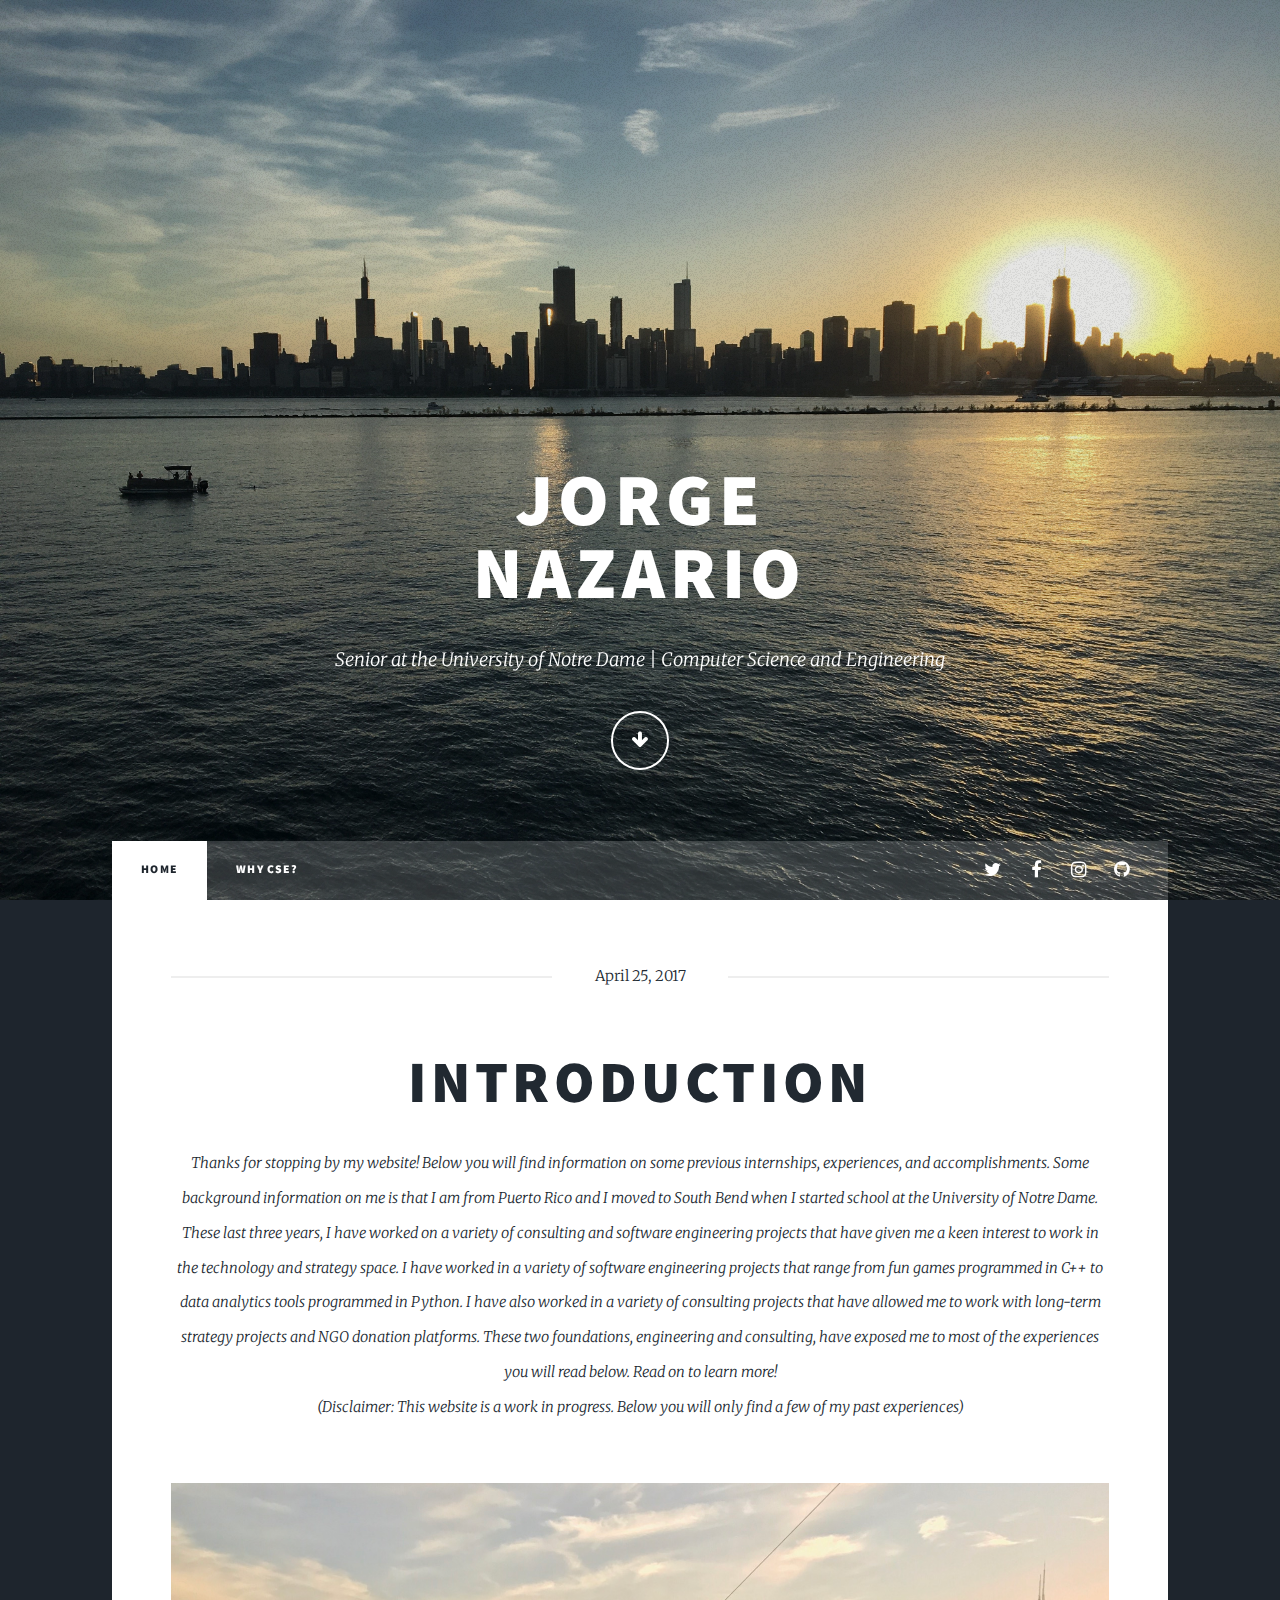
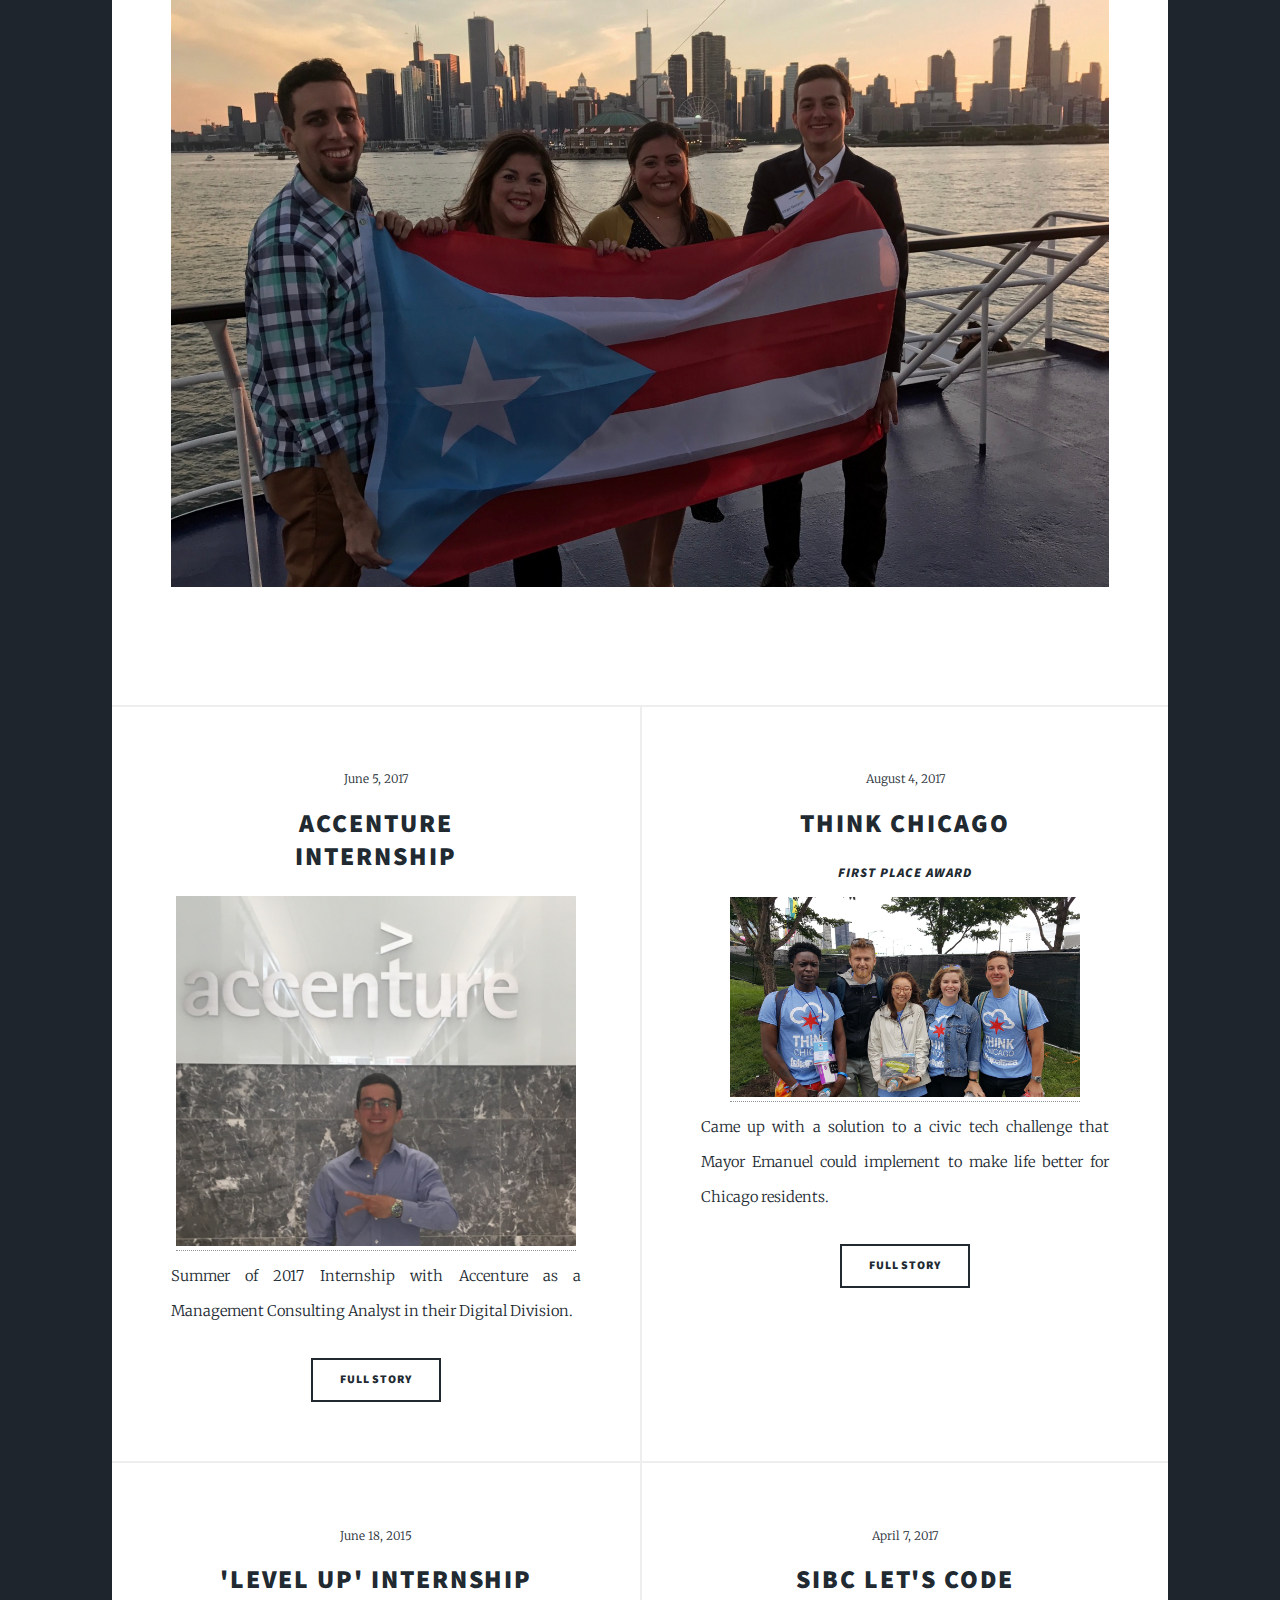
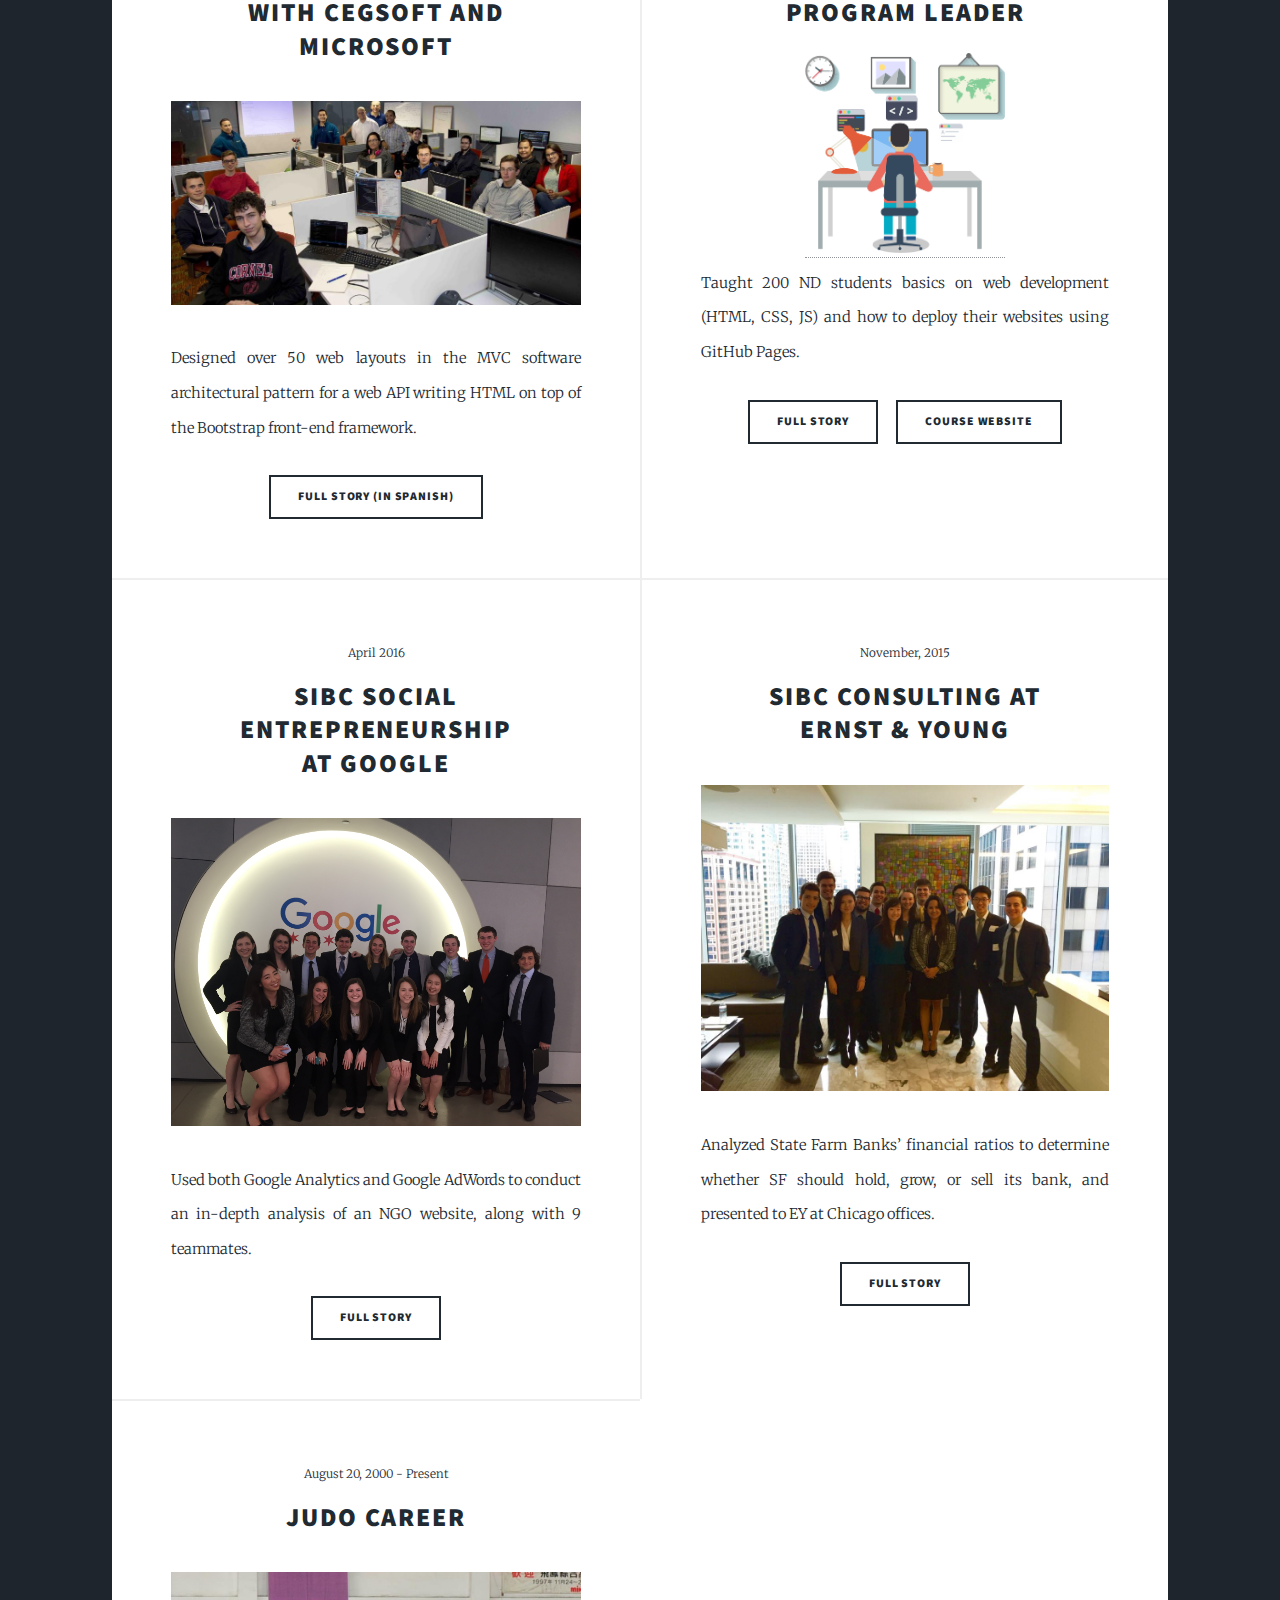
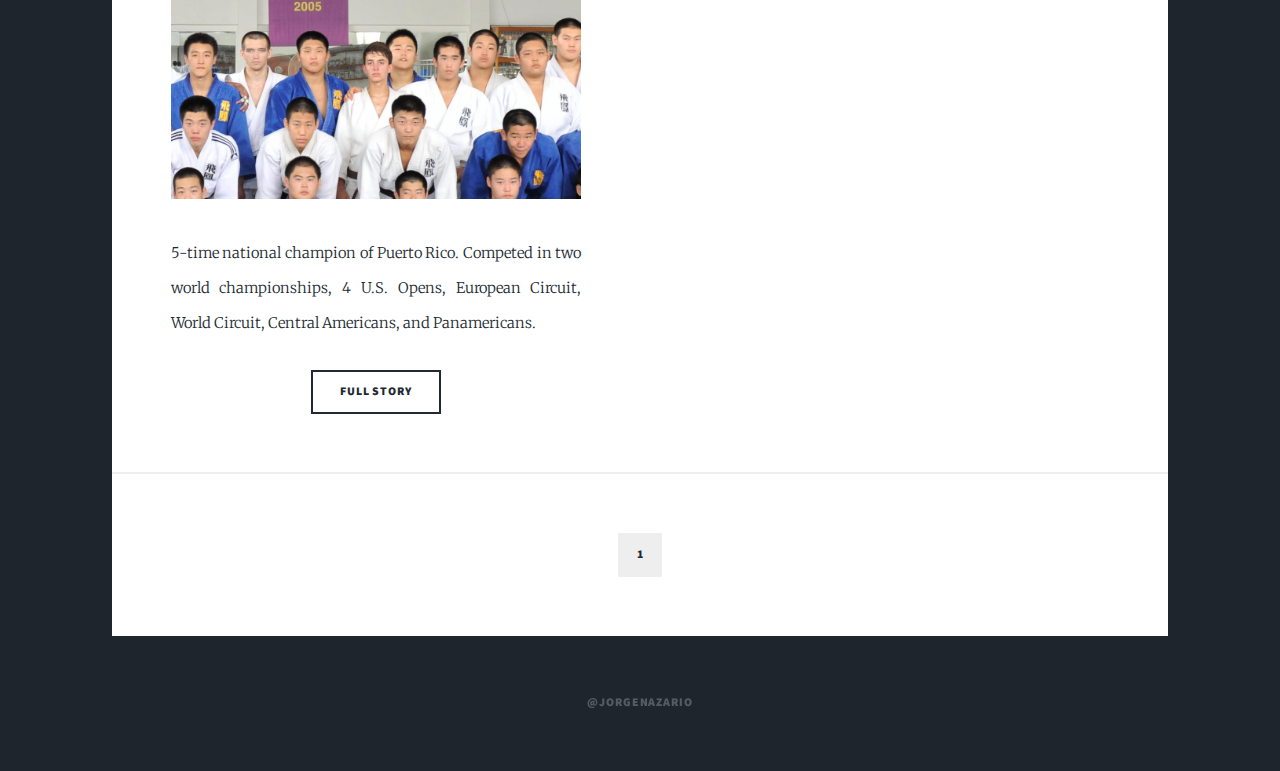
<file: index.html>
<!DOCTYPE HTML>
<!--
	Massively by HTML5 UP
	html5up.net | @ajlkn
	Free for personal and commercial use under the CCA 3.0 license (html5up.net/license)
-->
<html>
	<head>
		<title>Jorge Nazario</title>
		<meta charset="utf-8" />
		<meta name="viewport" content="width=device-width, initial-scale=1, user-scalable=no" />
		<link rel="stylesheet" href="assets/css/main.css" />
		<noscript><link rel="stylesheet" href="assets/css/noscript.css" /></noscript>
	</head>
	<body class="is-loading">

		<!-- Wrapper -->
			<div id="wrapper" class="fade-in">

				<!-- Intro -->
					<div id="intro">
						<h1>Jorge<br />
						Nazario</h1>
						<p>Senior at the University of Notre Dame | Computer Science and Engineering</p>
						<ul class="actions">
							<li><a href="#header" class="button icon solo fa-arrow-down scrolly">Continue</a></li>
						</ul>
					</div>

				<!-- Header -->
					<header id="header">
						
					</header>

				<!-- Nav -->
					<nav id="nav">
						<ul class="links">
							<li class="active"><a href="index.html">Home</a></li>
							<li><a href="cs.html">Why CSE?</a></li>
						</ul>
						<ul class="icons">
							<li><a href="https://twitter.com/jorginazario?lang=en" class="icon fa-twitter"><span class="label">Twitter</span></a></li>
							<li><a href="https://www.facebook.com/jorge.nazario.1253" class="icon fa-facebook"><span class="label">Facebook</span></a></li>
							<li><a href="https://www.instagram.com/jorginazario/" class="icon fa-instagram"><span class="label">Instagram</span></a></li>
							<li><a href="https://github.com/jorginazario" class="icon fa-github"><span class="label">GitHub</span></a></li>
						</ul>
					</nav>

				<!-- Main -->
					<div id="main">

						<!-- Featured Post -->
							<article class="post featured">
								<header class="major">
									<span class="date">April 25, 2017</span>
                                    
									   <h2><a>Introduction</a></h2>
                                    
									<p>Thanks for stopping by my website! Below you will find information on some previous internships, experiences, and accomplishments. Some background information on me is that I am from Puerto Rico and I moved to South Bend when I started school at the University of Notre Dame. These last three years, I have worked on a variety of consulting and software engineering projects that have given me a keen interest to work in the technology and strategy space. I have worked in a variety of software engineering projects that range from fun games programmed in C++ to data analytics tools programmed in Python. I have also worked in a variety of consulting projects that have allowed me to work with long-term strategy projects and NGO donation platforms. These two foundations, engineering and consulting, have exposed me to most of the experiences you will read below. Read on to learn more! <br/> <bold> (Disclaimer: This website is a work in progress. Below you will only find a few of my past experiences) </bold>
 <br/> 
								</header>
								<a href="" class="image main"><img src="images/PR-Accenture.jpg" alt="" /></a>
							</article>

						<!-- Posts -->
							<section class="posts">
								<article>
									<header>
										<span class="date">June 5, 2017</span>
										<h2><a href="accenture.html">Accenture<br />
										Internship</a></h2>
									</header>
									<a href="accenture.html"><img src="images/Accenture_Profile1.jpg" height="350" width="400" /></a>
									<p align="center">Summer of 2017 Internship with Accenture as a Management Consulting Analyst in their Digital Division.</p>
									<ul class="actions">
										<li><a href="accenture.html" class="button">Full Story</a></li>
									</ul>
								</article>
								<article>
									<header>
										<span class="date">August 4, 2017</span>
										<h2><a href="thinkchicago.html">Think Chicago<br />
										</a></h2>
                    <h5><i>First place award</i></h5>
                   </header>
									<a href="thinkchicago.html"><img src="images/ThinkChicago.jpeg" height="200" width="350" /></a>
									<p>Came up with a solution to a civic tech challenge that Mayor Emanuel could implement to make life better for Chicago residents.</p>
									<ul class="actions">
										<li><a href="thinkchicago.html" class="button">Full Story</a></li>
									</ul>
								</article>
								<article>
									<header>
										<span class="date">June 18, 2015</span>
										<h2><a href="https://www.elnuevodia.com/tecnologia/tecnologia/nota/internadotecnologicolevelupengfrmedia-2061780/">'Level Up' Internship<br />
										with CEGsoft and Microsoft</a></h2>
									</header>
									<a href="https://www.elnuevodia.com/tecnologia/tecnologia/nota/internadotecnologicolevelupengfrmedia-2061780/" class="image fit"><img src="images/LevelUp.jpg" alt="" /></a>
									<p>Designed over 50 web layouts in the MVC software architectural pattern for a web API writing HTML on top of the Bootstrap front-end framework.</p>
									<ul class="actions">
										<li><a href="https://www.elnuevodia.com/tecnologia/tecnologia/nota/internadotecnologicolevelupengfrmedia-2061780/" class="button">Full Story (In Spanish)</a></li>
									</ul>
								</article>
								<article>
									<header>
										<span class="date">April 7, 2017</span>
										<h2><a href="letscode.html">SIBC Let's Code<br />
										Program Leader</a></h2>
									</header>
									<a href="letscode.html"><img src="images/webdevelopment.png" height="200" width="200" /></a>
									<p>Taught 200 ND students basics on web development (HTML, CSS, JS) and how to deploy their websites using GitHub Pages.</p>
									<ul class="actions">
										<li><a href="letscode.html" class="button">Full Story</a></li>
                                        <li><a href="https://jorginazario.github.io/letscode/" class="button">Course Website</a></li>
									</ul>
								</article>
								<article>
									<header>
										<span class="date">April 2016</span>
										<h2><a href="google.html">SIBC Social Entrepreneurship<br />
										at Google</a></h2>
									</header>
									<a href="google.html" class="image fit"><img src="images/Google_Group.JPG" alt="" /></a>
									<p>Used both Google Analytics and Google AdWords to conduct an in-depth analysis of an NGO website, along with 9 teammates.</p>
									<ul class="actions">
										<li><a href="google.html" class="button">Full Story</a></li>
									</ul>
								</article>
								<article>
									<header>
										<span class="date">November, 2015</span>
										<h2><a href="EY.html">SIBC Consulting at<br />
										Ernst & Young</a></h2>
									</header>
									<a href="EY.html" class="image fit"><img src="images/EY.JPG" alt="" /></a>
									<p>Analyzed State Farm Banks’ financial ratios to determine whether SF should hold, grow, or sell its bank, and presented to EY at Chicago offices.</p>
									<ul class="actions">
										<li><a href="EY.html" class="button">Full Story</a></li>
									</ul>
								</article>
								<article>
									<header>
										<span class="date">August 20, 2000 - Present</span>
										<h2><a href="judo.html">Judo Career<br /></a></h2>
									</header>
									<a href="judo.html" class="image fit"><img src="images/judo.jpg" alt="" /></a>
									<p>5-time national champion of Puerto Rico. Competed in two world championships, 4 U.S. Opens, European Circuit, World Circuit, Central Americans, and Panamericans.</p>
									<ul class="actions">
										<li><a href="judo.html" class="button">Full Story</a></li>
									</ul>
								</article>
								
          
							</section>                            

						<!-- Footer -->
							<footer>
								<div class="pagination">
									<!--<a href="#" class="previous">Prev</a>-->
									<a href="#" class="page active">1</a>
								</div>
							</footer>

					</div>

				<!-- Footer -->
					<!--<footer id="footer">
						<section>
							<form method="post" action="#">
								<div class="field">
									<label for="name">Name</label>
									<input type="text" name="name" id="name" />
								</div>
								<div class="field">
									<label for="email">Email</label>
									<input type="text" name="email" id="email" />
								</div>
								<div class="field">
									<label for="message">Message</label>
									<textarea name="message" id="message" rows="3"></textarea>
								</div>
								<ul class="actions">
									<li><input type="submit" value="Send Message" /></li>
								</ul>
							</form>
						</section>
						<section class="split contact">
							<section class="alt">
								<h3>Address</h3>
								<p>1234 Somewhere Road #87257<br />
								Nashville, TN 00000-0000</p>
							</section>
							<section>
								<h3>Phone</h3>
								<p><a href="#">(000) 000-0000</a></p>
							</section>
							<section>
								<h3>Email</h3>
								<p><a href="#">info@untitled.tld</a></p>
							</section>
							<section>
								<h3>Social</h3>
								<ul class="icons alt">
									<li><a href="#" class="icon alt fa-twitter"><span class="label">Twitter</span></a></li>
									<li><a href="#" class="icon alt fa-facebook"><span class="label">Facebook</span></a></li>
									<li><a href="#" class="icon alt fa-instagram"><span class="label">Instagram</span></a></li>
									<li><a href="#" class="icon alt fa-github"><span class="label">GitHub</span></a></li>
								</ul>
							</section>
						</section>
					</footer>-->

				<!-- Copyright -->
					<div id="copyright">
						<ul><li>@JorgeNazario</li></a></li></ul>
					</div>

			</div>

		<!-- Scripts -->
			<script src="assets/js/jquery.min.js"></script>
			<script src="assets/js/jquery.scrollex.min.js"></script>
			<script src="assets/js/jquery.scrolly.min.js"></script>
			<script src="assets/js/skel.min.js"></script>
			<script src="assets/js/util.js"></script>
			<script src="assets/js/main.js"></script>

	</body>
</html>
</file>
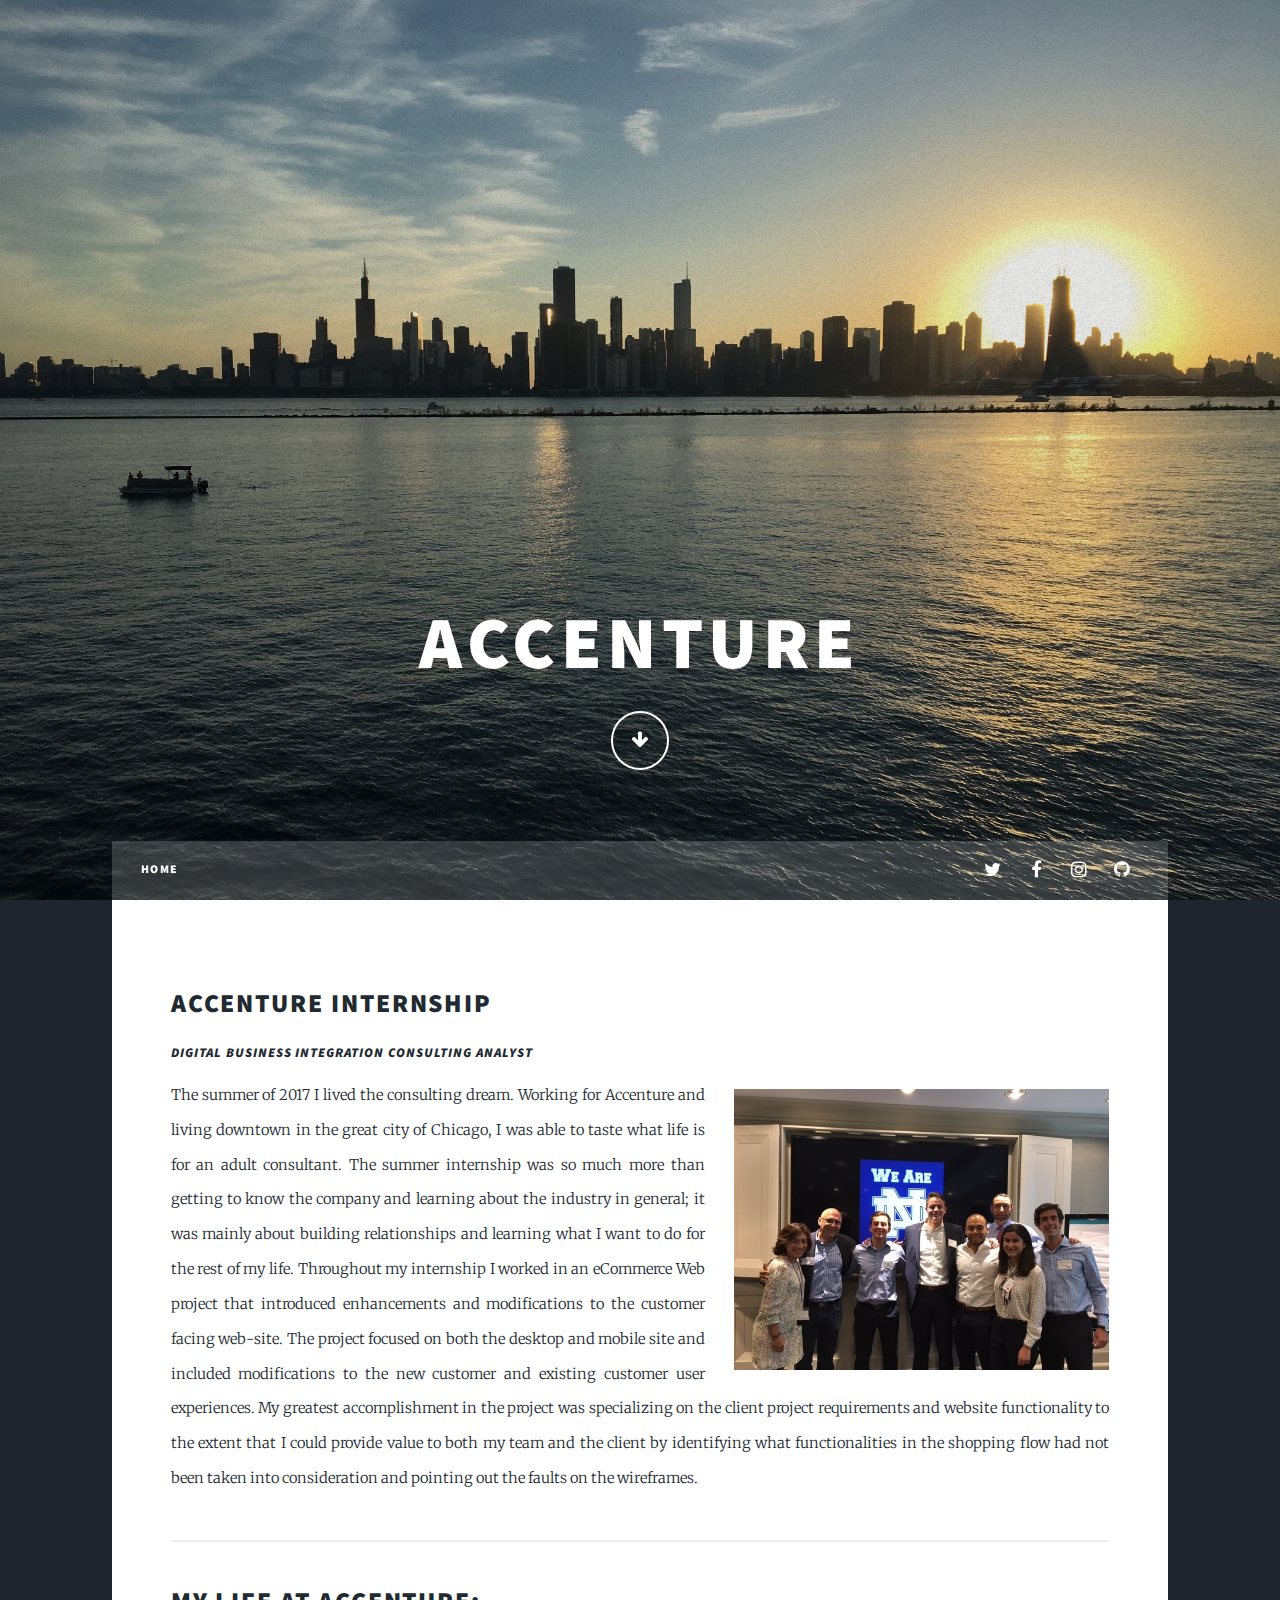
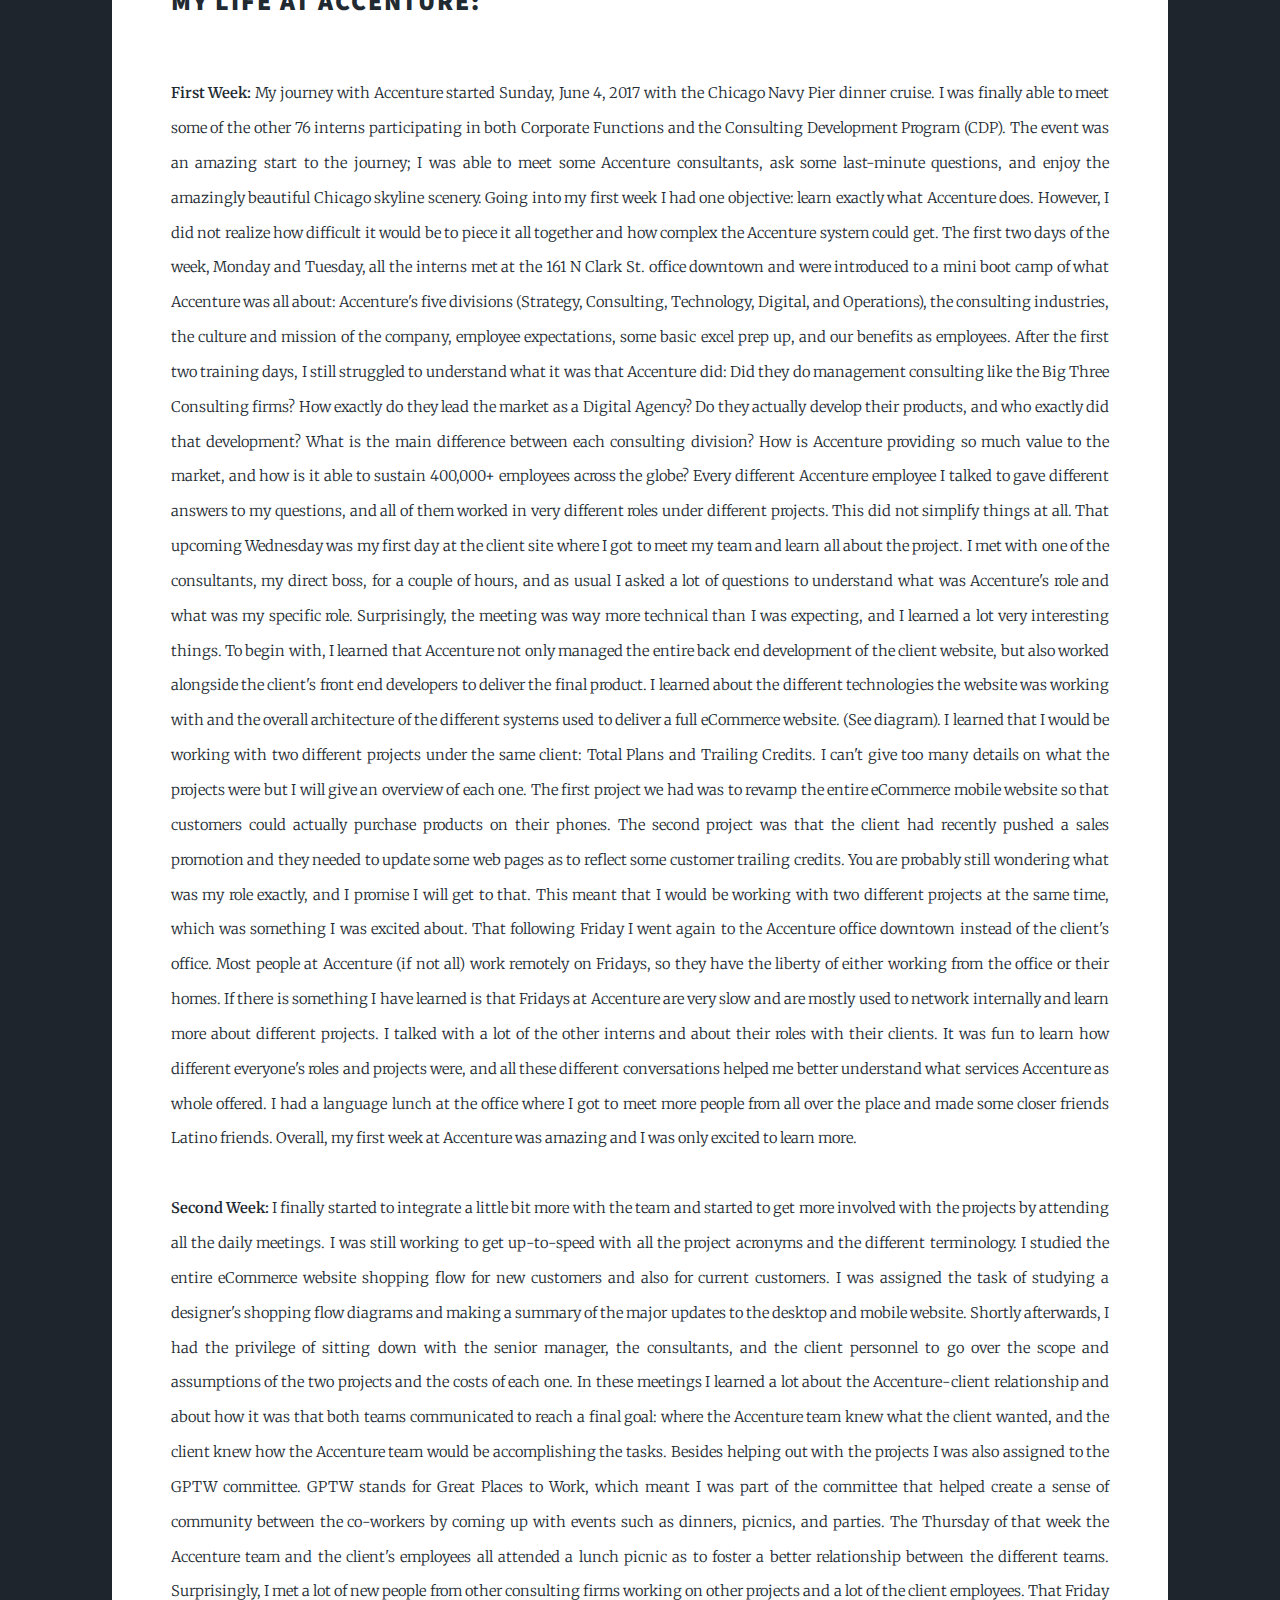
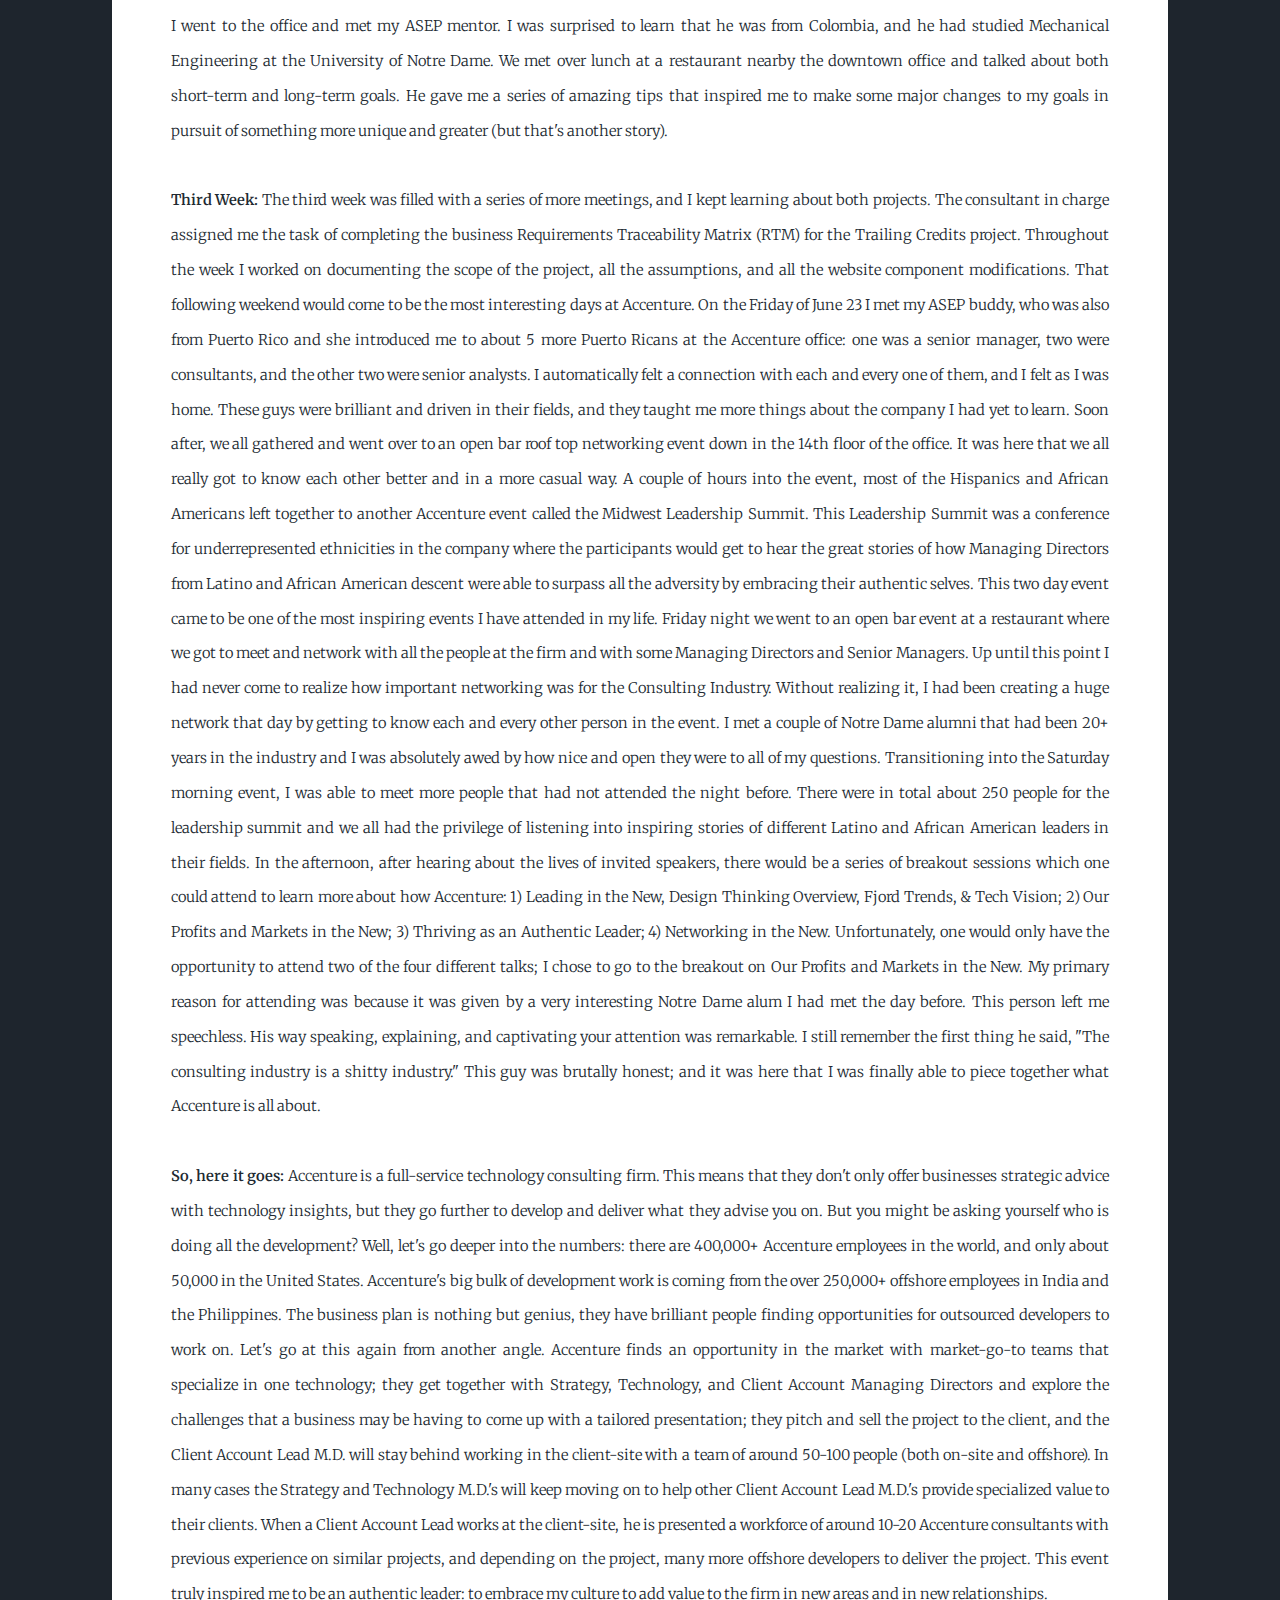
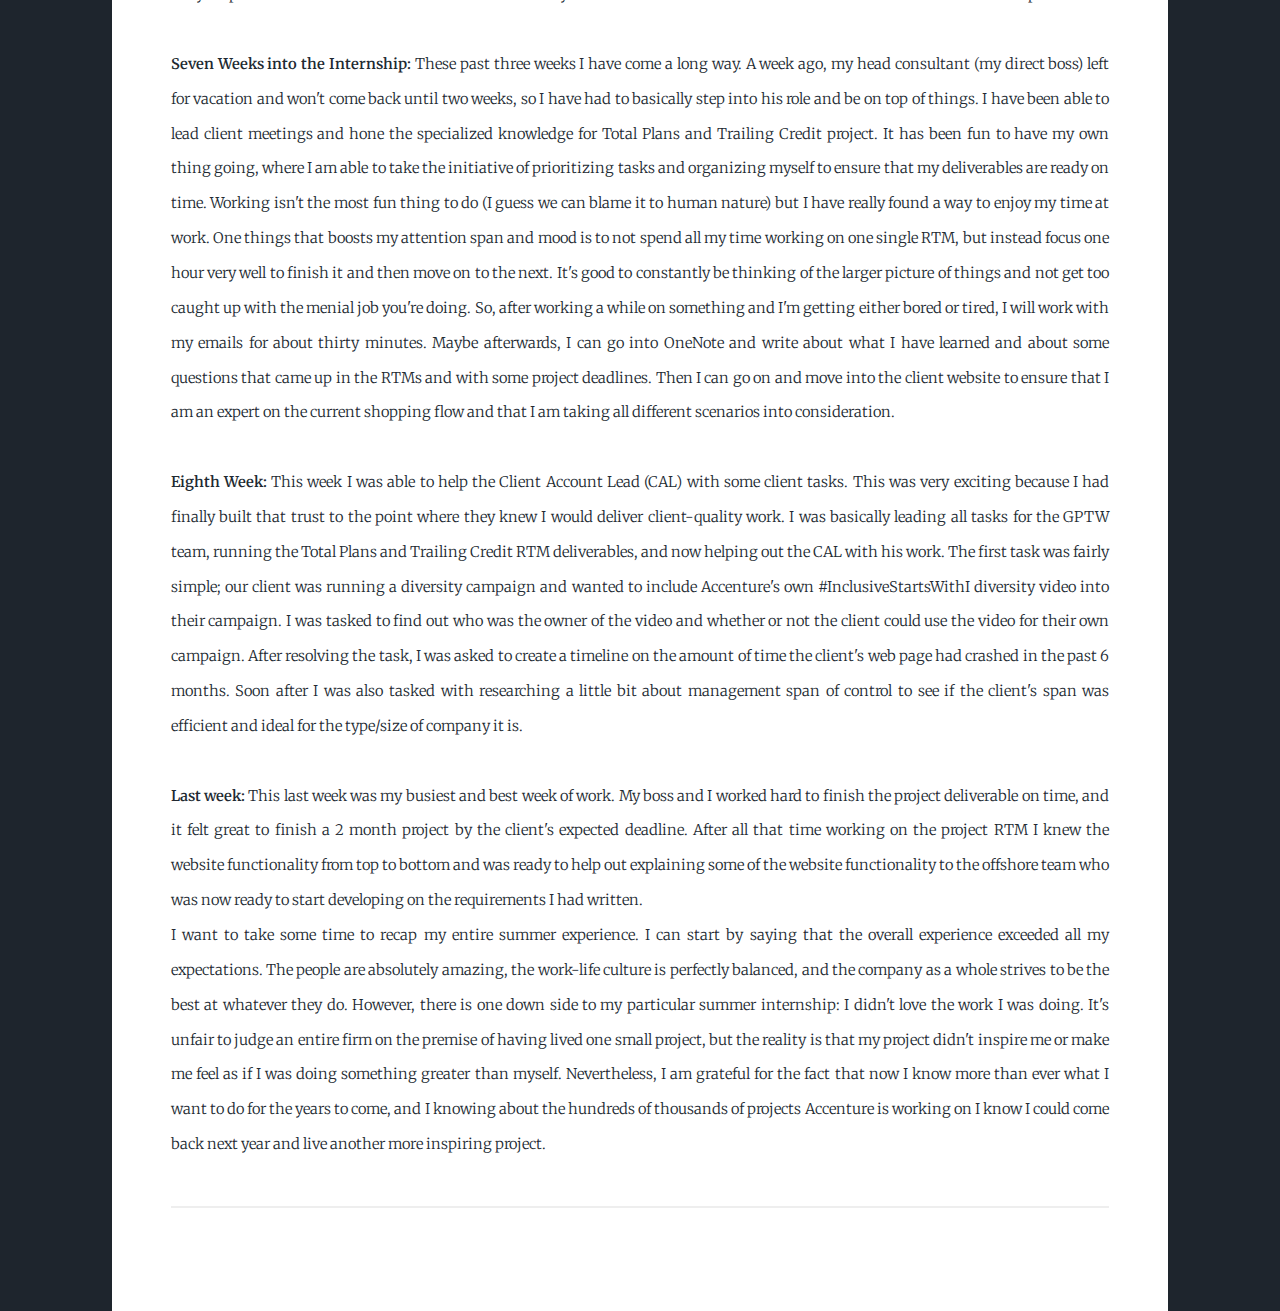
<file: accenture.html>
<!DOCTYPE HTML>
<!--
	Massively by HTML5 UP
	html5up.net | @ajlkn
	Free for personal and commercial use under the CCA 3.0 license (html5up.net/license)
-->
<html>
	<head>
		<title>Accenture</title>
		<meta charset="utf-8" />
		<meta name="viewport" content="width=device-width, initial-scale=1, user-scalable=no" />
		<link rel="stylesheet" href="assets/css/main.css" />
		<noscript><link rel="stylesheet" href="assets/css/noscript.css" /></noscript>
	</head>
	<body class="is-loading">

		<!-- Wrapper -->
        
			<div id="wrapper">
                <div id="intro">
						<h1>Accenture</h1>
						<ul class="actions">
							<li><a href="#header" class="button icon solo fa-arrow-down scrolly">Continue</a></li>
						</ul>
				</div>
				<!-- Header -->
					<header id="header">
					</header>

				<!-- Nav -->
					<nav id="nav">
						<ul class="links">
							<li><a href="index.html">Home</a></li>
						</ul>
						<ul class="icons">
							<li><a href="https://twitter.com/jorginazario?lang=en" class="icon fa-twitter"><span class="label">Twitter</span></a></li>
							<li><a href="https://www.facebook.com/jorge.nazario.1253" class="icon fa-facebook"><span class="label">Facebook</span></a></li>
							<li><a href="https://www.instagram.com/jorginazario/" class="icon fa-instagram"><span class="label">Instagram</span></a></li>
							<li><a href="https://github.com/jorginazario" class="icon fa-github"><span class="label">GitHub</span></a></li>
						</ul>
					</nav>

				<!-- Main -->
					<div id="main">

						<!-- Post -->
							<section class="post">

									<h2>Accenture Internship</h2>
                                    <h5><i>Digital Business Integration Consulting Analyst</i></h5>
									<p><span class="image right"><img src="images/we_are_nd.jpg" alt="" /></span>
                                    The summer of 2017 I lived the consulting dream. Working for Accenture and living downtown in the great city of Chicago, I was able to taste what life is for an adult consultant. The summer internship was so much more than getting to know the company and learning about the industry in general; it was mainly about building relationships and learning what I want to do for the rest of my life. Throughout my internship I worked in an eCommerce Web project that introduced enhancements and modifications to the customer facing web-site. The project focused on both the desktop and mobile site and included modifications to the new customer and existing customer user experiences. My greatest accomplishment in the project was specializing on the client project requirements and website functionality to the extent that I could provide value to both my team and the client by identifying what functionalities in the shopping flow had not been taken into consideration and pointing out the faults on the wireframes.
                                    </p>
                                    <div class="center">
                                    </div>
                                    <hr />
                                    <h2>My life at Accenture:</h2><br>
                                    <p>
                                    <b>First Week:</b>
                                    My journey with Accenture started Sunday, June 4, 2017 with the Chicago Navy Pier dinner cruise. I was finally able to meet some of the other 76 interns participating in both Corporate Functions and the Consulting Development Program (CDP). The event was an amazing start to the journey; I was able to meet some Accenture consultants, ask some last-minute questions, and enjoy the amazingly beautiful Chicago skyline scenery. 

                                    Going into my first week I had one objective: learn exactly what Accenture does. However, I did not realize how difficult it would be to piece it all together and how complex the Accenture system could get. The first two days of the week, Monday and Tuesday, all the interns met at the 161 N Clark St. office downtown and were introduced to a mini boot camp of what Accenture was all about: Accenture's five divisions (Strategy, Consulting, Technology, Digital, and Operations), the consulting industries, the culture and mission of the company, employee expectations, some basic excel prep up, and our benefits as employees. After the first two training days, I still struggled to understand what it was that Accenture did:

                                    Did they do management consulting like the Big Three Consulting firms? How exactly do they lead the market as a Digital Agency? Do they actually develop their products, and who exactly did that development? What is the main difference between each consulting division? How is Accenture providing so much value to the market, and how is it able to sustain 400,000+ employees across the globe?

                                    Every different Accenture employee I talked to gave different answers to my questions, and all of them worked in very different roles under different projects. This did not simplify things at all. 
                                     That upcoming Wednesday was my first day at the client site where I got to meet my team and learn all about the project. I met with one of the consultants, my direct boss, for a couple of hours, and as usual I asked a lot of questions to understand what was Accenture's role and what was my specific role. Surprisingly, the meeting was way more technical than I was expecting, and I learned a lot very interesting things. To begin with, I learned that Accenture not only managed the entire back end development of the client website, but also worked alongside the client's front end developers to deliver the final product. I learned about the different technologies the website was working with and the overall architecture of the different systems used to deliver a full eCommerce website. (See diagram). 
                                    I learned that I would be working with two different projects under the same client: Total Plans and Trailing Credits. I can't give too many details on what the projects were but I will give an overview of each one. The first project we had was to revamp the entire eCommerce mobile website so that customers could actually purchase products on their phones. The second project was that the client had recently pushed a sales promotion and they needed to update some web pages as to reflect some customer trailing credits. You are probably still wondering what was my role exactly, and I promise I will get to that.
                                    This meant that I would be working with two different projects at the same time, which was something I was excited about.

                                    That following Friday I went again to the Accenture office downtown instead of the client's office. Most people at Accenture (if not all) work remotely on Fridays, so they have the liberty of either working from the office or their homes. If there is something I have learned is that Fridays at Accenture are very slow and are mostly used to network internally and learn more about different projects. I talked with a lot of the other interns and about their roles with their clients. It was fun to learn how different everyone's roles and projects were, and all these different conversations helped me better understand what services Accenture as whole offered. I had a language lunch at the office where I got to meet more people from all over the place and made some closer friends Latino friends. Overall, my first week at Accenture was amazing and I was only excited to learn more.<br/><br/>

                                    <b>Second Week:</b>

                                    I finally started to integrate a little bit more with the team and started to get more involved with the projects by attending all the daily meetings. I was still working to get up-to-speed with all the project acronyms and the different terminology. I studied the entire eCommerce website shopping flow for new customers and also for current customers. I was assigned the task of studying a designer's shopping flow diagrams and making a summary of the major updates to the desktop and mobile website. Shortly afterwards, I had the privilege of sitting down with the senior manager, the consultants, and the client personnel to go over the scope and assumptions of the two projects and the costs of each one. In these meetings I learned a lot about the Accenture-client relationship and about how it was that both teams communicated to reach a final goal: where the Accenture team knew what the client wanted, and the client knew how the Accenture team would be accomplishing the tasks. 

                                    Besides helping out with the projects I was also assigned to the GPTW committee. GPTW stands for Great Places to Work, which meant I was part of the committee that helped create a sense of community between the co-workers by coming up with events such as dinners, picnics, and parties. The Thursday of that week the Accenture team and the client's employees all attended a lunch picnic as to foster a better relationship between the different teams. Surprisingly, I met a lot of new people from other consulting firms working on other projects and a lot of the client employees. 

                                    That Friday I went to the office and met my ASEP mentor. I was surprised to learn that he was from Colombia, and he had studied Mechanical Engineering at the University of Notre Dame. We met over lunch at a restaurant nearby the downtown office and talked about both short-term and long-term goals. He gave me a series of amazing tips that inspired me to make some major changes to my goals in pursuit of something more unique and greater (but that's another story). <br/><br/>

                                    <b>Third Week:</b>

                                    The third week was filled with a series of more meetings, and I kept learning about both projects. The consultant in charge assigned me the task of completing the business Requirements Traceability Matrix (RTM) for the Trailing Credits project. Throughout the week I worked on documenting the scope of the project, all the assumptions, and all the website component modifications. 

                                    That following weekend would come to be the most interesting days at Accenture. On the Friday of June 23 I met my ASEP buddy, who was also from Puerto Rico and she introduced me to about 5 more Puerto Ricans at the Accenture office: one was a senior manager, two were consultants, and the other two were senior analysts. I automatically felt a connection with each and every one of them, and I felt as I was home. These guys were brilliant and driven in their fields, and they taught me more things about the company I had yet to learn. 

                                    Soon after, we all gathered and went over to an open bar roof top networking event down in the 14th floor of the office. It was here that we all really got to know each other better and in a more casual way. 

                                    A couple of hours into the event, most of the Hispanics and African Americans left together to another Accenture event called the Midwest Leadership Summit. This Leadership Summit was a conference for underrepresented ethnicities in the company where the participants would get to hear the great stories of how Managing Directors from Latino and African American descent were able to surpass all the adversity by embracing their authentic selves. This two day event came to be one of the most inspiring events I have attended in my life. 

                                    Friday night we went to an open bar event at a restaurant where we got to meet and network with all the people at the firm and with some Managing Directors and Senior Managers. Up until this point I had never come to realize how important networking was for the Consulting Industry. Without realizing it, I had been creating a huge network that day by getting to know each and every other person in the event. I met a couple of Notre Dame alumni that had been 20+ years in the industry and I was absolutely awed by how nice and open they were to all of my questions. Transitioning into the Saturday morning event, I was able to meet more people that had not attended the night before. There were in total about 250 people for the leadership summit and we all had the privilege of listening into inspiring stories of different Latino and African American leaders in their fields. In the afternoon, after hearing about the lives of invited speakers, there would be a series of breakout sessions which one could attend to learn more about how Accenture: 1) Leading in the New, Design Thinking Overview, Fjord Trends, & Tech Vision; 2) Our Profits and Markets in the New; 3) Thriving as an Authentic Leader; 4) Networking in the New. Unfortunately, one would only have the opportunity to attend two of the four different talks; I chose to go to the breakout on Our Profits and Markets in the New. My primary reason for attending was because it was given by a very interesting Notre Dame alum I had met the day before. This person left me speechless. His way speaking, explaining, and captivating your attention was remarkable. I still remember the first thing he said, "The consulting industry is a shitty industry." This guy was brutally honest; and it was here that I was finally able to piece together what Accenture is all about. <br/><br/>
                                        
                                    <b>So, here it goes:</b>

                                    Accenture is a full-service technology consulting firm. This means that they don't only offer businesses strategic advice with technology insights, but they go further to develop and deliver what they advise you on. But you might be asking yourself who is doing all the development? Well, let's go deeper into the numbers: there are 400,000+ Accenture employees in the world, and only  about 50,000 in the United States. Accenture's big bulk of development work is coming from the over 250,000+ offshore employees in India and the Philippines. The business plan is nothing but genius, they have brilliant people finding opportunities for outsourced developers to work on.

                                    Let's go at this again from another angle. Accenture finds an opportunity in the market with market-go-to teams that specialize in one technology; they get together with Strategy, Technology, and Client Account Managing Directors and explore the challenges that a business may be having to come up with a tailored presentation; they pitch and sell the project to the client, and the Client Account Lead M.D. will stay behind working in the client-site with a team of around 50-100 people (both on-site and offshore). In many cases the Strategy and Technology M.D.'s will keep moving on to help other Client Account Lead M.D.'s provide specialized value to their clients. When a Client Account Lead works at the client-site, he is presented a workforce of around 10-20 Accenture consultants with previous experience on similar projects, and depending on the project, many more offshore developers to deliver the project. 

                                    This event truly inspired me to be an authentic leader: to embrace my culture to add value to the firm in new areas and in new relationships. <br/><br/>



                                    <b>Seven Weeks into the Internship:</b>

                                    These past three weeks I have come a long way.  A week ago, my head consultant (my direct boss) left for vacation and won't come back until two weeks, so I have had to basically step into his role and be on top of things. I have been able to lead client meetings and hone the specialized knowledge for Total Plans and Trailing Credit project. It has been fun to have my own thing going, where I am able to take the initiative of prioritizing tasks and organizing myself to ensure that my deliverables are ready on time. 

                                    Working isn't the most fun thing to do (I guess we can blame it to human nature) but I have really found a way to enjoy my time at work. One things that boosts my attention span and mood is to not spend all my time working on one single RTM, but instead focus one hour very well to finish it and then move on to the next. It's good to constantly be thinking of the larger picture of things and not get too caught up with the menial job you're doing. So, after working a while on something and I'm getting either bored or tired, I will work with my emails for about thirty minutes. Maybe afterwards, I can go into OneNote and write about what I have learned and about some questions that came up in the RTMs and with some project deadlines. Then I can go on and move into the client website to ensure that I am an expert on the current shopping flow and that I am taking all different scenarios into consideration. <br/><br/>

                                    <b>Eighth Week:</b>

                                    This week I was able to help the Client Account Lead (CAL) with some client tasks. This was very exciting because I had finally built that trust to the point where they knew I would deliver client-quality work. I was basically leading all tasks for the GPTW team, running the Total Plans and Trailing Credit RTM deliverables, and now helping out the CAL with his work. The first task was fairly simple; our client was running a diversity campaign and wanted to include Accenture's own #InclusiveStartsWithI diversity video into their campaign. I was tasked to find out who was the owner of the video and whether or not the client could use the video for their own campaign. After resolving the task, I was asked to create a timeline on the amount of time the client's web page had  crashed in the past 6 months. Soon after I was also tasked with researching a little bit about management span of control to see if the client's span was efficient and ideal for the type/size of company it is. <br/><br/>
                                        
                                    <b>Last week:</b>
                                    
                                    This last week was my busiest and best week of work. My boss and I worked hard to finish the project deliverable on time, and it felt great to finish a 2 month project by the client's expected deadline. After all that time working on the project RTM I knew the website functionality from top to bottom and was ready to help out explaining some of the website functionality to the offshore team who was now ready to start developing on the requirements I had written.<br/> I want to take some time to recap my entire summer experience. I can start by saying that the overall experience exceeded all my expectations. The people are absolutely amazing, the work-life culture is perfectly balanced, and the company as a whole strives to be the best at whatever they do. However, there is one down side to my particular summer internship: I didn't love the work I was doing. It's unfair to judge an entire firm on the premise of having lived one small project, but the reality is that my project didn't inspire me or make me feel as if I was doing something greater than myself. Nevertheless, I am grateful for the fact that now I know more than ever what I want to do for the years to come, and I knowing about the hundreds of thousands of projects Accenture is working on I know I could come back next year and live another more inspiring project.
 
                                    </p>
                                    
                                
                                    
									<hr />
                        </section>
                </div>

			</div>

		<!-- Scripts -->
			<script src="assets/js/jquery.min.js"></script>
			<script src="assets/js/jquery.scrollex.min.js"></script>
			<script src="assets/js/jquery.scrolly.min.js"></script>
			<script src="assets/js/skel.min.js"></script>
			<script src="assets/js/util.js"></script>
			<script src="assets/js/main.js"></script>

	</body>
</html>
</file>
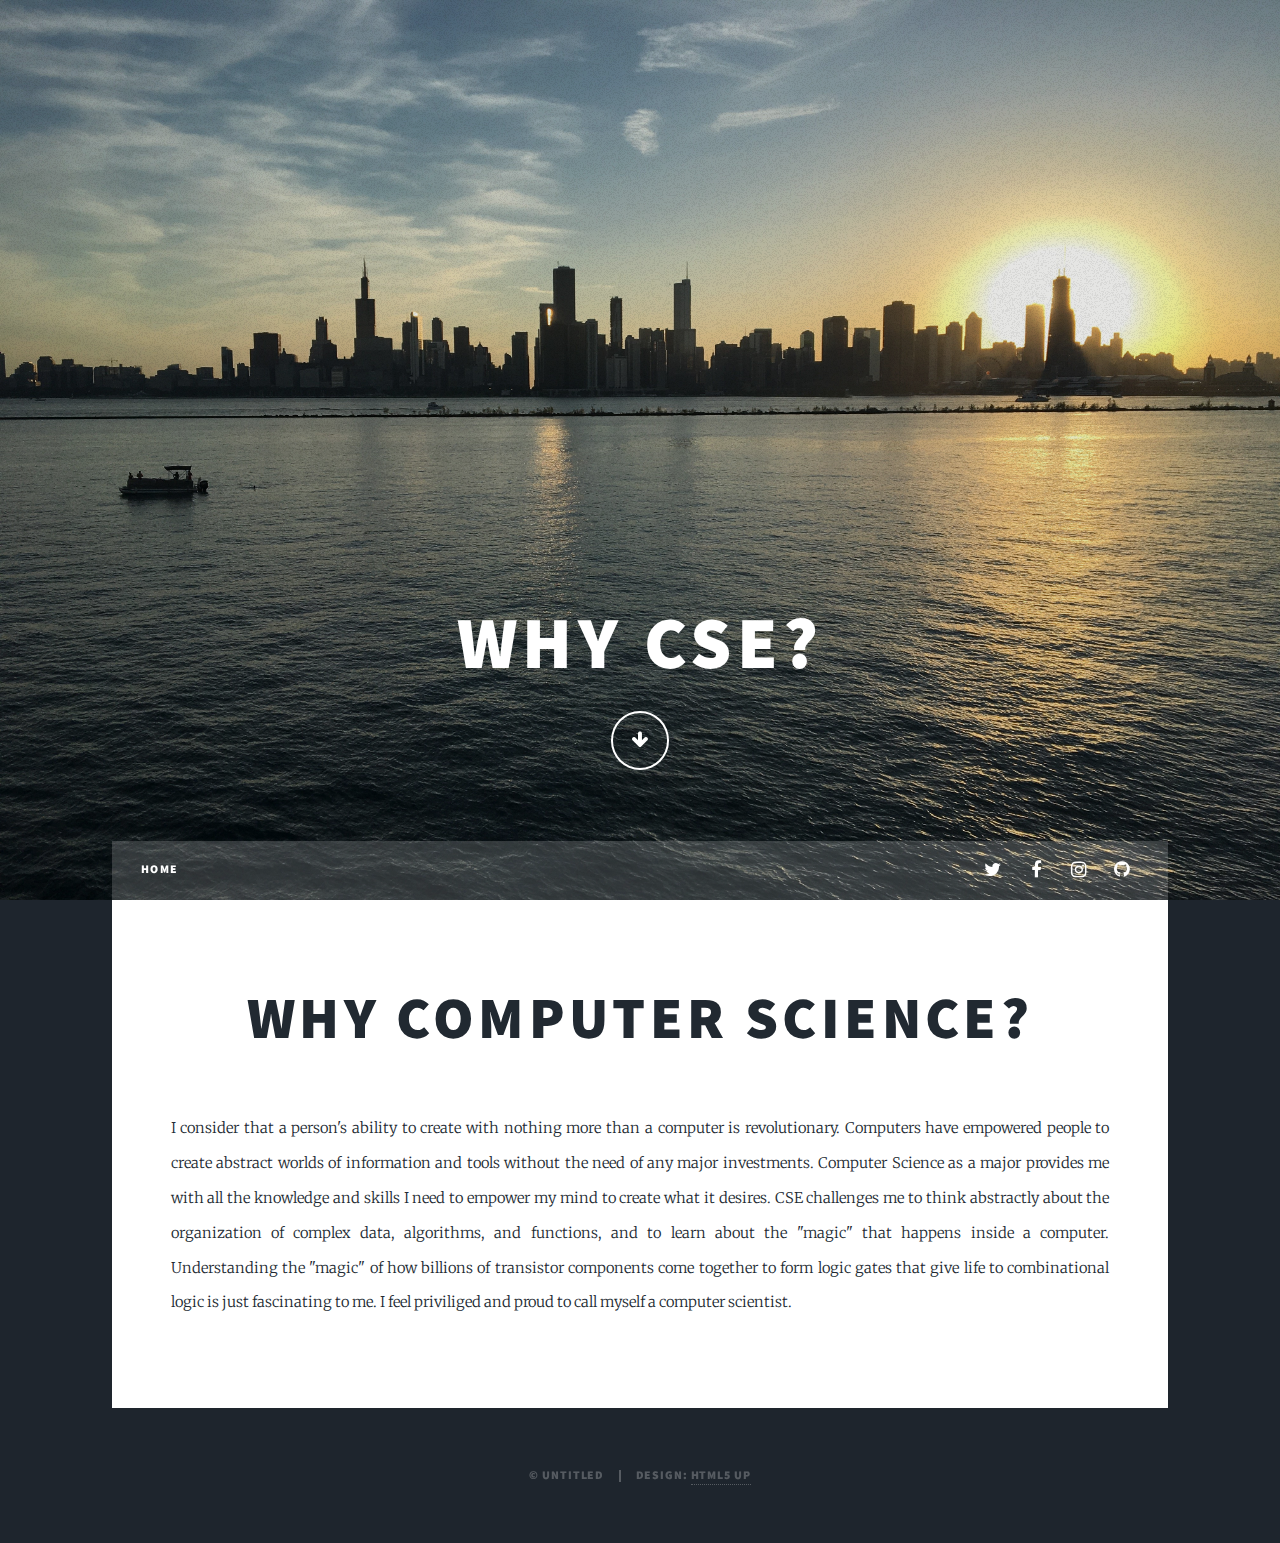
<file: cs.html>
<!DOCTYPE HTML>
<!--
	Massively by HTML5 UP
	html5up.net | @ajlkn
	Free for personal and commercial use under the CCA 3.0 license (html5up.net/license)
-->
<html>
	<head>
		<title>Why CSE?</title>
		<meta charset="utf-8" />
		<meta name="viewport" content="width=device-width, initial-scale=1, user-scalable=no" />
		<link rel="stylesheet" href="assets/css/main.css" />
		<noscript><link rel="stylesheet" href="assets/css/noscript.css" /></noscript>
	</head>
	<body class="is-loading">

		<!-- Wrapper -->
			<div id="wrapper">
                <div id="intro">
						<h1>Why CSE?</h1>
						<ul class="actions">
							<li><a href="#header" class="button icon solo fa-arrow-down scrolly">Continue</a></li>
						</ul>
					</div>
                
				<!-- Header -->
					<header id="header">
						
					</header>

				<!-- Nav -->
					<nav id="nav">
						<ul class="links">
							<li><a href="index.html">Home</a></li>
						</ul>
						<ul class="icons">
							<li><a href="#" class="icon fa-twitter"><span class="label">Twitter</span></a></li>
							<li><a href="#" class="icon fa-facebook"><span class="label">Facebook</span></a></li>
							<li><a href="#" class="icon fa-instagram"><span class="label">Instagram</span></a></li>
							<li><a href="#" class="icon fa-github"><span class="label">GitHub</span></a></li>
						</ul>
					</nav>

				<!-- Main -->
					<div id="main">

						<!-- Post -->
							<section class="post">
								<header class="major">
									<h1>Why Computer Science?</h1>
								</header>

								<!-- Text stuff -->
							
									<p>
                                    I consider that a person's ability to create with nothing more than a computer is revolutionary. Computers have empowered people to create abstract worlds of information and tools without the need of any major investments. Computer Science as a major provides me with all the knowledge and skills I need to empower my mind to create what it desires. CSE challenges me to think abstractly about the organization of complex data, algorithms, and functions, and to learn about the "magic" that happens inside a computer. Understanding the "magic" of how billions of transistor components come together to form logic gates that give life to combinational logic is just fascinating to me. I feel priviliged and proud to call myself a computer scientist.
                                    </p>
									

							</section>

					</div>

				
				<!-- Copyright -->
					<div id="copyright">
						<ul><li>&copy; Untitled</li><li>Design: <a href="https://html5up.net">HTML5 UP</a></li></ul>
					</div>

			</div>

		<!-- Scripts -->
			<script src="assets/js/jquery.min.js"></script>
			<script src="assets/js/jquery.scrollex.min.js"></script>
			<script src="assets/js/jquery.scrolly.min.js"></script>
			<script src="assets/js/skel.min.js"></script>
			<script src="assets/js/util.js"></script>
			<script src="assets/js/main.js"></script>

	</body>
</html>
</file>
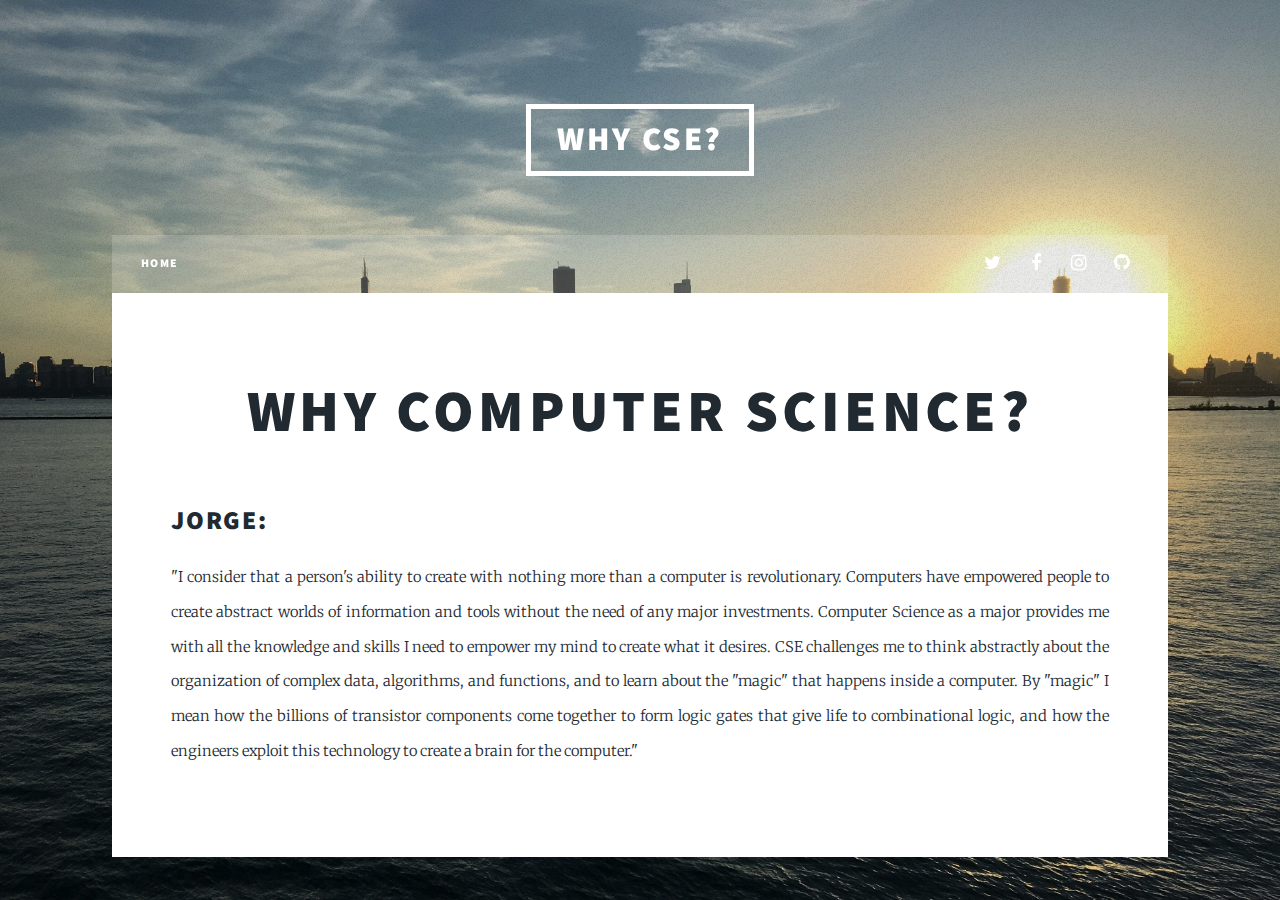
<file: elements.html>
<!DOCTYPE HTML>
<!--
	Massively by HTML5 UP
	html5up.net | @ajlkn
	Free for personal and commercial use under the CCA 3.0 license (html5up.net/license)
-->
<html>
	<head>
		<title>Why CSE?</title>
		<meta charset="utf-8" />
		<meta name="viewport" content="width=device-width, initial-scale=1, user-scalable=no" />
		<link rel="stylesheet" href="assets/css/main.css" />
		<noscript><link rel="stylesheet" href="assets/css/noscript.css" /></noscript>
	</head>
	<body class="is-loading">

		<!-- Wrapper -->
			<div id="wrapper">

				<!-- Header -->
					<header id="header">
						<a href="index.html" class="logo">Why CSE?</a>
					</header>

				<!-- Nav -->
					<nav id="nav">
						<ul class="links">
							<li><a href="index.html">Home</a></li>
						</ul>
						<ul class="icons">
							<li><a href="#" class="icon fa-twitter"><span class="label">Twitter</span></a></li>
							<li><a href="#" class="icon fa-facebook"><span class="label">Facebook</span></a></li>
							<li><a href="#" class="icon fa-instagram"><span class="label">Instagram</span></a></li>
							<li><a href="#" class="icon fa-github"><span class="label">GitHub</span></a></li>
						</ul>
					</nav>

				<!-- Main -->
					<div id="main">

						<!-- Post -->
							<section class="post">
								<header class="major">
									<h1>Why Computer Science?</h1>
								</header>

								<!-- Text stuff -->
									<h2>Jorge:</h2>
									<p>
                                    "I consider that a person's ability to create with nothing more than a computer is revolutionary. Computers have empowered people to create abstract worlds of information and tools without the need of any major investments. Computer Science as a major provides me with all the knowledge and skills I need to empower my mind to create what it desires. CSE challenges me to think abstractly about the organization of complex data, algorithms, and functions, and to learn about the "magic" that happens inside a computer. By "magic" I mean how the billions of transistor components come together to form logic gates that give life to combinational logic, and how the engineers exploit this technology to create a brain for the computer."
                                    </p>
                                    <!--
									<hr />
									<h2>Heading Level 2</h2>
									<h3>Heading Level 3</h3>
									<h4>Heading Level 4</h4>
									<h5>Heading Level 5</h5>
									<h6>Heading Level 6</h6>
									<hr />
									<header>
										<h2>Heading with a Subtitle</h2>
										<p>Lorem ipsum dolor sit amet nullam id egestas urna aliquam</p>
									</header>
									<p>Nunc lacinia ante nunc ac lobortis. Interdum adipiscing gravida odio porttitor sem non mi integer non faucibus ornare mi ut ante amet placerat aliquet. Volutpat eu sed ante lacinia sapien lorem accumsan varius montes viverra nibh in adipiscing blandit tempus accumsan.</p>
									<header>
										<h3>Heading with a Subtitle</h3>
										<p>Lorem ipsum dolor sit amet nullam id egestas urna aliquam</p>
									</header>
									<p>Nunc lacinia ante nunc ac lobortis. Interdum adipiscing gravida odio porttitor sem non mi integer non faucibus ornare mi ut ante amet placerat aliquet. Volutpat eu sed ante lacinia sapien lorem accumsan varius montes viverra nibh in adipiscing blandit tempus accumsan.</p>
									<header>
										<h4>Heading with a Subtitle</h4>
										<p>Lorem ipsum dolor sit amet nullam id egestas urna aliquam</p>
									</header>
									<p>Nunc lacinia ante nunc ac lobortis. Interdum adipiscing gravida odio porttitor sem non mi integer non faucibus ornare mi ut ante amet placerat aliquet. Volutpat eu sed ante lacinia sapien lorem accumsan varius montes viverra nibh in adipiscing blandit tempus accumsan.</p>

									<hr />

								
									<h2>Lists</h2>
									<div class="row">
										<div class="6u 12u$(small)">

											<h3>Unordered</h3>
											<ul>
												<li>Dolor pulvinar etiam.</li>
												<li>Sagittis lorem eleifend.</li>
												<li>Felis feugiat dolore viverra.</li>
												<li>Dolor pulvinar etiam.</li>
											</ul>

											<h3>Alternate</h3>
											<ul class="alt">
												<li>Dolor pulvinar etiam etiam.</li>
												<li>Sagittis adipiscing eleifend.</li>
												<li>Felis enim dolore viverra.</li>
												<li>Dolor pulvinar etiam etiam.</li>
											</ul>

										</div>
										<div class="6u$ 12u$(small)">

											<h3>Ordered</h3>
											<ol>
												<li>Dolor pulvinar etiam.</li>
												<li>Etiam vel felis at viverra.</li>
												<li>Felis enim feugiat magna.</li>
												<li>Etiam vel felis nullam.</li>
												<li>Felis enim et tempus.</li>
											</ol>

											<h3>Icons</h3>
											<ul class="icons">
												<li><a href="#" class="icon fa-twitter"><span class="label">Twitter</span></a></li>
												<li><a href="#" class="icon fa-facebook"><span class="label">Facebook</span></a></li>
												<li><a href="#" class="icon fa-instagram"><span class="label">Instagram</span></a></li>
												<li><a href="#" class="icon fa-github"><span class="label">Github</span></a></li>
												<li><a href="#" class="icon fa-dribbble"><span class="label">Dribbble</span></a></li>
											</ul>
											<ul class="icons alt">
												<li><a href="#" class="icon alt fa-twitter"><span class="label">Twitter</span></a></li>
												<li><a href="#" class="icon alt fa-facebook"><span class="label">Facebook</span></a></li>
												<li><a href="#" class="icon alt fa-instagram"><span class="label">Instagram</span></a></li>
												<li><a href="#" class="icon alt fa-github"><span class="label">Github</span></a></li>
												<li><a href="#" class="icon alt fa-dribbble"><span class="label">Dribbble</span></a></li>
											</ul>

										</div>
									</div>
									<h3>Definition</h3>
									<dl>
										<dt>Item 1</dt>
										<dd>
											<p>Lorem ipsum dolor vestibulum ante ipsum primis in faucibus vestibulum. Blandit adipiscing eu felis iaculis volutpat ac adipiscing accumsan eu faucibus. Integer ac pellentesque praesent.</p>
										</dd>
										<dt>Item 2</dt>
										<dd>
											<p>Lorem ipsum dolor vestibulum ante ipsum primis in faucibus vestibulum. Blandit adipiscing eu felis iaculis volutpat ac adipiscing accumsan eu faucibus. Integer ac pellentesque praesent.</p>
										</dd>
										<dt>Item 3</dt>
										<dd>
											<p>Lorem ipsum dolor vestibulum ante ipsum primis in faucibus vestibulum. Blandit adipiscing eu felis iaculis volutpat ac adipiscing accumsan eu faucibus. Integer ac pellentesque praesent.</p>
										</dd>
									</dl>

									<h3>Actions</h3>
									<ul class="actions">
										<li><a href="#" class="button special">Special</a></li>
										<li><a href="#" class="button">Default</a></li>
									</ul>
									<ul class="actions small">
										<li><a href="#" class="button special small">Small</a></li>
										<li><a href="#" class="button small">Small</a></li>
									</ul>
									<div class="row">
										<div class="6u 12u$(small)">
											<ul class="actions vertical">
												<li><a href="#" class="button special">Default</a></li>
												<li><a href="#" class="button">Default</a></li>
											</ul>
										</div>
										<div class="6u 12u$(small)">
											<ul class="actions vertical small">
												<li><a href="#" class="button special small">Small</a></li>
												<li><a href="#" class="button small">Small</a></li>
											</ul>
										</div>
									</div>
									<div class="row">
										<div class="6u 12u$(small)">
											<ul class="actions vertical">
												<li><a href="#" class="button special fit">Default</a></li>
												<li><a href="#" class="button fit">Default</a></li>
											</ul>
										</div>
										<div class="6u$ 12u$(small)">
											<ul class="actions vertical small">
												<li><a href="#" class="button special small fit">Small</a></li>
												<li><a href="#" class="button small fit">Small</a></li>
											</ul>
										</div>
									</div>

									<hr />

								
									<h2>Blockquote</h2>
									<blockquote>Fringilla nisl. Donec accumsan interdum nisi, quis tincidunt felis sagittis eget tempus euismod. Vestibulum ante ipsum primis in faucibus vestibulum. Blandit adipiscing eu felis iaculis volutpat ac adipiscing accumsan faucibus. Vestibulum ante ipsum primis in faucibus vestibulum. Blandit adipiscing eu felis.</blockquote>

									<hr />

								
									<h2>Table</h2>

									<h3>Default</h3>
									<div class="table-wrapper">
										<table>
											<thead>
												<tr>
													<th>Name</th>
													<th>Description</th>
													<th>Price</th>
												</tr>
											</thead>
											<tbody>
												<tr>
													<td>Item 1</td>
													<td>Ante turpis integer aliquet porttitor.</td>
													<td>29.99</td>
												</tr>
												<tr>
													<td>Item 2</td>
													<td>Vis ac commodo adipiscing arcu aliquet.</td>
													<td>19.99</td>
												</tr>
												<tr>
													<td>Item 3</td>
													<td> Morbi faucibus arcu accumsan lorem.</td>
													<td>29.99</td>
												</tr>
												<tr>
													<td>Item 4</td>
													<td>Vitae integer tempus condimentum.</td>
													<td>19.99</td>
												</tr>
												<tr>
													<td>Item 5</td>
													<td>Ante turpis integer aliquet porttitor.</td>
													<td>29.99</td>
												</tr>
											</tbody>
											<tfoot>
												<tr>
													<td colspan="2"></td>
													<td>100.00</td>
												</tr>
											</tfoot>
										</table>
									</div>

									<h3>Alternate</h3>
									<div class="table-wrapper">
										<table class="alt">
											<thead>
												<tr>
													<th>Name</th>
													<th>Description</th>
													<th>Price</th>
												</tr>
											</thead>
											<tbody>
												<tr>
													<td>Item 1</td>
													<td>Ante turpis integer aliquet porttitor.</td>
													<td>29.99</td>
												</tr>
												<tr>
													<td>Item 2</td>
													<td>Vis ac commodo adipiscing arcu aliquet.</td>
													<td>19.99</td>
												</tr>
												<tr>
													<td>Item 3</td>
													<td> Morbi faucibus arcu accumsan lorem.</td>
													<td>29.99</td>
												</tr>
												<tr>
													<td>Item 4</td>
													<td>Vitae integer tempus condimentum.</td>
													<td>19.99</td>
												</tr>
												<tr>
													<td>Item 5</td>
													<td>Ante turpis integer aliquet porttitor.</td>
													<td>29.99</td>
												</tr>
											</tbody>
											<tfoot>
												<tr>
													<td colspan="2"></td>
													<td>100.00</td>
												</tr>
											</tfoot>
										</table>
									</div>

									<hr />

								
									<h2>Buttons</h2>
									<ul class="actions">
										<li><a href="#" class="button special">Special</a></li>
										<li><a href="#" class="button">Default</a></li>
									</ul>
									<ul class="actions">
										<li><a href="#" class="button special big">Big</a></li>
										<li><a href="#" class="button">Default</a></li>
										<li><a href="#" class="button small">Small</a></li>
									</ul>
									<ul class="actions fit">
										<li><a href="#" class="button special fit">Fit</a></li>
										<li><a href="#" class="button fit">Fit</a></li>
									</ul>
									<ul class="actions fit small">
										<li><a href="#" class="button special fit small">Fit + Small</a></li>
										<li><a href="#" class="button fit small">Fit + Small</a></li>
									</ul>
									<ul class="actions">
										<li><a href="#" class="button special icon fa-search">Icon</a></li>
										<li><a href="#" class="button icon fa-download">Icon</a></li>
									</ul>
									<ul class="actions">
										<li><span class="button special disabled">Special</span></li>
										<li><span class="button disabled">Default</span></li>
									</ul>

									<hr />

								
									<h2>Form</h2>

									<form method="post" action="#" class="alt">
										<div class="row uniform">
											<div class="6u 12u$(xsmall)">
												<input type="text" name="demo-name" id="demo-name" value="" placeholder="Name" />
											</div>
											<div class="6u$ 12u$(xsmall)">
												<input type="email" name="demo-email" id="demo-email" value="" placeholder="Email" />
											</div>
											
											<div class="12u$">
												<div class="select-wrapper">
													<select name="demo-category" id="demo-category">
														<option value="">- Category -</option>
														<option value="1">Manufacturing</option>
														<option value="1">Shipping</option>
														<option value="1">Administration</option>
														<option value="1">Human Resources</option>
													</select>
												</div>
											</div>
											
											<div class="4u 12u$(small)">
												<input type="radio" id="demo-priority-low" name="demo-priority" checked>
												<label for="demo-priority-low">Low</label>
											</div>
											<div class="4u 12u$(small)">
												<input type="radio" id="demo-priority-normal" name="demo-priority">
												<label for="demo-priority-normal">Normal</label>
											</div>
											<div class="4u$ 12u$(small)">
												<input type="radio" id="demo-priority-high" name="demo-priority">
												<label for="demo-priority-high">High</label>
											</div>
											
											<div class="6u 12u$(small)">
												<input type="checkbox" id="demo-copy" name="demo-copy">
												<label for="demo-copy">Email me a copy</label>
											</div>
											<div class="6u$ 12u$(small)">
												<input type="checkbox" id="demo-human" name="demo-human" checked>
												<label for="demo-human">I am a human</label>
											</div>
											
											<div class="12u$">
												<textarea name="demo-message" id="demo-message" placeholder="Enter your message" rows="6"></textarea>
											</div>
											
											<div class="12u$">
												<ul class="actions">
													<li><input type="submit" value="Send Message" class="special" /></li>
													<li><input type="reset" value="Reset" /></li>
												</ul>
											</div>
										</div>
									</form>

									<hr />

								
									<h2>Image</h2>

									<h3>Fit</h3>
									<span class="image fit"><img src="images/pic01.jpg" alt="" /></span>
									<div class="box alt">
										<div class="row 50% uniform">
											<div class="4u"><span class="image fit"><img src="images/pic02.jpg" alt="" /></span></div>
											<div class="4u"><span class="image fit"><img src="images/pic03.jpg" alt="" /></span></div>
											<div class="4u$"><span class="image fit"><img src="images/pic04.jpg" alt="" /></span></div>
											
											<div class="4u"><span class="image fit"><img src="images/pic04.jpg" alt="" /></span></div>
											<div class="4u"><span class="image fit"><img src="images/pic02.jpg" alt="" /></span></div>
											<div class="4u$"><span class="image fit"><img src="images/pic03.jpg" alt="" /></span></div>
											
											<div class="4u"><span class="image fit"><img src="images/pic03.jpg" alt="" /></span></div>
											<div class="4u"><span class="image fit"><img src="images/pic04.jpg" alt="" /></span></div>
											<div class="4u$"><span class="image fit"><img src="images/pic02.jpg" alt="" /></span></div>
										</div>
									</div>

									<h3>Left &amp; Right</h3>
									<p><span class="image left"><img src="images/pic08.jpg" alt="" /></span>Lorem ipsum dolor sit accumsan interdum nisi, quis tincidunt felis sagittis eget. tempus euismod. Vestibulum ante ipsum primis in faucibus vestibulum. Blandit adipiscing eu felis iaculis volutpat ac adipiscing accumsan eu faucibus. Integer ac pellentesque praesent tincidunt felis sagittis eget. tempus euismod. Vestibulum ante ipsum primis sagittis eget. tempus euismod. Vestibulum ante ipsum primis in faucibus vestibulum. Blandit adipiscing eu felis iaculis volutpat ac adipiscing accumsan eu faucibus. Integer ac pellentesque praesent tincidunt felis sagittis eget. tempus euismod. Vestibulum ante ipsum primis in faucibus vestibulum. Blandit adipiscing eu felis iaculis volutpat ac adipiscing accumsan eu faucibus. Integer ac pellentesque praesent. Vestibulum ante ipsum primis in faucibus magna blandit adipiscing eu felis iaculis.</p>
									<p><span class="image right"><img src="images/pic09.jpg" alt="" /></span>Lorem ipsum dolor sit accumsan interdum nisi, quis tincidunt felis sagittis eget. tempus euismod. Vestibulum ante ipsum primis in faucibus vestibulum. Blandit adipiscing eu felis iaculis volutpat ac adipiscing accumsan eu faucibus. Integer ac pellentesque praesent tincidunt felis sagittis eget. tempus euismod. Vestibulum ante ipsum primis sagittis eget. tempus euismod. Vestibulum ante ipsum primis in faucibus vestibulum. Blandit adipiscing eu felis iaculis volutpat ac adipiscing accumsan eu faucibus. Integer ac pellentesque praesent tincidunt felis sagittis eget. tempus euismod. Vestibulum ante ipsum primis in faucibus vestibulum. Blandit adipiscing eu felis iaculis volutpat ac adipiscing accumsan eu faucibus. Integer ac pellentesque praesent. Vestibulum ante ipsum primis in faucibus magna blandit adipiscing eu felis iaculis.</p>

									<hr />

								
									<h2>Box</h2>
									<div class="box">
										<p>Felis sagittis eget tempus primis in faucibus vestibulum. Blandit adipiscing eu felis iaculis volutpat ac adipiscing accumsan eu faucibus. Integer ac pellentesque praesent tincidunt felis sagittis eget. tempus euismod. Magna sed etiam ante ipsum primis in faucibus vestibulum. Blandit adipiscing eu ipsum primis in faucibus vestibulum. Blandit adipiscing eu felis iaculis volutpat ac adipiscing accumsan eu faucibus lorem ipsum dolor sit amet nullam. Integer ac pellentesque praesent tincidunt felis sagittis eget. tempus euismod. Vestibulum ante ipsum primis sagittis eget. tempus euismod. Vestibulum ante ipsum primis in faucibus vestibulum. Blandit adipiscing eu felis iaculis volutpat ac adipiscing accumsan eu faucibus. Integer ac pellentesque praesent tincidunt felis sagittis eget. tempus euismod. Vestibulum ante ipsum primis in faucibus vestibulum. Blandit adipiscing eu felis iaculis volutpat ac adipiscing accumsan eu faucibus. Integer ac pellentesque praesent. Vestibulum ante ipsum primis in faucibus magna blandit adipiscing eu felis iaculis volutpat lorem ipsum dolor.</p>
									</div>

									<hr />

								
									<h2>Preformatted</h2>
									<pre><code>i = 0;

while (!deck.isInOrder()) {
    print 'Iteration ' + i;
    deck.shuffle();
    i++;
}

print 'It took ' + i + ' iterations to sort the deck.';
</code></pre>

							</section>

					</div>

				
					<footer id="footer">
						<section>
							<form method="post" action="#">
								<div class="field">
									<label for="name">Name</label>
									<input type="text" name="name" id="name" />
								</div>
								<div class="field">
									<label for="email">Email</label>
									<input type="text" name="email" id="email" />
								</div>
								<div class="field">
									<label for="message">Message</label>
									<textarea name="message" id="message" rows="3"></textarea>
								</div>
								<ul class="actions">
									<li><input type="submit" value="Send Message" /></li>
								</ul>
							</form>
						</section>
						<section class="split contact">
							<section class="alt">
								<h3>Address</h3>
								<p>1234 Somewhere Road #87257<br />
								Nashville, TN 00000-0000</p>
							</section>
							<section>
								<h3>Phone</h3>
								<p><a href="#">(000) 000-0000</a></p>
							</section>
							<section>
								<h3>Email</h3>
								<p><a href="#">info@untitled.tld</a></p>
							</section>
							<section>
								<h3>Social</h3>
								<ul class="icons alt">
									<li><a href="#" class="icon alt fa-twitter"><span class="label">Twitter</span></a></li>
									<li><a href="#" class="icon alt fa-facebook"><span class="label">Facebook</span></a></li>
									<li><a href="#" class="icon alt fa-instagram"><span class="label">Instagram</span></a></li>
									<li><a href="#" class="icon alt fa-github"><span class="label">GitHub</span></a></li>
								</ul>
							</section>
						</section>
					</footer>

				
					<div id="copyright">
						<ul><li>&copy; Untitled</li><li>Design: <a href="https://html5up.net">HTML5 UP</a></li></ul>
					</div>

			</div>
            -->

		<!-- Scripts -->
			<script src="assets/js/jquery.min.js"></script>
			<script src="assets/js/jquery.scrollex.min.js"></script>
			<script src="assets/js/jquery.scrolly.min.js"></script>
			<script src="assets/js/skel.min.js"></script>
			<script src="assets/js/util.js"></script>
			<script src="assets/js/main.js"></script>

	</body>
</html>
</file>
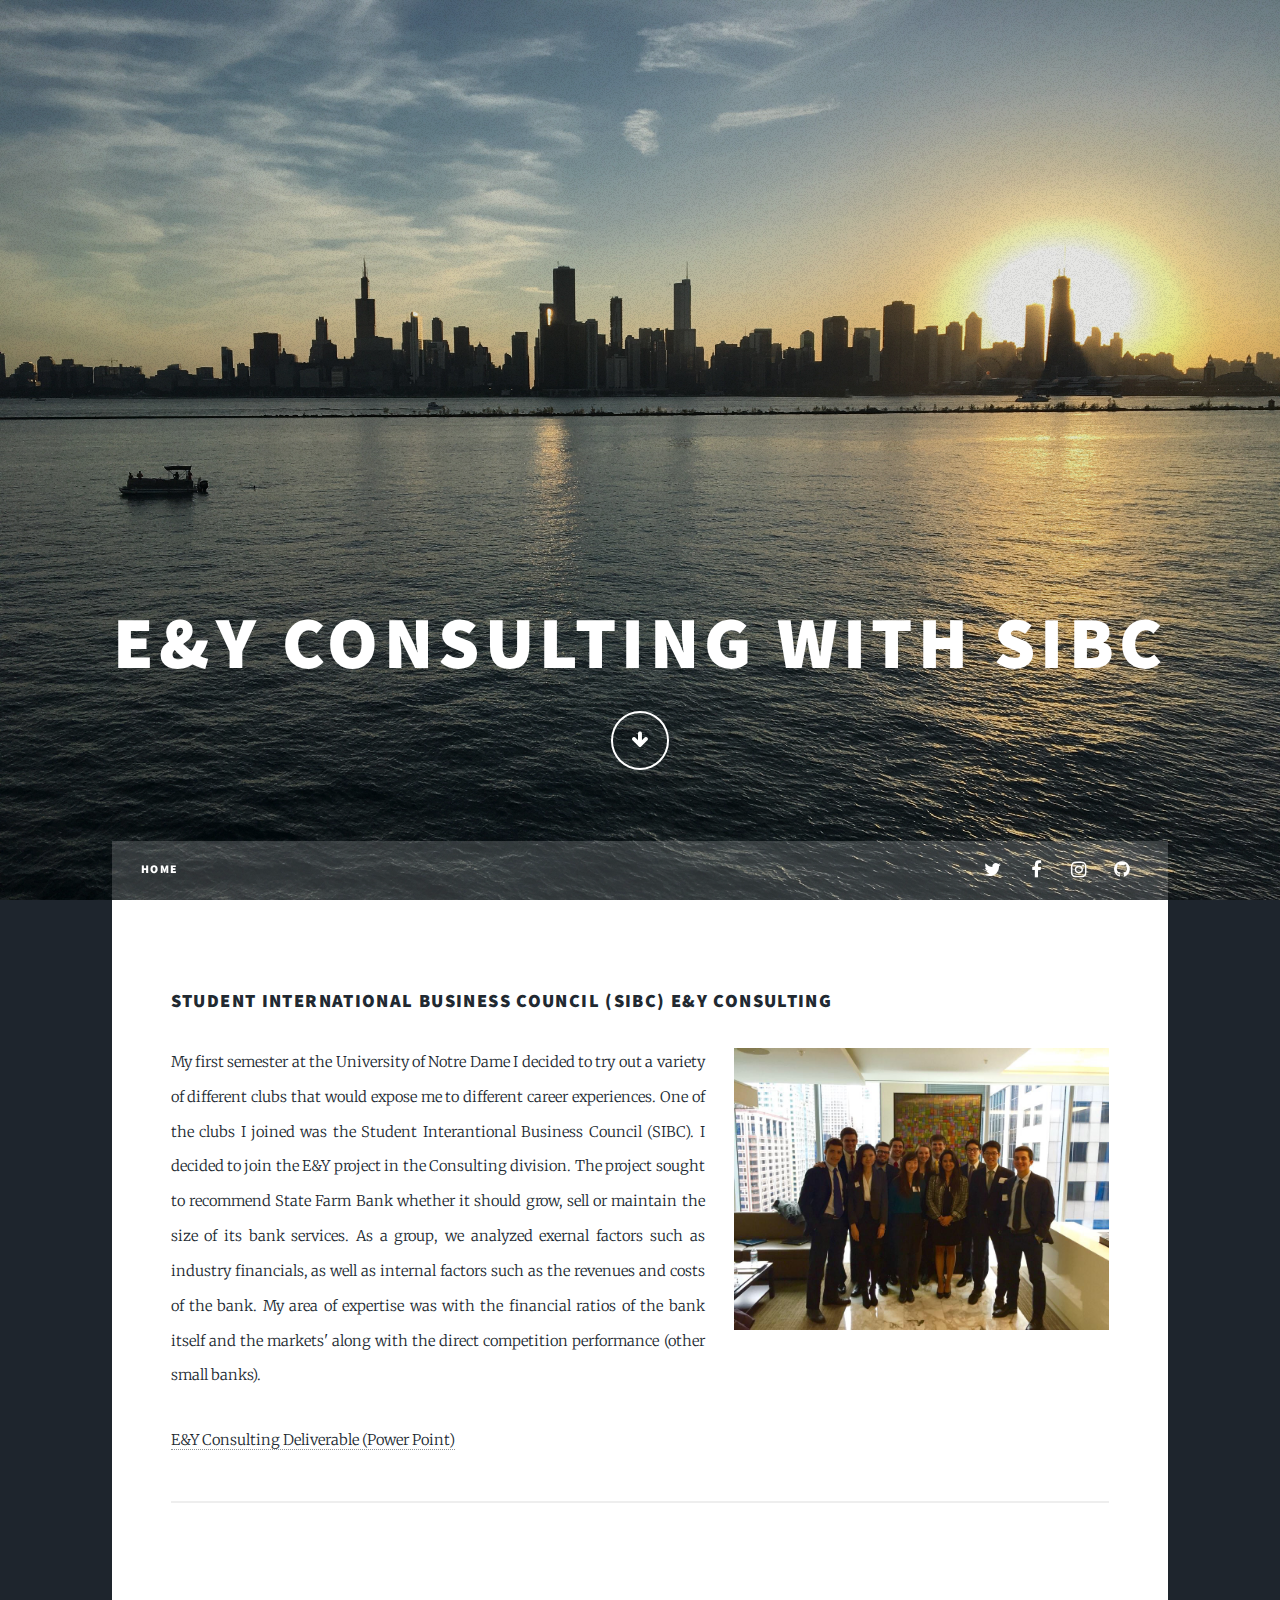
<file: EY.html>
<!DOCTYPE HTML>
<!--
	Massively by HTML5 UP
	html5up.net | @ajlkn
	Free for personal and commercial use under the CCA 3.0 license (html5up.net/license)
-->
<html>
	<head>
		<title>E&Y Consulting</title>
		<meta charset="utf-8" />
		<meta name="viewport" content="width=device-width, initial-scale=1, user-scalable=no" />
		<link rel="stylesheet" href="assets/css/main.css" />
		<noscript><link rel="stylesheet" href="assets/css/noscript.css" /></noscript>
	</head>
	<body class="is-loading">

		<!-- Wrapper -->
			<div id="wrapper">
                <div id="intro">
						<h1>E&Y Consulting with SIBC</h1>
						<ul class="actions">
							<li><a href="#header" class="button icon solo fa-arrow-down scrolly">Continue</a></li>
						</ul>
					</div>
				<!-- Header -->
					<header id="header">
					</header>

				<!-- Nav -->
					<nav id="nav">
						<ul class="links">
							<li><a href="index.html">Home</a></li>
						</ul>
						<ul class="icons">
							<li><a href="https://twitter.com/jorginazario?lang=en" class="icon fa-twitter"><span class="label">Twitter</span></a></li>
							<li><a href="https://www.facebook.com/jorge.nazario.1253" class="icon fa-facebook"><span class="label">Facebook</span></a></li>
							<li><a href="https://www.instagram.com/jorginazario/" class="icon fa-instagram"><span class="label">Instagram</span></a></li>
							<li><a href="https://github.com/jorginazario" class="icon fa-github"><span class="label">GitHub</span></a></li>
						</ul>
					</nav>

				<!-- Main -->
					<div id="main">

						<!-- Post -->
							<section class="post">

									<h3>Student International Business Council (SIBC) E&Y Consulting</h3>
									<p><span class="image right"><img src="images/EY.JPG" alt="" /></span><p>My first semester at the University of Notre Dame I decided to try out a variety of different clubs that would expose me to different career experiences. One of the clubs I joined was the Student Interantional Business Council (SIBC). I decided to join the E&Y project in the Consulting division. The project sought to recommend State Farm Bank whether it should grow, sell or maintain the size of its bank services. As a group, we analyzed exernal factors such as industry financials, as well as internal factors such as the revenues and costs of the bank. My area of expertise was with the financial ratios of the bank itself and the markets' along with the direct competition performance (other small banks). </p>
									<a href="SIBC_EY_Deliverable%206.pdf"><span class="image right"></span>E&Y Consulting Deliverable (Power Point)</a>
									<hr />
                                    
                            </section>
                    </div>
                 

        </div>
        

		<!-- Scripts -->
			<script src="assets/js/jquery.min.js"></script>
			<script src="assets/js/jquery.scrollex.min.js"></script>
			<script src="assets/js/jquery.scrolly.min.js"></script>
			<script src="assets/js/skel.min.js"></script>
			<script src="assets/js/util.js"></script>
			<script src="assets/js/main.js"></script>

	</body>
</html>
</file>
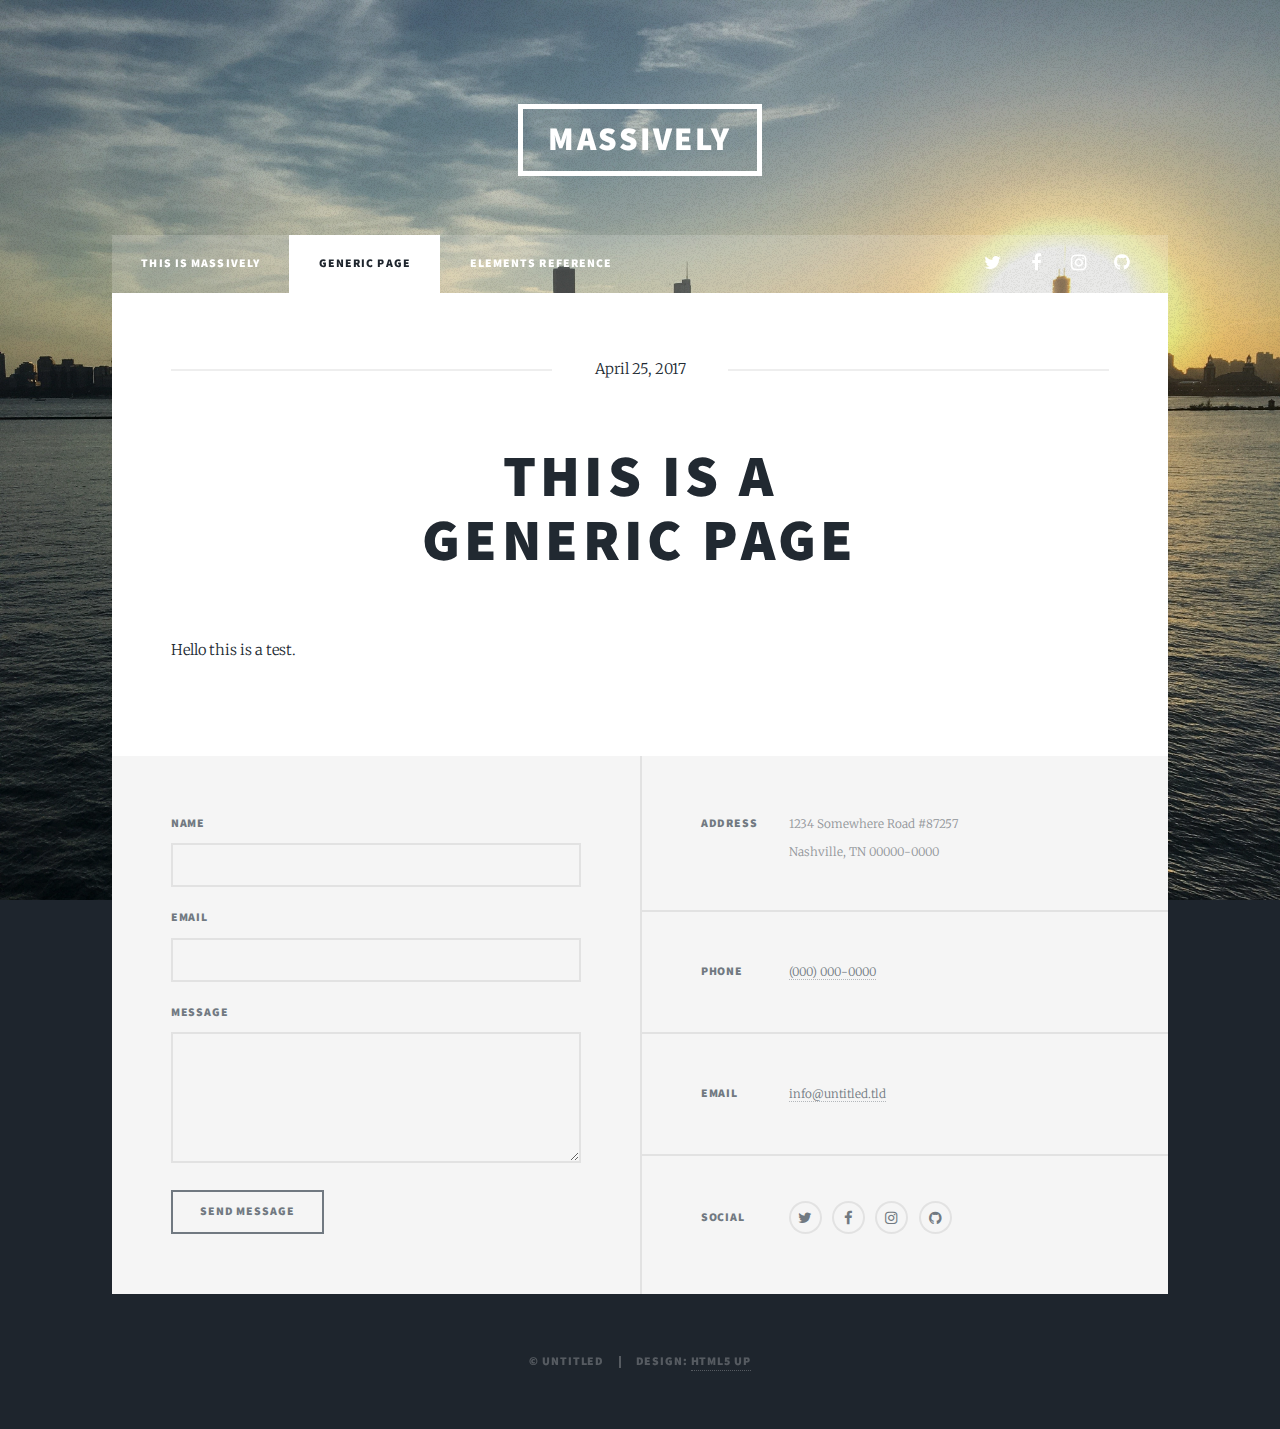
<file: generic.html>
<!DOCTYPE HTML>
<!--
	Massively by HTML5 UP
	html5up.net | @ajlkn
	Free for personal and commercial use under the CCA 3.0 license (html5up.net/license)
-->
<html>
	<head>
		<title>Generic Page - Massively by HTML5 UP</title>
		<meta charset="utf-8" />
		<meta name="viewport" content="width=device-width, initial-scale=1, user-scalable=no" />
		<link rel="stylesheet" href="assets/css/main.css" />
		<noscript><link rel="stylesheet" href="assets/css/noscript.css" /></noscript>
	</head>
	<body class="is-loading">

		<!-- Wrapper -->
			<div id="wrapper">

				<!-- Header -->
					<header id="header">
						<a href="index.html" class="logo">Massively</a>
					</header>

				<!-- Nav -->
					<nav id="nav">
						<ul class="links">
							<li><a href="index.html">This is Massively</a></li>
							<li class="active"><a href="generic.html">Generic Page</a></li>
							<li><a href="elements.html">Elements Reference</a></li>
						</ul>
						<ul class="icons">
							<li><a href="#" class="icon fa-twitter"><span class="label">Twitter</span></a></li>
							<li><a href="#" class="icon fa-facebook"><span class="label">Facebook</span></a></li>
							<li><a href="#" class="icon fa-instagram"><span class="label">Instagram</span></a></li>
							<li><a href="#" class="icon fa-github"><span class="label">GitHub</span></a></li>
						</ul>
					</nav>

				<!-- Main -->
					<div id="main">

						<!-- Post -->
							<section class="post">
								<header class="major">
									<span class="date">April 25, 2017</span>
									<h1>This is a<br />
									Generic Page</h1>
                                </header>
                                <p>Hello this is a test.</p>
                            </section>
                            <!--
									<p>Aenean ornare velit lacus varius enim ullamcorper proin aliquam<br />
									facilisis ante sed etiam magna interdum congue. Lorem ipsum dolor<br />
									amet nullam sed etiam veroeros.</p>
								</header>
								<div class="image main"><img src="images/pic01.jpg" alt="" /></div>
								<p>Donec eget ex magna. Interdum et malesuada fames ac ante ipsum primis in faucibus. Pellentesque venenatis dolor imperdiet dolor mattis sagittis. Praesent rutrum sem diam, vitae egestas enim auctor sit amet. Pellentesque leo mauris, consectetur id ipsum sit amet, fergiat. Pellentesque in mi eu massa lacinia malesuada et a elit. Donec urna ex, lacinia in purus ac, pretium pulvinar mauris. Nunc lorem mauris, fringilla in aliquam at, euismod in lectus. Pellentesque habitant morbi tristique senectus et netus et malesuada fames ac turpis egestas. Curabitur sapien risus, commodo eget turpis at, elementum convallis enim turpis, lorem ipsum dolor sit amet nullam.</p>
								<p>Lorem ipsum dolor sit amet, consectetur adipiscing elit. Duis dapibus rutrum facilisis. Class aptent taciti sociosqu ad litora torquent per conubia nostra, per inceptos himenaeos. Etiam tristique libero eu nibh porttitor fermentum. Nullam venenatis erat id vehicula viverra. Nunc ultrices eros ut ultricies condimentum. Mauris risus lacus, blandit sit amet venenatis non, bibendum vitae dolor. Nunc lorem mauris, fringilla in aliquam at, euismod in lectus. Pellentesque habitant morbi tristique senectus et netus et malesuada fames ac turpis egestas. In non lorem sit amet elit placerat maximus. Pellentesque aliquam maximus risus. Donec eget ex magna. Interdum et malesuada fames ac ante ipsum primis in faucibus. Pellentesque venenatis dolor imperdiet dolor mattis sagittis. Praesent rutrum sem diam, vitae egestas enim auctor sit amet. Pellentesque leo mauris, consectetur id ipsum.</p>
							</section>-->

					</div>

				<!-- Footer -->
					<footer id="footer">
						<section>
							<form method="post" action="#">
								<div class="field">
									<label for="name">Name</label>
									<input type="text" name="name" id="name" />
								</div>
								<div class="field">
									<label for="email">Email</label>
									<input type="text" name="email" id="email" />
								</div>
								<div class="field">
									<label for="message">Message</label>
									<textarea name="message" id="message" rows="3"></textarea>
								</div>
								<ul class="actions">
									<li><input type="submit" value="Send Message" /></li>
								</ul>
							</form>
						</section>
						<section class="split contact">
							<section class="alt">
								<h3>Address</h3>
								<p>1234 Somewhere Road #87257<br />
								Nashville, TN 00000-0000</p>
							</section>
							<section>
								<h3>Phone</h3>
								<p><a href="#">(000) 000-0000</a></p>
							</section>
							<section>
								<h3>Email</h3>
								<p><a href="#">info@untitled.tld</a></p>
							</section>
							<section>
								<h3>Social</h3>
								<ul class="icons alt">
									<li><a href="#" class="icon alt fa-twitter"><span class="label">Twitter</span></a></li>
									<li><a href="#" class="icon alt fa-facebook"><span class="label">Facebook</span></a></li>
									<li><a href="#" class="icon alt fa-instagram"><span class="label">Instagram</span></a></li>
									<li><a href="#" class="icon alt fa-github"><span class="label">GitHub</span></a></li>
								</ul>
							</section>
						</section>
					</footer>

				<!-- Copyright -->
					<div id="copyright">
						<ul><li>&copy; Untitled</li><li>Design: <a href="https://html5up.net">HTML5 UP</a></li></ul>
					</div>

			</div>

		<!-- Scripts -->
			<script src="assets/js/jquery.min.js"></script>
			<script src="assets/js/jquery.scrollex.min.js"></script>
			<script src="assets/js/jquery.scrolly.min.js"></script>
			<script src="assets/js/skel.min.js"></script>
			<script src="assets/js/util.js"></script>
			<script src="assets/js/main.js"></script>

	</body>
</html>
</file>
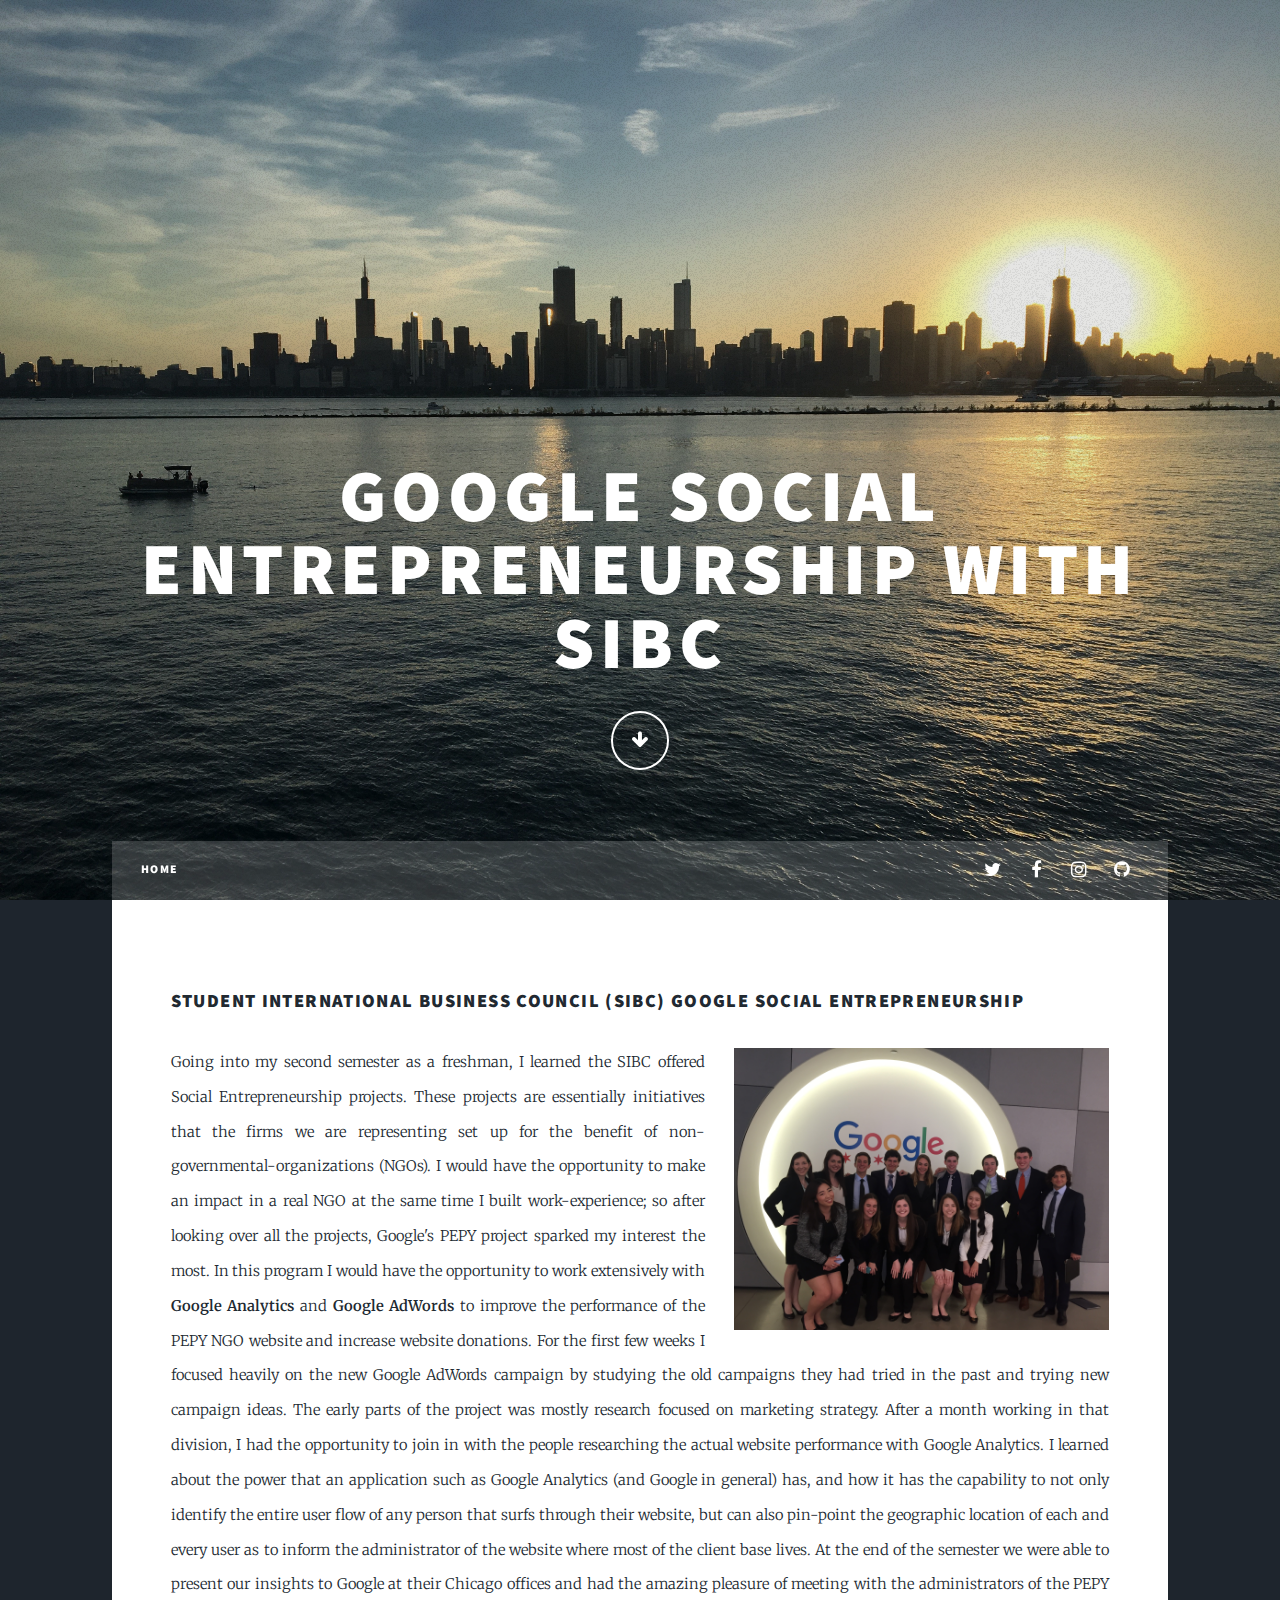
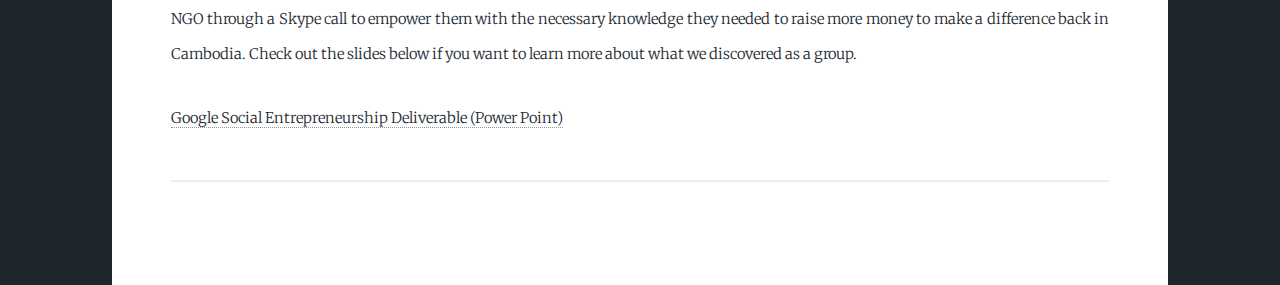
<file: google.html>
<!DOCTYPE HTML>
<!--
	Massively by HTML5 UP
	html5up.net | @ajlkn
	Free for personal and commercial use under the CCA 3.0 license (html5up.net/license)
-->
<html>
	<head>
		<title>Google Social Entrepreneurship</title>
		<meta charset="utf-8" />
		<meta name="viewport" content="width=device-width, initial-scale=1, user-scalable=no" />
		<link rel="stylesheet" href="assets/css/main.css" />
		<noscript><link rel="stylesheet" href="assets/css/noscript.css" /></noscript>
	</head>
	<body class="is-loading">

		<!-- Wrapper -->
			<div id="wrapper">
                <div id="intro">
						<h1>Google Social Entrepreneurship with SIBC</h1>
						<ul class="actions">
							<li><a href="#header" class="button icon solo fa-arrow-down scrolly">Continue</a></li>
						</ul>
					</div>
				<!-- Header -->
					<header id="header">
					</header>

				<!-- Nav -->
					<nav id="nav">
						<ul class="links">
							<li><a href="index.html">Home</a></li>
						</ul>
						<ul class="icons">
							<li><a href="https://twitter.com/jorginazario?lang=en" class="icon fa-twitter"><span class="label">Twitter</span></a></li>
							<li><a href="https://www.facebook.com/jorge.nazario.1253" class="icon fa-facebook"><span class="label">Facebook</span></a></li>
							<li><a href="https://www.instagram.com/jorginazario/" class="icon fa-instagram"><span class="label">Instagram</span></a></li>
							<li><a href="https://github.com/jorginazario" class="icon fa-github"><span class="label">GitHub</span></a></li>
						</ul>
					</nav>

				<!-- Main -->
					<div id="main">

						<!-- Post -->
							<section class="post">

									<h3>Student International Business Council (SIBC) Google Social Entrepreneurship</h3>
                                <p><span class="image right"><img src="images/Google_Group.JPG" alt="" /></span><p>Going into my second semester as a freshman, I learned the SIBC offered Social Entrepreneurship projects. These projects are essentially initiatives that the firms we are representing set up for the benefit of non-governmental-organizations (NGOs). I would have the opportunity to make an impact in a real NGO at the same time I built work-experience; so after looking over all the projects, Google's PEPY project sparked my interest the most. In this program I would have the opportunity to work extensively with <b>Google Analytics</b> and <b>Google AdWords</b> to improve the performance of the PEPY NGO website and increase website donations. For the first few weeks I focused heavily on the new Google AdWords campaign by studying the old campaigns they had tried in the past and trying new campaign ideas. The early parts of the project was mostly research focused on marketing strategy. After a month working in that division, I had the opportunity to join in with the people researching the actual website performance with Google Analytics. I learned about the power that an application such as Google Analytics (and Google in general) has, and how it has the capability to not only identify the entire user flow of any person that surfs through their website, but can also pin-point the geographic location of each and every user as to inform the administrator of the website where most of the client base lives. At the end of the semester we were able to present our insights to Google at their Chicago offices and had the amazing pleasure of meeting with the administrators of the PEPY NGO through a Skype call to empower them with the necessary knowledge they needed to raise more money to make a difference back in Cambodia. Check out the slides below if you want to learn more about what we discovered as a group.</p>
									<a href="PEPYDECKFINALINPROGRESS.pdf"><span class="image right"></span>Google Social Entrepreneurship Deliverable (Power Point)</a>
									<hr />
                        </section>
                </div>

			</div>

		<!-- Scripts -->
			<script src="assets/js/jquery.min.js"></script>
			<script src="assets/js/jquery.scrollex.min.js"></script>
			<script src="assets/js/jquery.scrolly.min.js"></script>
			<script src="assets/js/skel.min.js"></script>
			<script src="assets/js/util.js"></script>
			<script src="assets/js/main.js"></script>

	</body>
</html>
</file>
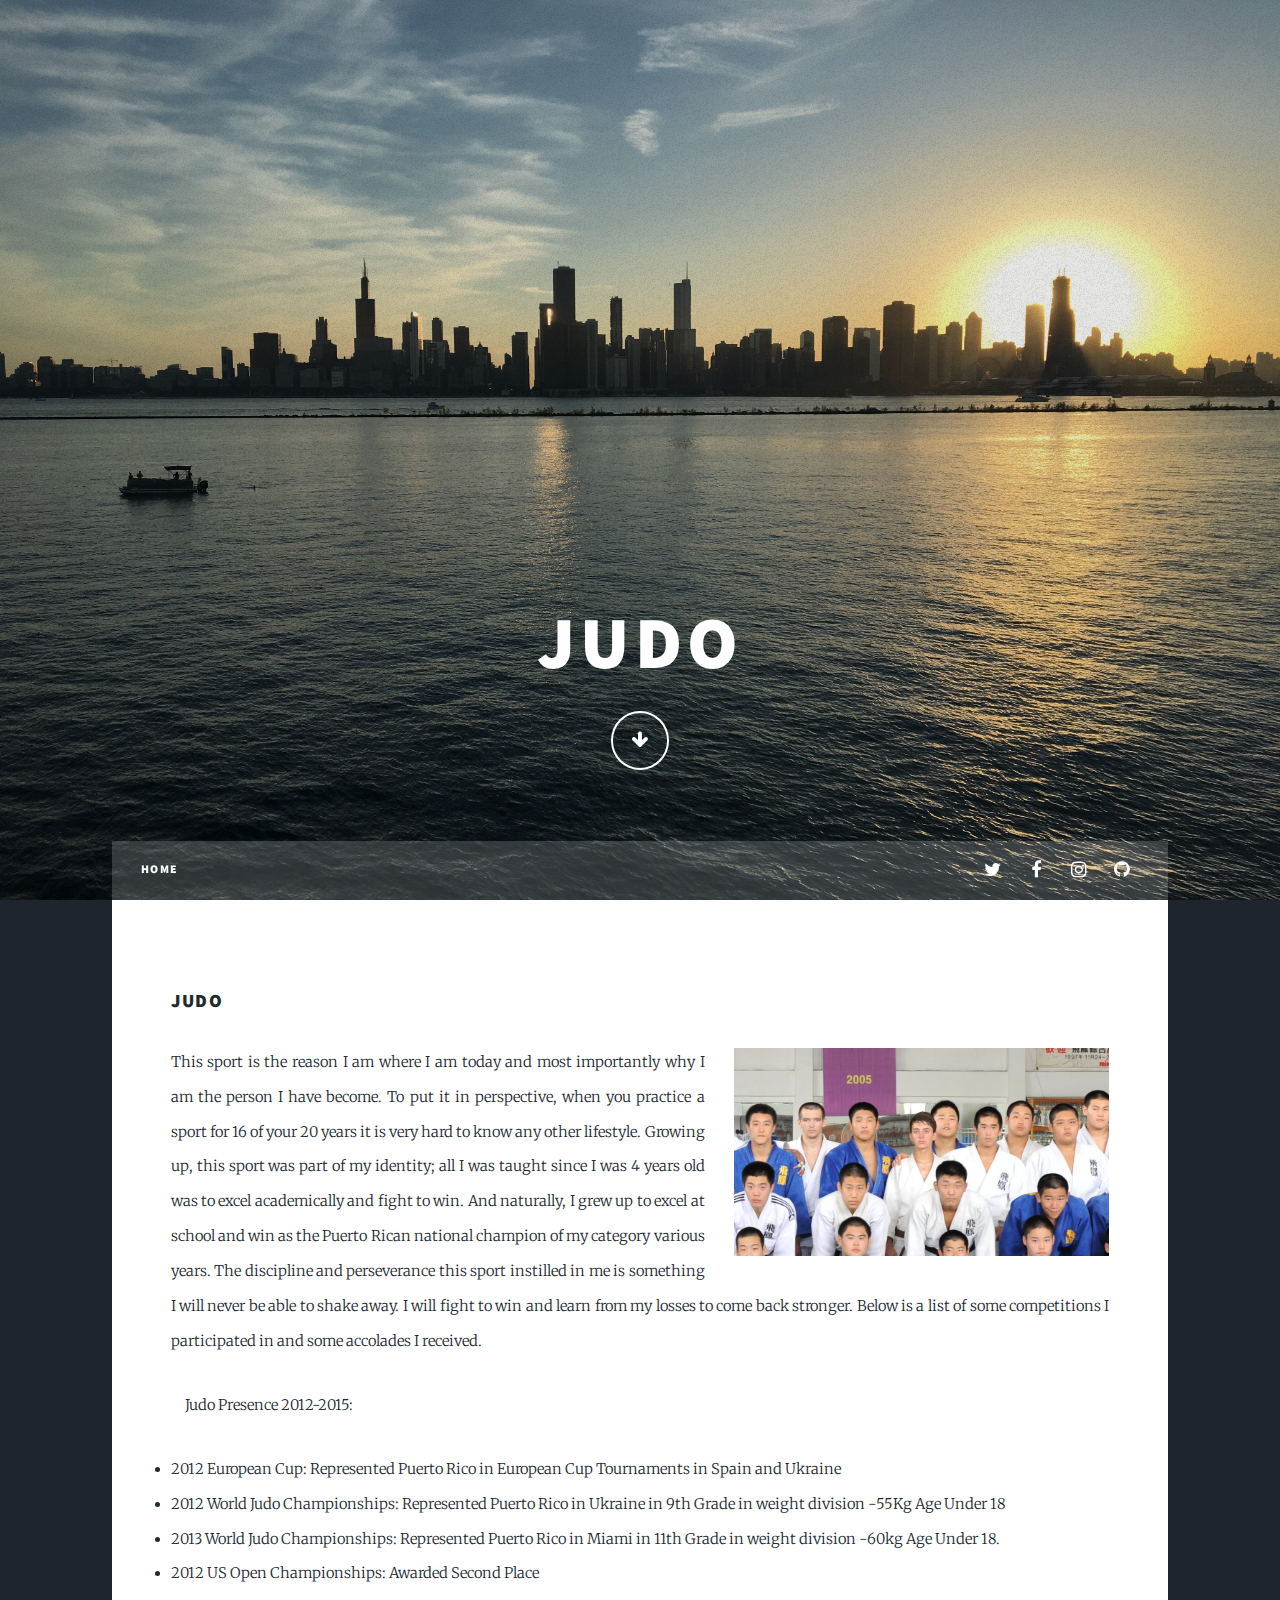
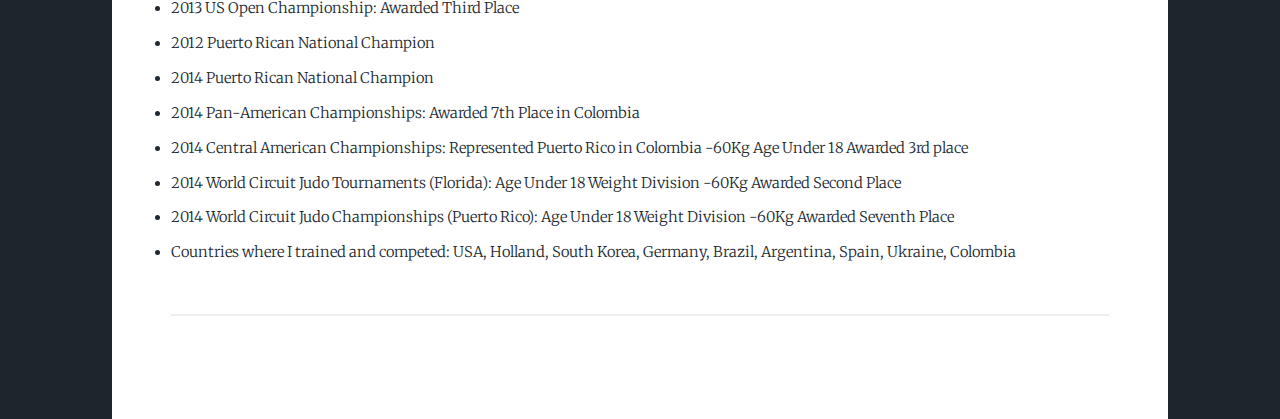
<file: judo.html>
<!DOCTYPE HTML>
<!--
	Massively by HTML5 UP
	html5up.net | @ajlkn
	Free for personal and commercial use under the CCA 3.0 license (html5up.net/license)
-->
<html>
	<head>
		<title>Let's Code</title>
		<meta charset="utf-8" />
		<meta name="viewport" content="width=device-width, initial-scale=1, user-scalable=no" />
		<link rel="stylesheet" href="assets/css/main.css" />
		<noscript><link rel="stylesheet" href="assets/css/noscript.css" /></noscript>
	</head>
	<body class="is-loading">

		<!-- Wrapper -->
			<div id="wrapper">
                <div id="intro">
						<h1>Judo</h1>
						<ul class="actions">
							<li><a href="#header" class="button icon solo fa-arrow-down scrolly">Continue</a></li>
						</ul>
					</div>
				<!-- Header -->
					<header id="header">
					</header>

				<!-- Nav -->
					<nav id="nav">
						<ul class="links">
							<li><a href="index.html">Home</a></li>
						</ul>
						<ul class="icons">
							<li><a href="https://twitter.com/jorginazario?lang=en" class="icon fa-twitter"><span class="label">Twitter</span></a></li>
							<li><a href="https://www.facebook.com/jorge.nazario.1253" class="icon fa-facebook"><span class="label">Facebook</span></a></li>
							<li><a href="https://www.instagram.com/jorginazario/" class="icon fa-instagram"><span class="label">Instagram</span></a></li>
							<li><a href="https://github.com/jorginazario" class="icon fa-github"><span class="label">GitHub</span></a></li>
						</ul>
					</nav>

				<!-- Main -->
					<div id="main">

						<!-- Post -->
							<section class="post">

									<h3>Judo</h3>
									<p><span class="image right"><img src="images/judo.jpg" alt="" /></span><p>
                                    This sport is the reason I am where I am today and most importantly why I am the person I have become.  To put it in perspective, when you practice a sport for 16 of your 20 years it is very hard to know any other lifestyle. Growing up, this sport was part of my identity; all I was taught since I was 4 years old was to excel academically and fight to win. And naturally, I grew up to excel at school and win as the Puerto Rican national champion of my category various years. The discipline and perseverance this sport instilled in me is something I will never be able to shake away. I will fight to win and learn from my losses to come back stronger.  Below is a list of some competitions I participated in and some accolades I received.

                                    

                                    

                                    </p>
                                    <ul>Judo Presence 2012-2015: </ul>
                                    <li>2012 European Cup: Represented Puerto Rico in European Cup Tournaments in Spain and Ukraine</li>
                                    <li>2012 World Judo Championships: Represented Puerto Rico in Ukraine in 9th Grade in weight division -55Kg Age Under 18 </li>
                                    <li>2013 World Judo Championships: Represented Puerto Rico in Miami in 11th Grade in weight division -60kg Age Under 18.</li>
                                    <li>2012 US Open Championships: Awarded Second Place</li>
                                    <li>2013 US Open Championship: Awarded Third Place</li>
                                    <li>2012 Puerto Rican National Champion</li>
                                    <li>2014 Puerto Rican National Champion</li>
                                    <li>2014 Pan-American Championships:  Awarded 7th Place in Colombia</li>
                                    <li>2014 Central American Championships: Represented Puerto Rico in Colombia -60Kg Age Under 18 Awarded 3rd place </li>
                                    <li>2014 World Circuit Judo Tournaments (Florida): Age Under 18 Weight Division -60Kg Awarded Second Place</li> 
                                    <li>2014 World Circuit Judo Championships (Puerto Rico): Age Under 18 Weight Division -60Kg Awarded Seventh Place</li>
                                    <li>Countries where I trained and competed: USA, Holland, South Korea, Germany, Brazil, Argentina, Spain, Ukraine, Colombia</li>									
									<hr />
                        </section>
                </div>

			</div>

		<!-- Scripts -->
			<script src="assets/js/jquery.min.js"></script>
			<script src="assets/js/jquery.scrollex.min.js"></script>
			<script src="assets/js/jquery.scrolly.min.js"></script>
			<script src="assets/js/skel.min.js"></script>
			<script src="assets/js/util.js"></script>
			<script src="assets/js/main.js"></script>

	</body>
</html>
</file>
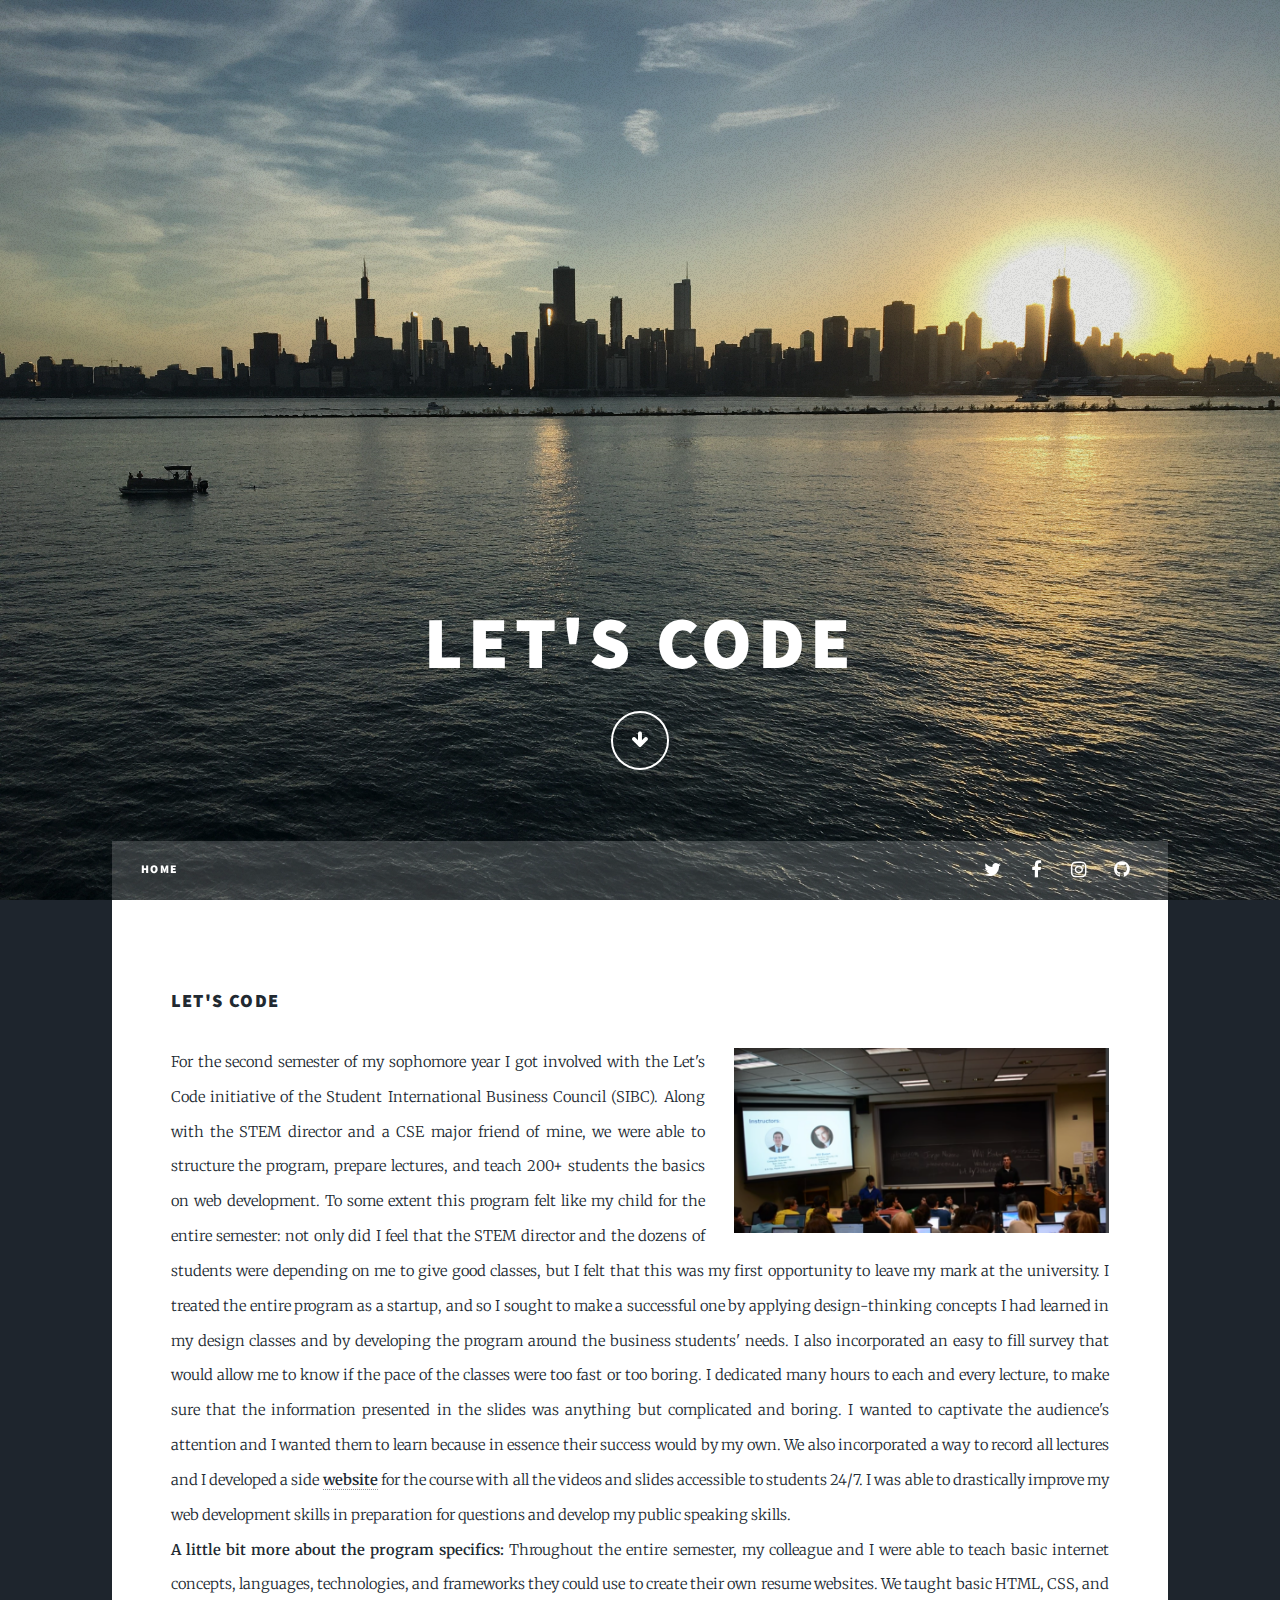
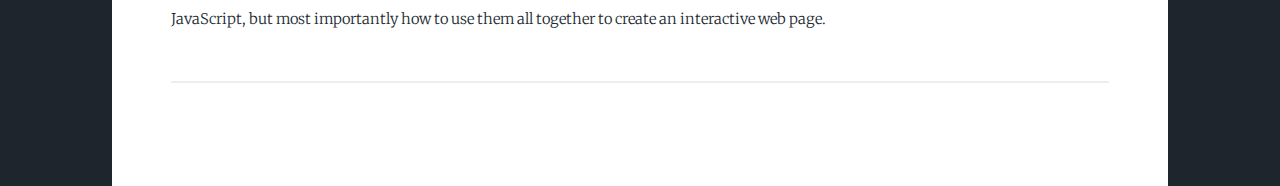
<file: letscode.html>
<!DOCTYPE HTML>
<!--
	Massively by HTML5 UP
	html5up.net | @ajlkn
	Free for personal and commercial use under the CCA 3.0 license (html5up.net/license)
-->
<html>
	<head>
		<title>Let's Code</title>
		<meta charset="utf-8" />
		<meta name="viewport" content="width=device-width, initial-scale=1, user-scalable=no" />
		<link rel="stylesheet" href="assets/css/main.css" />
		<noscript><link rel="stylesheet" href="assets/css/noscript.css" /></noscript>
	</head>
	<body class="is-loading">

		<!-- Wrapper -->
        
			<div id="wrapper">
                    <div id="intro">
						<h1>Let's Code</h1>
						<ul class="actions">
							<li><a href="#header" class="button icon solo fa-arrow-down scrolly">Continue</a></li>
						</ul>
					</div>
				<!-- Header -->
					<header id="header">
					</header>

				<!-- Nav -->
					<nav id="nav">
						<ul class="links">
							<li><a href="index.html">Home</a></li>
						</ul>
						<ul class="icons">
							<li><a href="https://twitter.com/jorginazario?lang=en" class="icon fa-twitter"><span class="label">Twitter</span></a></li>
							<li><a href="https://www.facebook.com/jorge.nazario.1253" class="icon fa-facebook"><span class="label">Facebook</span></a></li>
							<li><a href="https://www.instagram.com/jorginazario/" class="icon fa-instagram"><span class="label">Instagram</span></a></li>
							<li><a href="https://github.com/jorginazario" class="icon fa-github"><span class="label">GitHub</span></a></li>
						</ul>
					</nav>

				<!-- Main -->
					<div id="main">

						<!-- Post -->
							<section class="post">

								<h3>Let's Code</h3>
                                <p><span class="image right"><img src="images/letscode.png" alt="" /></span><p>For the second semester of my sophomore year I got involved with the Let's Code initiative of the Student International Business Council (SIBC). Along with the STEM director and a CSE major friend of mine, we were able to structure the program, prepare lectures, and teach 200+ students the basics on web development. To some extent this program felt like my child for the entire semester: not only did I feel that the STEM director and the dozens of students were depending on me to give good classes, but I felt that this was my first opportunity to leave my mark at the university. I treated the entire program as a startup, and so I sought to make a successful one by applying design-thinking concepts I had learned in my design classes and by developing the program around the business students' needs. I also incorporated an easy to fill survey that would allow me to know if the pace of the classes were too fast or too boring. I dedicated many hours to each and every lecture, to make sure that the information presented in the slides was anything but complicated and boring. I wanted to captivate the audience's attention and I wanted them to learn because in essence their success would by my own. We also incorporated a way to record all lectures and I developed a side <b><a href="https://jorginazario.github.io/letscode/">website</a></b> for the course with all the videos and slides accessible to students 24/7. I was able to drastically improve my web development skills in preparation for questions and develop my public speaking skills.<br>
 
                                <b>A little bit more about the program specifics:</b> Throughout the entire semester, my colleague and I were able to teach basic internet concepts, languages, technologies, and frameworks they could use to create their own resume websites. We taught basic HTML, CSS, and JavaScript, but most importantly how to use them all together to create an interactive web page. </p>
									<hr />
                        </section>
                </div>

			</div>

		<!-- Scripts -->
			<script src="assets/js/jquery.min.js"></script>
			<script src="assets/js/jquery.scrollex.min.js"></script>
			<script src="assets/js/jquery.scrolly.min.js"></script>
			<script src="assets/js/skel.min.js"></script>
			<script src="assets/js/util.js"></script>
			<script src="assets/js/main.js"></script>

	</body>
</html>
</file>
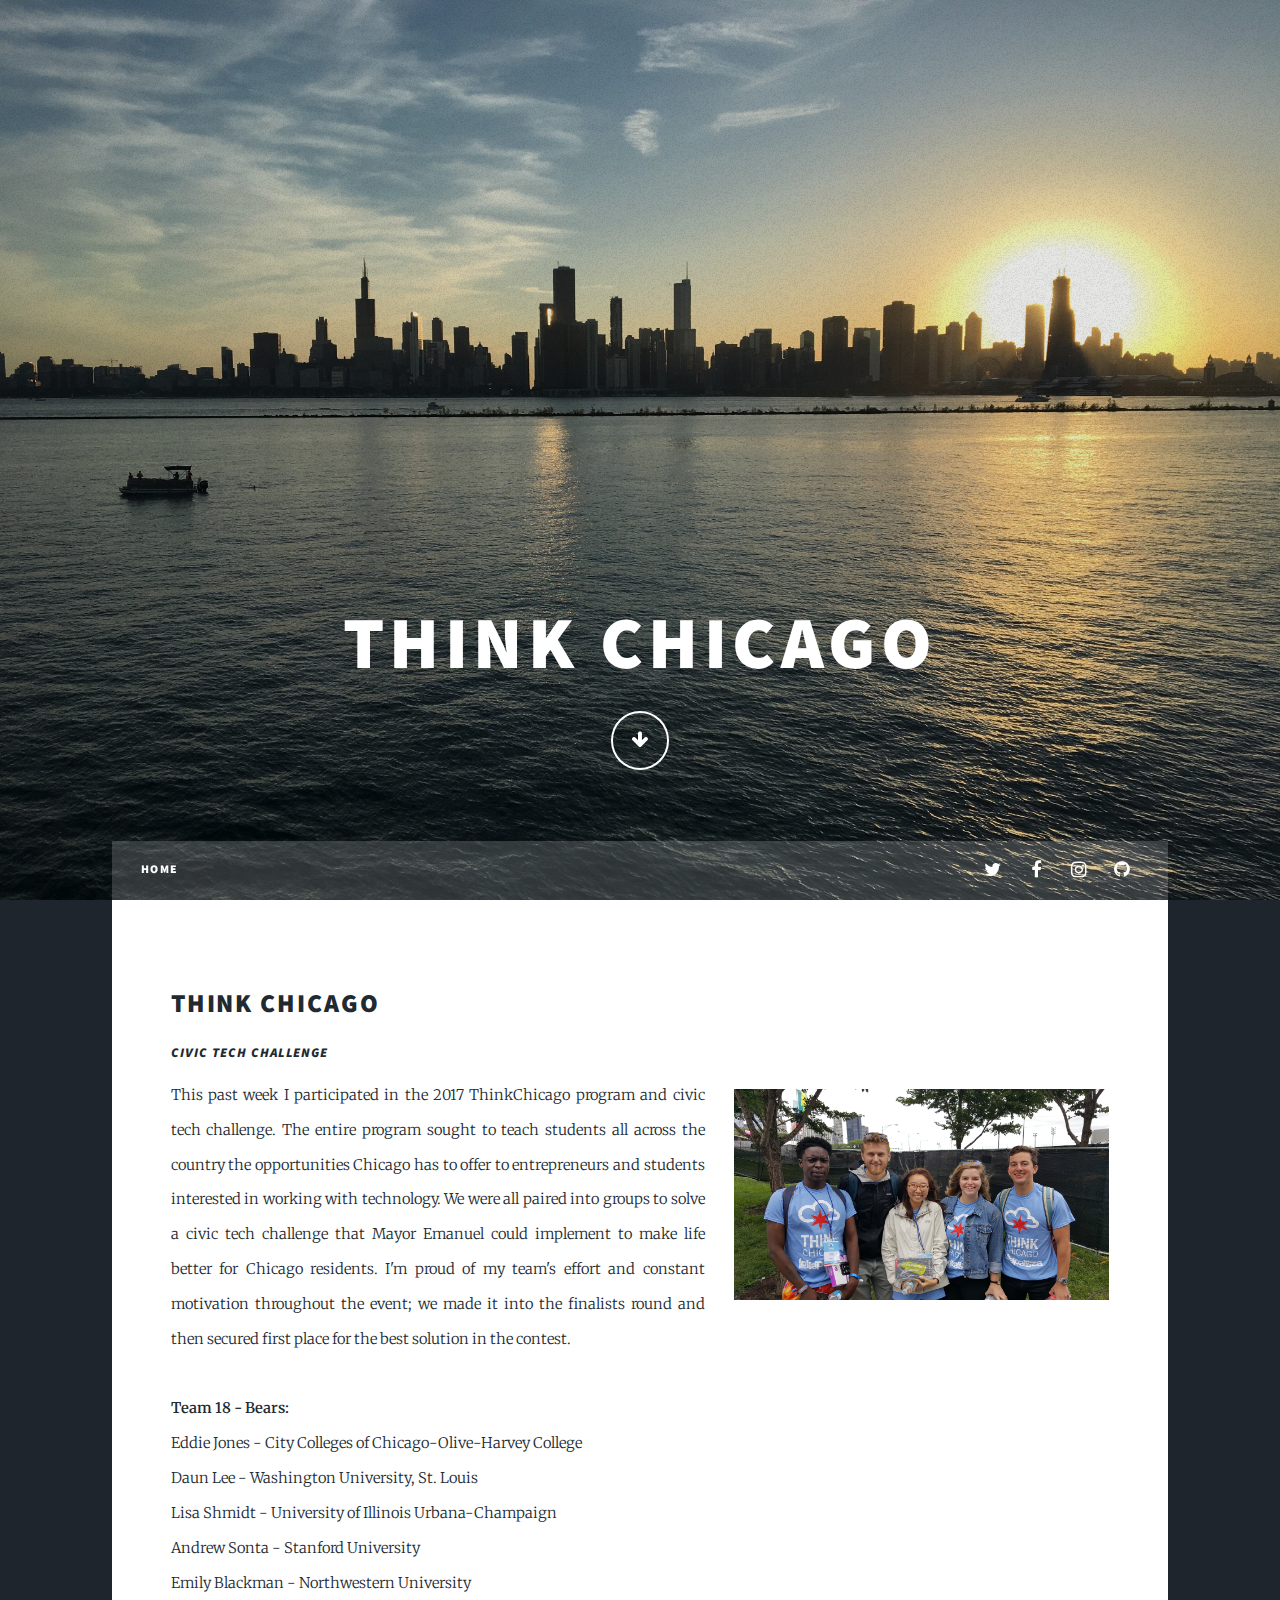
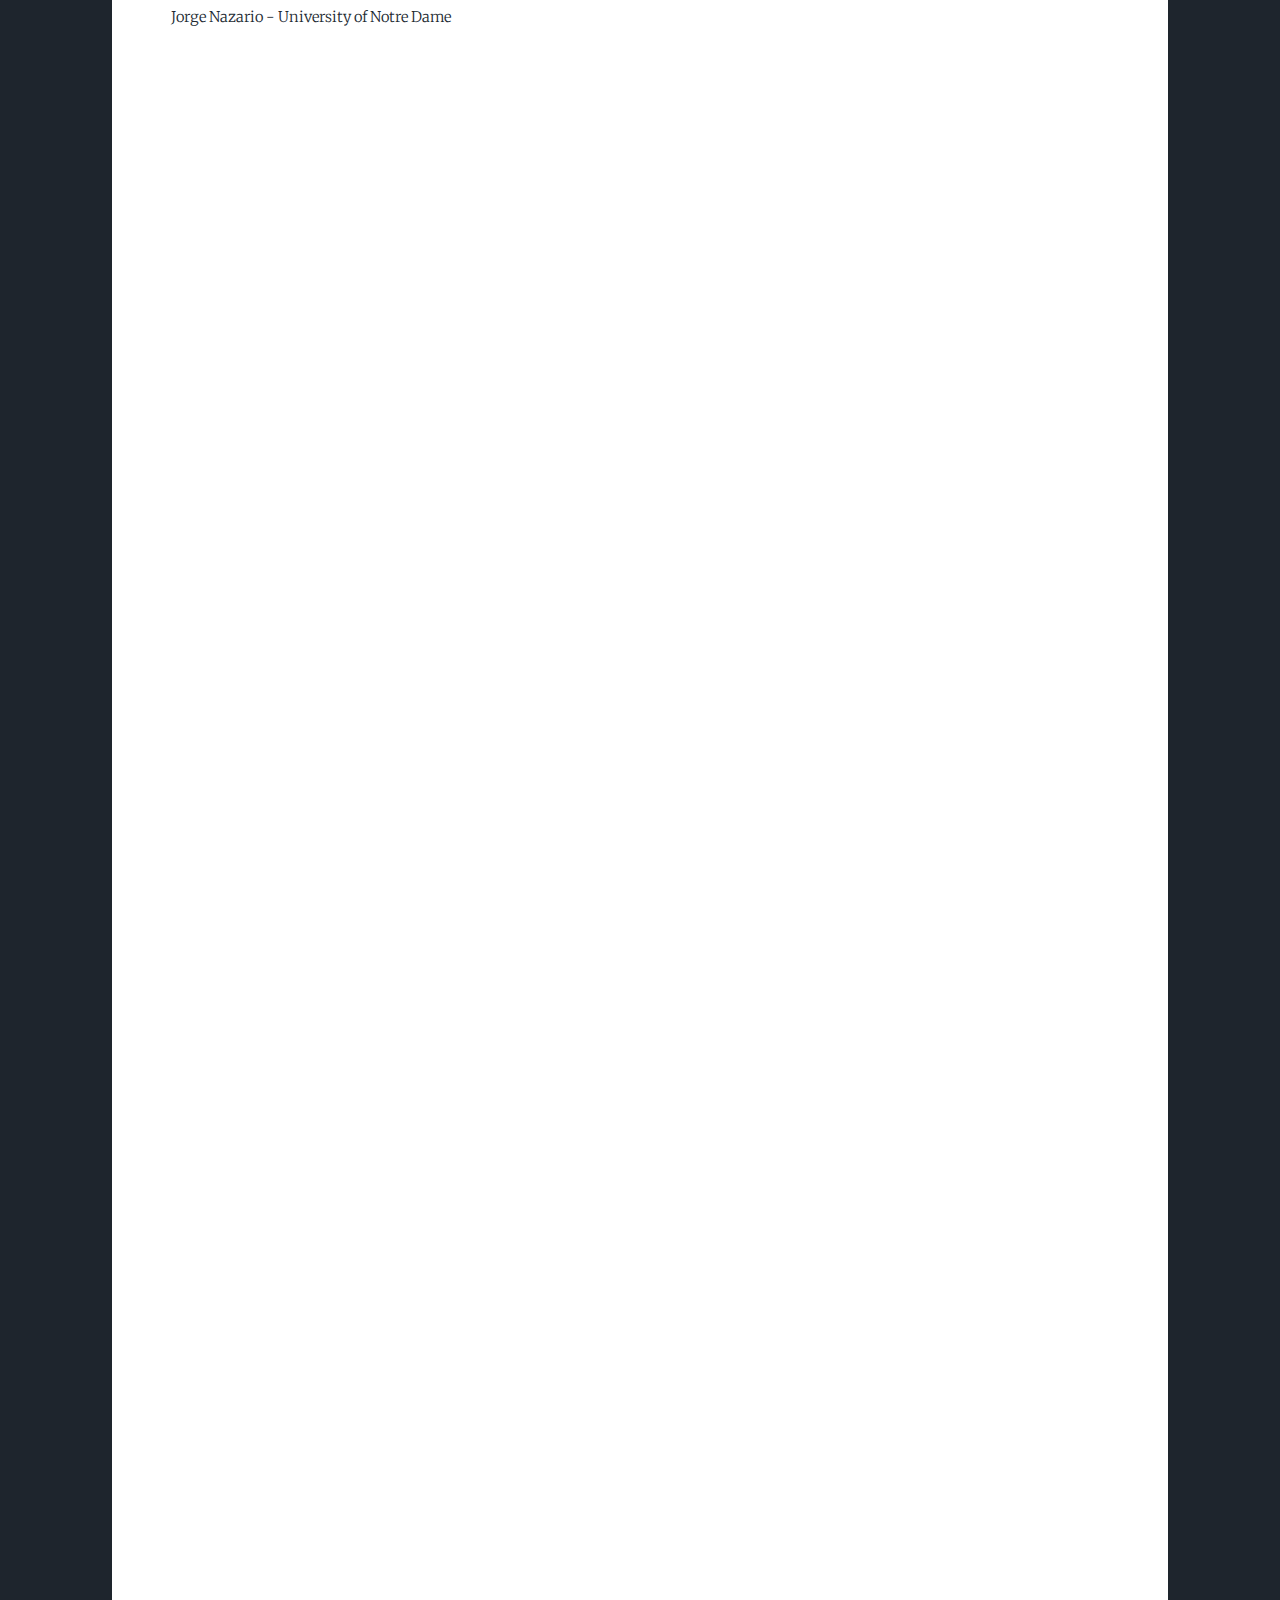
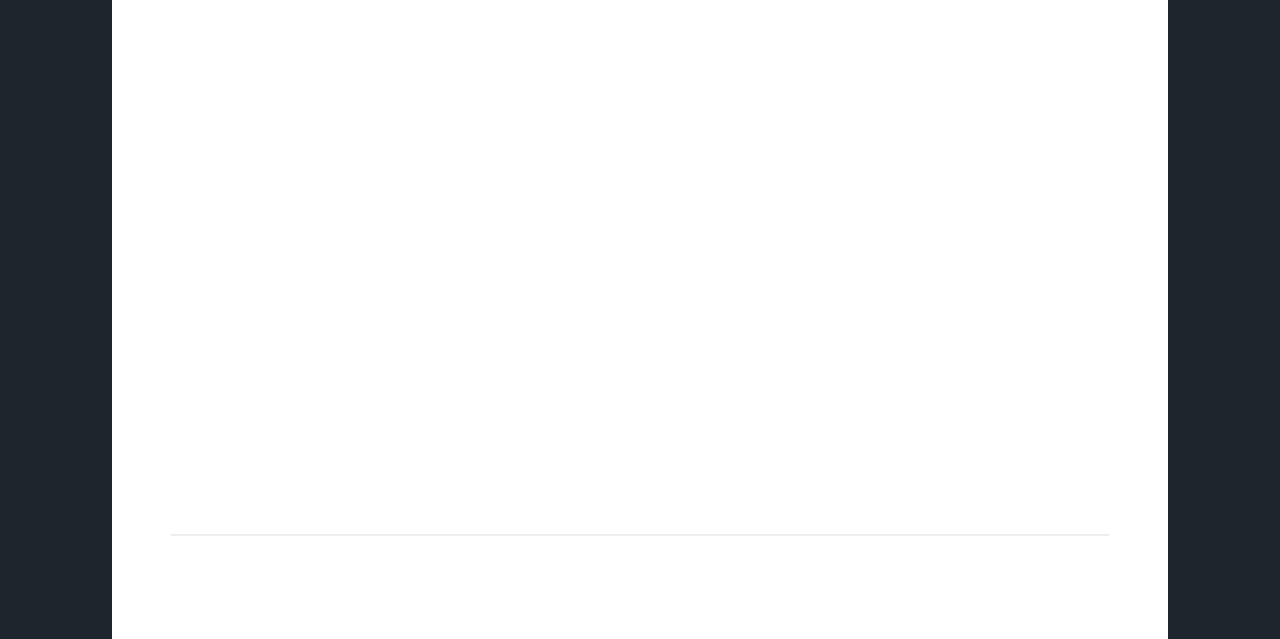
<file: thinkchicago.html>
<!DOCTYPE HTML>
<!--
	Massively by HTML5 UP
	html5up.net | @ajlkn
	Free for personal and commercial use under the CCA 3.0 license (html5up.net/license)
-->
<html>
	<head>
		<title>ThinkChicago</title>
		<meta charset="utf-8" />
		<meta name="viewport" content="width=device-width, initial-scale=1, user-scalable=no" />
		<link rel="stylesheet" href="assets/css/main.css" />
		<noscript><link rel="stylesheet" href="assets/css/noscript.css" /></noscript>
	</head>
	<body class="is-loading">

		<!-- Wrapper -->
        
			<div id="wrapper">
                <div id="intro">
						<h1>Think Chicago</h1>
						<ul class="actions">
							<li><a href="#header" class="button icon solo fa-arrow-down scrolly">Continue</a></li>
						</ul>
				</div>
				<!-- Header -->
					<header id="header">
					</header>

				<!-- Nav -->
					<nav id="nav">
						<ul class="links">
							<li><a href="index.html">Home</a></li>
						</ul>
						<ul class="icons">
							<li><a href="https://twitter.com/jorginazario?lang=en" class="icon fa-twitter"><span class="label">Twitter</span></a></li>
							<li><a href="https://www.facebook.com/jorge.nazario.1253" class="icon fa-facebook"><span class="label">Facebook</span></a></li>
							<li><a href="https://www.instagram.com/jorginazario/" class="icon fa-instagram"><span class="label">Instagram</span></a></li>
							<li><a href="https://github.com/jorginazario" class="icon fa-github"><span class="label">GitHub</span></a></li>
						</ul>
					</nav>

				<!-- Main -->
					<div id="main">

						<!-- Post -->
							<section class="post">

									<h2>Think Chicago</h2>
                                    <h5><i>Civic Tech Challenge</i></h5>
									<p><span class="image right"><img src="images/ThinkChicago.jpeg" alt="" /></span>
                                    This past week I participated in the 2017 ThinkChicago program and civic tech challenge. The entire program sought to teach students all across the country the opportunities Chicago has to offer to entrepreneurs and students interested in working with technology.
                                        
                                    We were all paired into groups to solve a civic tech challenge that Mayor Emanuel could implement to make life better for Chicago residents. I'm proud of my team's effort and constant motivation throughout the event; we made it into the finalists round and then secured first place for the best solution in the contest.<br>
                                        
                                    <br><b>Team 18 - Bears: </b><br>
                                    Eddie Jones - City Colleges of Chicago-Olive-Harvey College <br>
                                    Daun Lee - Washington University, St. Louis <br>
                                    Lisa Shmidt - University of Illinois Urbana-Champaign <br>
                                    Andrew Sonta - Stanford University <br>
                                    Emily Blackman - Northwestern University <br>
                                    Jorge Nazario - University of Notre Dame <br>
                                    </p>
                                    <div class="center">
                                        <iframe src="ThinkChicago_Team18_Bears%20.pdf" style="width:100%; height:1000px;" frameborder="0"></iframe>                                        
                                    </div>
                                     <div class="center">
                                        <iframe src="ThinkChicago_Team18_Bears%20visuals.pdf" style="width:100%; height:1000px;" frameborder="0"></iframe>                                        
                                    </div>
                                    <hr /> 
                        </section>
                </div>

			</div>

		<!-- Scripts -->
			<script src="assets/js/jquery.min.js"></script>
			<script src="assets/js/jquery.scrollex.min.js"></script>
			<script src="assets/js/jquery.scrolly.min.js"></script>
			<script src="assets/js/skel.min.js"></script>
			<script src="assets/js/util.js"></script>
			<script src="assets/js/main.js"></script>

	</body>
</html>
</file>
<file: assets/css/main.css>
@import url(font-awesome.min.css);
@import url("https://fonts.googleapis.com/css?family=Merriweather:300,700,300italic,700italic|Source+Sans+Pro:900");

/*
	Massively by HTML5 UP
	html5up.net | @ajlkn
	Free for personal and commercial use under the CCA 3.0 license (html5up.net/license)
*/

/* Reset */

	html, body, div, span, applet, object, iframe, h1, h2, h3, h4, h5, h6, p, blockquote, pre, a, abbr, acronym, address, big, cite, code, del, dfn, em, img, ins, kbd, q, s, samp, small, strike, strong, sub, sup, tt, var, b, u, i, center, dl, dt, dd, ol, ul, li, fieldset, form, label, legend, table, caption, tbody, tfoot, thead, tr, th, td, article, aside, canvas, details, embed, figure, figcaption, footer, header, hgroup, menu, nav, output, ruby, section, summary, time, mark, audio, video {
		margin: 0;
		padding: 0;
		border: 0;
		font-size: 100%;
		font: inherit;
		vertical-align: baseline;
	}

	article, aside, details, figcaption, figure, footer, header, hgroup, menu, nav, section {
		display: block;
	}

	body {
		line-height: 1;
	}

	ol, ul {
		list-style: none;
	}

	blockquote, q {
		quotes: none;
	}

	blockquote:before, blockquote:after, q:before, q:after {
		content: '';
		content: none;
	}

	table {
		border-collapse: collapse;
		border-spacing: 0;
	}

	body {
		-webkit-text-size-adjust: none;
	}

/* Box Model */

	*, *:before, *:after {
		-moz-box-sizing: border-box;
		-webkit-box-sizing: border-box;
		box-sizing: border-box;
	}

/* Grid */

	.row {
		border-bottom: solid 1px transparent;
		-moz-box-sizing: border-box;
		-webkit-box-sizing: border-box;
		box-sizing: border-box;
	}

	.row > * {
		float: left;
		-moz-box-sizing: border-box;
		-webkit-box-sizing: border-box;
		box-sizing: border-box;
	}

	.row:after, .row:before {
		content: '';
		display: block;
		clear: both;
		height: 0;
	}

	.row.uniform > * > :first-child {
		margin-top: 0;
	}

	.row.uniform > * > :last-child {
		margin-bottom: 0;
	}

	.row.\30 \25 > * {
		padding: 0 0 0 0rem;
	}

	.row.\30 \25 {
		margin: 0 0 -1px 0rem;
	}

	.row.uniform.\30 \25 > * {
		padding: 0rem 0 0 0rem;
	}

	.row.uniform.\30 \25 {
		margin: 0rem 0 -1px 0rem;
	}

	.row > * {
		padding: 0 0 0 1.5rem;
	}

	.row {
		margin: 0 0 -1px -1.5rem;
	}

	.row.uniform > * {
		padding: 1.5rem 0 0 1.5rem;
	}

	.row.uniform {
		margin: -1.5rem 0 -1px -1.5rem;
	}

	.row.\32 00\25 > * {
		padding: 0 0 0 3rem;
	}

	.row.\32 00\25 {
		margin: 0 0 -1px -3rem;
	}

	.row.uniform.\32 00\25 > * {
		padding: 3rem 0 0 3rem;
	}

	.row.uniform.\32 00\25 {
		margin: -3rem 0 -1px -3rem;
	}

	.row.\31 50\25 > * {
		padding: 0 0 0 2.25rem;
	}

	.row.\31 50\25 {
		margin: 0 0 -1px -2.25rem;
	}

	.row.uniform.\31 50\25 > * {
		padding: 2.25rem 0 0 2.25rem;
	}

	.row.uniform.\31 50\25 {
		margin: -2.25rem 0 -1px -2.25rem;
	}

	.row.\35 0\25 > * {
		padding: 0 0 0 0.75rem;
	}

	.row.\35 0\25 {
		margin: 0 0 -1px -0.75rem;
	}

	.row.uniform.\35 0\25 > * {
		padding: 0.75rem 0 0 0.75rem;
	}

	.row.uniform.\35 0\25 {
		margin: -0.75rem 0 -1px -0.75rem;
	}

	.row.\32 5\25 > * {
		padding: 0 0 0 0.375rem;
	}

	.row.\32 5\25 {
		margin: 0 0 -1px -0.375rem;
	}

	.row.uniform.\32 5\25 > * {
		padding: 0.375rem 0 0 0.375rem;
	}

	.row.uniform.\32 5\25 {
		margin: -0.375rem 0 -1px -0.375rem;
	}

	.\31 2u, .\31 2u\24 {
		width: 100%;
		clear: none;
		margin-left: 0;
	}

	.\31 1u, .\31 1u\24 {
		width: 91.6666666667%;
		clear: none;
		margin-left: 0;
	}

	.\31 0u, .\31 0u\24 {
		width: 83.3333333333%;
		clear: none;
		margin-left: 0;
	}

	.\39 u, .\39 u\24 {
		width: 75%;
		clear: none;
		margin-left: 0;
	}

	.\38 u, .\38 u\24 {
		width: 66.6666666667%;
		clear: none;
		margin-left: 0;
	}

	.\37 u, .\37 u\24 {
		width: 58.3333333333%;
		clear: none;
		margin-left: 0;
	}

	.\36 u, .\36 u\24 {
		width: 50%;
		clear: none;
		margin-left: 0;
	}

	.\35 u, .\35 u\24 {
		width: 41.6666666667%;
		clear: none;
		margin-left: 0;
	}

	.\34 u, .\34 u\24 {
		width: 33.3333333333%;
		clear: none;
		margin-left: 0;
	}

	.\33 u, .\33 u\24 {
		width: 25%;
		clear: none;
		margin-left: 0;
	}

	.\32 u, .\32 u\24 {
		width: 16.6666666667%;
		clear: none;
		margin-left: 0;
	}

	.\31 u, .\31 u\24 {
		width: 8.3333333333%;
		clear: none;
		margin-left: 0;
	}

	.\31 2u\24 + *,
	.\31 1u\24 + *,
	.\31 0u\24 + *,
	.\39 u\24 + *,
	.\38 u\24 + *,
	.\37 u\24 + *,
	.\36 u\24 + *,
	.\35 u\24 + *,
	.\34 u\24 + *,
	.\33 u\24 + *,
	.\32 u\24 + *,
	.\31 u\24 + * {
		clear: left;
	}

	.\-11u {
		margin-left: 91.66667%;
	}

	.\-10u {
		margin-left: 83.33333%;
	}

	.\-9u {
		margin-left: 75%;
	}

	.\-8u {
		margin-left: 66.66667%;
	}

	.\-7u {
		margin-left: 58.33333%;
	}

	.\-6u {
		margin-left: 50%;
	}

	.\-5u {
		margin-left: 41.66667%;
	}

	.\-4u {
		margin-left: 33.33333%;
	}

	.\-3u {
		margin-left: 25%;
	}

	.\-2u {
		margin-left: 16.66667%;
	}

	.\-1u {
		margin-left: 8.33333%;
	}

	@media screen and (max-width: 1680px) {

		.row > * {
			padding: 0 0 0 1.5rem;
		}

		.row {
			margin: 0 0 -1px -1.5rem;
		}

		.row.uniform > * {
			padding: 1.5rem 0 0 1.5rem;
		}

		.row.uniform {
			margin: -1.5rem 0 -1px -1.5rem;
		}

		.row.\32 00\25 > * {
			padding: 0 0 0 3rem;
		}

		.row.\32 00\25 {
			margin: 0 0 -1px -3rem;
		}

		.row.uniform.\32 00\25 > * {
			padding: 3rem 0 0 3rem;
		}

		.row.uniform.\32 00\25 {
			margin: -3rem 0 -1px -3rem;
		}

		.row.\31 50\25 > * {
			padding: 0 0 0 2.25rem;
		}

		.row.\31 50\25 {
			margin: 0 0 -1px -2.25rem;
		}

		.row.uniform.\31 50\25 > * {
			padding: 2.25rem 0 0 2.25rem;
		}

		.row.uniform.\31 50\25 {
			margin: -2.25rem 0 -1px -2.25rem;
		}

		.row.\35 0\25 > * {
			padding: 0 0 0 0.75rem;
		}

		.row.\35 0\25 {
			margin: 0 0 -1px -0.75rem;
		}

		.row.uniform.\35 0\25 > * {
			padding: 0.75rem 0 0 0.75rem;
		}

		.row.uniform.\35 0\25 {
			margin: -0.75rem 0 -1px -0.75rem;
		}

		.row.\32 5\25 > * {
			padding: 0 0 0 0.375rem;
		}

		.row.\32 5\25 {
			margin: 0 0 -1px -0.375rem;
		}

		.row.uniform.\32 5\25 > * {
			padding: 0.375rem 0 0 0.375rem;
		}

		.row.uniform.\32 5\25 {
			margin: -0.375rem 0 -1px -0.375rem;
		}

		.\31 2u\28xlarge\29, .\31 2u\24\28xlarge\29 {
			width: 100%;
			clear: none;
			margin-left: 0;
		}

		.\31 1u\28xlarge\29, .\31 1u\24\28xlarge\29 {
			width: 91.6666666667%;
			clear: none;
			margin-left: 0;
		}

		.\31 0u\28xlarge\29, .\31 0u\24\28xlarge\29 {
			width: 83.3333333333%;
			clear: none;
			margin-left: 0;
		}

		.\39 u\28xlarge\29, .\39 u\24\28xlarge\29 {
			width: 75%;
			clear: none;
			margin-left: 0;
		}

		.\38 u\28xlarge\29, .\38 u\24\28xlarge\29 {
			width: 66.6666666667%;
			clear: none;
			margin-left: 0;
		}

		.\37 u\28xlarge\29, .\37 u\24\28xlarge\29 {
			width: 58.3333333333%;
			clear: none;
			margin-left: 0;
		}

		.\36 u\28xlarge\29, .\36 u\24\28xlarge\29 {
			width: 50%;
			clear: none;
			margin-left: 0;
		}

		.\35 u\28xlarge\29, .\35 u\24\28xlarge\29 {
			width: 41.6666666667%;
			clear: none;
			margin-left: 0;
		}

		.\34 u\28xlarge\29, .\34 u\24\28xlarge\29 {
			width: 33.3333333333%;
			clear: none;
			margin-left: 0;
		}

		.\33 u\28xlarge\29, .\33 u\24\28xlarge\29 {
			width: 25%;
			clear: none;
			margin-left: 0;
		}

		.\32 u\28xlarge\29, .\32 u\24\28xlarge\29 {
			width: 16.6666666667%;
			clear: none;
			margin-left: 0;
		}

		.\31 u\28xlarge\29, .\31 u\24\28xlarge\29 {
			width: 8.3333333333%;
			clear: none;
			margin-left: 0;
		}

		.\31 2u\24\28xlarge\29 + *,
		.\31 1u\24\28xlarge\29 + *,
		.\31 0u\24\28xlarge\29 + *,
		.\39 u\24\28xlarge\29 + *,
		.\38 u\24\28xlarge\29 + *,
		.\37 u\24\28xlarge\29 + *,
		.\36 u\24\28xlarge\29 + *,
		.\35 u\24\28xlarge\29 + *,
		.\34 u\24\28xlarge\29 + *,
		.\33 u\24\28xlarge\29 + *,
		.\32 u\24\28xlarge\29 + *,
		.\31 u\24\28xlarge\29 + * {
			clear: left;
		}

		.\-11u\28xlarge\29 {
			margin-left: 91.66667%;
		}

		.\-10u\28xlarge\29 {
			margin-left: 83.33333%;
		}

		.\-9u\28xlarge\29 {
			margin-left: 75%;
		}

		.\-8u\28xlarge\29 {
			margin-left: 66.66667%;
		}

		.\-7u\28xlarge\29 {
			margin-left: 58.33333%;
		}

		.\-6u\28xlarge\29 {
			margin-left: 50%;
		}

		.\-5u\28xlarge\29 {
			margin-left: 41.66667%;
		}

		.\-4u\28xlarge\29 {
			margin-left: 33.33333%;
		}

		.\-3u\28xlarge\29 {
			margin-left: 25%;
		}

		.\-2u\28xlarge\29 {
			margin-left: 16.66667%;
		}

		.\-1u\28xlarge\29 {
			margin-left: 8.33333%;
		}

	}

	@media screen and (max-width: 1280px) {

		.row > * {
			padding: 0 0 0 1.5rem;
		}

		.row {
			margin: 0 0 -1px -1.5rem;
		}

		.row.uniform > * {
			padding: 1.5rem 0 0 1.5rem;
		}

		.row.uniform {
			margin: -1.5rem 0 -1px -1.5rem;
		}

		.row.\32 00\25 > * {
			padding: 0 0 0 3rem;
		}

		.row.\32 00\25 {
			margin: 0 0 -1px -3rem;
		}

		.row.uniform.\32 00\25 > * {
			padding: 3rem 0 0 3rem;
		}

		.row.uniform.\32 00\25 {
			margin: -3rem 0 -1px -3rem;
		}

		.row.\31 50\25 > * {
			padding: 0 0 0 2.25rem;
		}

		.row.\31 50\25 {
			margin: 0 0 -1px -2.25rem;
		}

		.row.uniform.\31 50\25 > * {
			padding: 2.25rem 0 0 2.25rem;
		}

		.row.uniform.\31 50\25 {
			margin: -2.25rem 0 -1px -2.25rem;
		}

		.row.\35 0\25 > * {
			padding: 0 0 0 0.75rem;
		}

		.row.\35 0\25 {
			margin: 0 0 -1px -0.75rem;
		}

		.row.uniform.\35 0\25 > * {
			padding: 0.75rem 0 0 0.75rem;
		}

		.row.uniform.\35 0\25 {
			margin: -0.75rem 0 -1px -0.75rem;
		}

		.row.\32 5\25 > * {
			padding: 0 0 0 0.375rem;
		}

		.row.\32 5\25 {
			margin: 0 0 -1px -0.375rem;
		}

		.row.uniform.\32 5\25 > * {
			padding: 0.375rem 0 0 0.375rem;
		}

		.row.uniform.\32 5\25 {
			margin: -0.375rem 0 -1px -0.375rem;
		}

		.\31 2u\28large\29, .\31 2u\24\28large\29 {
			width: 100%;
			clear: none;
			margin-left: 0;
		}

		.\31 1u\28large\29, .\31 1u\24\28large\29 {
			width: 91.6666666667%;
			clear: none;
			margin-left: 0;
		}

		.\31 0u\28large\29, .\31 0u\24\28large\29 {
			width: 83.3333333333%;
			clear: none;
			margin-left: 0;
		}

		.\39 u\28large\29, .\39 u\24\28large\29 {
			width: 75%;
			clear: none;
			margin-left: 0;
		}

		.\38 u\28large\29, .\38 u\24\28large\29 {
			width: 66.6666666667%;
			clear: none;
			margin-left: 0;
		}

		.\37 u\28large\29, .\37 u\24\28large\29 {
			width: 58.3333333333%;
			clear: none;
			margin-left: 0;
		}

		.\36 u\28large\29, .\36 u\24\28large\29 {
			width: 50%;
			clear: none;
			margin-left: 0;
		}

		.\35 u\28large\29, .\35 u\24\28large\29 {
			width: 41.6666666667%;
			clear: none;
			margin-left: 0;
		}

		.\34 u\28large\29, .\34 u\24\28large\29 {
			width: 33.3333333333%;
			clear: none;
			margin-left: 0;
		}

		.\33 u\28large\29, .\33 u\24\28large\29 {
			width: 25%;
			clear: none;
			margin-left: 0;
		}

		.\32 u\28large\29, .\32 u\24\28large\29 {
			width: 16.6666666667%;
			clear: none;
			margin-left: 0;
		}

		.\31 u\28large\29, .\31 u\24\28large\29 {
			width: 8.3333333333%;
			clear: none;
			margin-left: 0;
		}

		.\31 2u\24\28large\29 + *,
		.\31 1u\24\28large\29 + *,
		.\31 0u\24\28large\29 + *,
		.\39 u\24\28large\29 + *,
		.\38 u\24\28large\29 + *,
		.\37 u\24\28large\29 + *,
		.\36 u\24\28large\29 + *,
		.\35 u\24\28large\29 + *,
		.\34 u\24\28large\29 + *,
		.\33 u\24\28large\29 + *,
		.\32 u\24\28large\29 + *,
		.\31 u\24\28large\29 + * {
			clear: left;
		}

		.\-11u\28large\29 {
			margin-left: 91.66667%;
		}

		.\-10u\28large\29 {
			margin-left: 83.33333%;
		}

		.\-9u\28large\29 {
			margin-left: 75%;
		}

		.\-8u\28large\29 {
			margin-left: 66.66667%;
		}

		.\-7u\28large\29 {
			margin-left: 58.33333%;
		}

		.\-6u\28large\29 {
			margin-left: 50%;
		}

		.\-5u\28large\29 {
			margin-left: 41.66667%;
		}

		.\-4u\28large\29 {
			margin-left: 33.33333%;
		}

		.\-3u\28large\29 {
			margin-left: 25%;
		}

		.\-2u\28large\29 {
			margin-left: 16.66667%;
		}

		.\-1u\28large\29 {
			margin-left: 8.33333%;
		}

	}

	@media screen and (max-width: 980px) {

		.row > * {
			padding: 0 0 0 1.5rem;
		}

		.row {
			margin: 0 0 -1px -1.5rem;
		}

		.row.uniform > * {
			padding: 1.5rem 0 0 1.5rem;
		}

		.row.uniform {
			margin: -1.5rem 0 -1px -1.5rem;
		}

		.row.\32 00\25 > * {
			padding: 0 0 0 3rem;
		}

		.row.\32 00\25 {
			margin: 0 0 -1px -3rem;
		}

		.row.uniform.\32 00\25 > * {
			padding: 3rem 0 0 3rem;
		}

		.row.uniform.\32 00\25 {
			margin: -3rem 0 -1px -3rem;
		}

		.row.\31 50\25 > * {
			padding: 0 0 0 2.25rem;
		}

		.row.\31 50\25 {
			margin: 0 0 -1px -2.25rem;
		}

		.row.uniform.\31 50\25 > * {
			padding: 2.25rem 0 0 2.25rem;
		}

		.row.uniform.\31 50\25 {
			margin: -2.25rem 0 -1px -2.25rem;
		}

		.row.\35 0\25 > * {
			padding: 0 0 0 0.75rem;
		}

		.row.\35 0\25 {
			margin: 0 0 -1px -0.75rem;
		}

		.row.uniform.\35 0\25 > * {
			padding: 0.75rem 0 0 0.75rem;
		}

		.row.uniform.\35 0\25 {
			margin: -0.75rem 0 -1px -0.75rem;
		}

		.row.\32 5\25 > * {
			padding: 0 0 0 0.375rem;
		}

		.row.\32 5\25 {
			margin: 0 0 -1px -0.375rem;
		}

		.row.uniform.\32 5\25 > * {
			padding: 0.375rem 0 0 0.375rem;
		}

		.row.uniform.\32 5\25 {
			margin: -0.375rem 0 -1px -0.375rem;
		}

		.\31 2u\28medium\29, .\31 2u\24\28medium\29 {
			width: 100%;
			clear: none;
			margin-left: 0;
		}

		.\31 1u\28medium\29, .\31 1u\24\28medium\29 {
			width: 91.6666666667%;
			clear: none;
			margin-left: 0;
		}

		.\31 0u\28medium\29, .\31 0u\24\28medium\29 {
			width: 83.3333333333%;
			clear: none;
			margin-left: 0;
		}

		.\39 u\28medium\29, .\39 u\24\28medium\29 {
			width: 75%;
			clear: none;
			margin-left: 0;
		}

		.\38 u\28medium\29, .\38 u\24\28medium\29 {
			width: 66.6666666667%;
			clear: none;
			margin-left: 0;
		}

		.\37 u\28medium\29, .\37 u\24\28medium\29 {
			width: 58.3333333333%;
			clear: none;
			margin-left: 0;
		}

		.\36 u\28medium\29, .\36 u\24\28medium\29 {
			width: 50%;
			clear: none;
			margin-left: 0;
		}

		.\35 u\28medium\29, .\35 u\24\28medium\29 {
			width: 41.6666666667%;
			clear: none;
			margin-left: 0;
		}

		.\34 u\28medium\29, .\34 u\24\28medium\29 {
			width: 33.3333333333%;
			clear: none;
			margin-left: 0;
		}

		.\33 u\28medium\29, .\33 u\24\28medium\29 {
			width: 25%;
			clear: none;
			margin-left: 0;
		}

		.\32 u\28medium\29, .\32 u\24\28medium\29 {
			width: 16.6666666667%;
			clear: none;
			margin-left: 0;
		}

		.\31 u\28medium\29, .\31 u\24\28medium\29 {
			width: 8.3333333333%;
			clear: none;
			margin-left: 0;
		}

		.\31 2u\24\28medium\29 + *,
		.\31 1u\24\28medium\29 + *,
		.\31 0u\24\28medium\29 + *,
		.\39 u\24\28medium\29 + *,
		.\38 u\24\28medium\29 + *,
		.\37 u\24\28medium\29 + *,
		.\36 u\24\28medium\29 + *,
		.\35 u\24\28medium\29 + *,
		.\34 u\24\28medium\29 + *,
		.\33 u\24\28medium\29 + *,
		.\32 u\24\28medium\29 + *,
		.\31 u\24\28medium\29 + * {
			clear: left;
		}

		.\-11u\28medium\29 {
			margin-left: 91.66667%;
		}

		.\-10u\28medium\29 {
			margin-left: 83.33333%;
		}

		.\-9u\28medium\29 {
			margin-left: 75%;
		}

		.\-8u\28medium\29 {
			margin-left: 66.66667%;
		}

		.\-7u\28medium\29 {
			margin-left: 58.33333%;
		}

		.\-6u\28medium\29 {
			margin-left: 50%;
		}

		.\-5u\28medium\29 {
			margin-left: 41.66667%;
		}

		.\-4u\28medium\29 {
			margin-left: 33.33333%;
		}

		.\-3u\28medium\29 {
			margin-left: 25%;
		}

		.\-2u\28medium\29 {
			margin-left: 16.66667%;
		}

		.\-1u\28medium\29 {
			margin-left: 8.33333%;
		}

	}

	@media screen and (max-width: 736px) {

		.row > * {
			padding: 0 0 0 1.5rem;
		}

		.row {
			margin: 0 0 -1px -1.5rem;
		}

		.row.uniform > * {
			padding: 1.5rem 0 0 1.5rem;
		}

		.row.uniform {
			margin: -1.5rem 0 -1px -1.5rem;
		}

		.row.\32 00\25 > * {
			padding: 0 0 0 3rem;
		}

		.row.\32 00\25 {
			margin: 0 0 -1px -3rem;
		}

		.row.uniform.\32 00\25 > * {
			padding: 3rem 0 0 3rem;
		}

		.row.uniform.\32 00\25 {
			margin: -3rem 0 -1px -3rem;
		}

		.row.\31 50\25 > * {
			padding: 0 0 0 2.25rem;
		}

		.row.\31 50\25 {
			margin: 0 0 -1px -2.25rem;
		}

		.row.uniform.\31 50\25 > * {
			padding: 2.25rem 0 0 2.25rem;
		}

		.row.uniform.\31 50\25 {
			margin: -2.25rem 0 -1px -2.25rem;
		}

		.row.\35 0\25 > * {
			padding: 0 0 0 0.75rem;
		}

		.row.\35 0\25 {
			margin: 0 0 -1px -0.75rem;
		}

		.row.uniform.\35 0\25 > * {
			padding: 0.75rem 0 0 0.75rem;
		}

		.row.uniform.\35 0\25 {
			margin: -0.75rem 0 -1px -0.75rem;
		}

		.row.\32 5\25 > * {
			padding: 0 0 0 0.375rem;
		}

		.row.\32 5\25 {
			margin: 0 0 -1px -0.375rem;
		}

		.row.uniform.\32 5\25 > * {
			padding: 0.375rem 0 0 0.375rem;
		}

		.row.uniform.\32 5\25 {
			margin: -0.375rem 0 -1px -0.375rem;
		}

		.\31 2u\28small\29, .\31 2u\24\28small\29 {
			width: 100%;
			clear: none;
			margin-left: 0;
		}

		.\31 1u\28small\29, .\31 1u\24\28small\29 {
			width: 91.6666666667%;
			clear: none;
			margin-left: 0;
		}

		.\31 0u\28small\29, .\31 0u\24\28small\29 {
			width: 83.3333333333%;
			clear: none;
			margin-left: 0;
		}

		.\39 u\28small\29, .\39 u\24\28small\29 {
			width: 75%;
			clear: none;
			margin-left: 0;
		}

		.\38 u\28small\29, .\38 u\24\28small\29 {
			width: 66.6666666667%;
			clear: none;
			margin-left: 0;
		}

		.\37 u\28small\29, .\37 u\24\28small\29 {
			width: 58.3333333333%;
			clear: none;
			margin-left: 0;
		}

		.\36 u\28small\29, .\36 u\24\28small\29 {
			width: 50%;
			clear: none;
			margin-left: 0;
		}

		.\35 u\28small\29, .\35 u\24\28small\29 {
			width: 41.6666666667%;
			clear: none;
			margin-left: 0;
		}

		.\34 u\28small\29, .\34 u\24\28small\29 {
			width: 33.3333333333%;
			clear: none;
			margin-left: 0;
		}

		.\33 u\28small\29, .\33 u\24\28small\29 {
			width: 25%;
			clear: none;
			margin-left: 0;
		}

		.\32 u\28small\29, .\32 u\24\28small\29 {
			width: 16.6666666667%;
			clear: none;
			margin-left: 0;
		}

		.\31 u\28small\29, .\31 u\24\28small\29 {
			width: 8.3333333333%;
			clear: none;
			margin-left: 0;
		}

		.\31 2u\24\28small\29 + *,
		.\31 1u\24\28small\29 + *,
		.\31 0u\24\28small\29 + *,
		.\39 u\24\28small\29 + *,
		.\38 u\24\28small\29 + *,
		.\37 u\24\28small\29 + *,
		.\36 u\24\28small\29 + *,
		.\35 u\24\28small\29 + *,
		.\34 u\24\28small\29 + *,
		.\33 u\24\28small\29 + *,
		.\32 u\24\28small\29 + *,
		.\31 u\24\28small\29 + * {
			clear: left;
		}

		.\-11u\28small\29 {
			margin-left: 91.66667%;
		}

		.\-10u\28small\29 {
			margin-left: 83.33333%;
		}

		.\-9u\28small\29 {
			margin-left: 75%;
		}

		.\-8u\28small\29 {
			margin-left: 66.66667%;
		}

		.\-7u\28small\29 {
			margin-left: 58.33333%;
		}

		.\-6u\28small\29 {
			margin-left: 50%;
		}

		.\-5u\28small\29 {
			margin-left: 41.66667%;
		}

		.\-4u\28small\29 {
			margin-left: 33.33333%;
		}

		.\-3u\28small\29 {
			margin-left: 25%;
		}

		.\-2u\28small\29 {
			margin-left: 16.66667%;
		}

		.\-1u\28small\29 {
			margin-left: 8.33333%;
		}

	}

	@media screen and (max-width: 480px) {

		.row > * {
			padding: 0 0 0 1.5rem;
		}

		.row {
			margin: 0 0 -1px -1.5rem;
		}

		.row.uniform > * {
			padding: 1.5rem 0 0 1.5rem;
		}

		.row.uniform {
			margin: -1.5rem 0 -1px -1.5rem;
		}

		.row.\32 00\25 > * {
			padding: 0 0 0 3rem;
		}

		.row.\32 00\25 {
			margin: 0 0 -1px -3rem;
		}

		.row.uniform.\32 00\25 > * {
			padding: 3rem 0 0 3rem;
		}

		.row.uniform.\32 00\25 {
			margin: -3rem 0 -1px -3rem;
		}

		.row.\31 50\25 > * {
			padding: 0 0 0 2.25rem;
		}

		.row.\31 50\25 {
			margin: 0 0 -1px -2.25rem;
		}

		.row.uniform.\31 50\25 > * {
			padding: 2.25rem 0 0 2.25rem;
		}

		.row.uniform.\31 50\25 {
			margin: -2.25rem 0 -1px -2.25rem;
		}

		.row.\35 0\25 > * {
			padding: 0 0 0 0.75rem;
		}

		.row.\35 0\25 {
			margin: 0 0 -1px -0.75rem;
		}

		.row.uniform.\35 0\25 > * {
			padding: 0.75rem 0 0 0.75rem;
		}

		.row.uniform.\35 0\25 {
			margin: -0.75rem 0 -1px -0.75rem;
		}

		.row.\32 5\25 > * {
			padding: 0 0 0 0.375rem;
		}

		.row.\32 5\25 {
			margin: 0 0 -1px -0.375rem;
		}

		.row.uniform.\32 5\25 > * {
			padding: 0.375rem 0 0 0.375rem;
		}

		.row.uniform.\32 5\25 {
			margin: -0.375rem 0 -1px -0.375rem;
		}

		.\31 2u\28xsmall\29, .\31 2u\24\28xsmall\29 {
			width: 100%;
			clear: none;
			margin-left: 0;
		}

		.\31 1u\28xsmall\29, .\31 1u\24\28xsmall\29 {
			width: 91.6666666667%;
			clear: none;
			margin-left: 0;
		}

		.\31 0u\28xsmall\29, .\31 0u\24\28xsmall\29 {
			width: 83.3333333333%;
			clear: none;
			margin-left: 0;
		}

		.\39 u\28xsmall\29, .\39 u\24\28xsmall\29 {
			width: 75%;
			clear: none;
			margin-left: 0;
		}

		.\38 u\28xsmall\29, .\38 u\24\28xsmall\29 {
			width: 66.6666666667%;
			clear: none;
			margin-left: 0;
		}

		.\37 u\28xsmall\29, .\37 u\24\28xsmall\29 {
			width: 58.3333333333%;
			clear: none;
			margin-left: 0;
		}

		.\36 u\28xsmall\29, .\36 u\24\28xsmall\29 {
			width: 50%;
			clear: none;
			margin-left: 0;
		}

		.\35 u\28xsmall\29, .\35 u\24\28xsmall\29 {
			width: 41.6666666667%;
			clear: none;
			margin-left: 0;
		}

		.\34 u\28xsmall\29, .\34 u\24\28xsmall\29 {
			width: 33.3333333333%;
			clear: none;
			margin-left: 0;
		}

		.\33 u\28xsmall\29, .\33 u\24\28xsmall\29 {
			width: 25%;
			clear: none;
			margin-left: 0;
		}

		.\32 u\28xsmall\29, .\32 u\24\28xsmall\29 {
			width: 16.6666666667%;
			clear: none;
			margin-left: 0;
		}

		.\31 u\28xsmall\29, .\31 u\24\28xsmall\29 {
			width: 8.3333333333%;
			clear: none;
			margin-left: 0;
		}

		.\31 2u\24\28xsmall\29 + *,
		.\31 1u\24\28xsmall\29 + *,
		.\31 0u\24\28xsmall\29 + *,
		.\39 u\24\28xsmall\29 + *,
		.\38 u\24\28xsmall\29 + *,
		.\37 u\24\28xsmall\29 + *,
		.\36 u\24\28xsmall\29 + *,
		.\35 u\24\28xsmall\29 + *,
		.\34 u\24\28xsmall\29 + *,
		.\33 u\24\28xsmall\29 + *,
		.\32 u\24\28xsmall\29 + *,
		.\31 u\24\28xsmall\29 + * {
			clear: left;
		}

		.\-11u\28xsmall\29 {
			margin-left: 91.66667%;
		}

		.\-10u\28xsmall\29 {
			margin-left: 83.33333%;
		}

		.\-9u\28xsmall\29 {
			margin-left: 75%;
		}

		.\-8u\28xsmall\29 {
			margin-left: 66.66667%;
		}

		.\-7u\28xsmall\29 {
			margin-left: 58.33333%;
		}

		.\-6u\28xsmall\29 {
			margin-left: 50%;
		}

		.\-5u\28xsmall\29 {
			margin-left: 41.66667%;
		}

		.\-4u\28xsmall\29 {
			margin-left: 33.33333%;
		}

		.\-3u\28xsmall\29 {
			margin-left: 25%;
		}

		.\-2u\28xsmall\29 {
			margin-left: 16.66667%;
		}

		.\-1u\28xsmall\29 {
			margin-left: 8.33333%;
		}

	}

	@media screen and (max-width: 360px) {

		.row > * {
			padding: 0 0 0 1.5rem;
		}

		.row {
			margin: 0 0 -1px -1.5rem;
		}

		.row.uniform > * {
			padding: 1.5rem 0 0 1.5rem;
		}

		.row.uniform {
			margin: -1.5rem 0 -1px -1.5rem;
		}

		.row.\32 00\25 > * {
			padding: 0 0 0 3rem;
		}

		.row.\32 00\25 {
			margin: 0 0 -1px -3rem;
		}

		.row.uniform.\32 00\25 > * {
			padding: 3rem 0 0 3rem;
		}

		.row.uniform.\32 00\25 {
			margin: -3rem 0 -1px -3rem;
		}

		.row.\31 50\25 > * {
			padding: 0 0 0 2.25rem;
		}

		.row.\31 50\25 {
			margin: 0 0 -1px -2.25rem;
		}

		.row.uniform.\31 50\25 > * {
			padding: 2.25rem 0 0 2.25rem;
		}

		.row.uniform.\31 50\25 {
			margin: -2.25rem 0 -1px -2.25rem;
		}

		.row.\35 0\25 > * {
			padding: 0 0 0 0.75rem;
		}

		.row.\35 0\25 {
			margin: 0 0 -1px -0.75rem;
		}

		.row.uniform.\35 0\25 > * {
			padding: 0.75rem 0 0 0.75rem;
		}

		.row.uniform.\35 0\25 {
			margin: -0.75rem 0 -1px -0.75rem;
		}

		.row.\32 5\25 > * {
			padding: 0 0 0 0.375rem;
		}

		.row.\32 5\25 {
			margin: 0 0 -1px -0.375rem;
		}

		.row.uniform.\32 5\25 > * {
			padding: 0.375rem 0 0 0.375rem;
		}

		.row.uniform.\32 5\25 {
			margin: -0.375rem 0 -1px -0.375rem;
		}

		.\31 2u\28xxsmall\29, .\31 2u\24\28xxsmall\29 {
			width: 100%;
			clear: none;
			margin-left: 0;
		}

		.\31 1u\28xxsmall\29, .\31 1u\24\28xxsmall\29 {
			width: 91.6666666667%;
			clear: none;
			margin-left: 0;
		}

		.\31 0u\28xxsmall\29, .\31 0u\24\28xxsmall\29 {
			width: 83.3333333333%;
			clear: none;
			margin-left: 0;
		}

		.\39 u\28xxsmall\29, .\39 u\24\28xxsmall\29 {
			width: 75%;
			clear: none;
			margin-left: 0;
		}

		.\38 u\28xxsmall\29, .\38 u\24\28xxsmall\29 {
			width: 66.6666666667%;
			clear: none;
			margin-left: 0;
		}

		.\37 u\28xxsmall\29, .\37 u\24\28xxsmall\29 {
			width: 58.3333333333%;
			clear: none;
			margin-left: 0;
		}

		.\36 u\28xxsmall\29, .\36 u\24\28xxsmall\29 {
			width: 50%;
			clear: none;
			margin-left: 0;
		}

		.\35 u\28xxsmall\29, .\35 u\24\28xxsmall\29 {
			width: 41.6666666667%;
			clear: none;
			margin-left: 0;
		}

		.\34 u\28xxsmall\29, .\34 u\24\28xxsmall\29 {
			width: 33.3333333333%;
			clear: none;
			margin-left: 0;
		}

		.\33 u\28xxsmall\29, .\33 u\24\28xxsmall\29 {
			width: 25%;
			clear: none;
			margin-left: 0;
		}

		.\32 u\28xxsmall\29, .\32 u\24\28xxsmall\29 {
			width: 16.6666666667%;
			clear: none;
			margin-left: 0;
		}

		.\31 u\28xxsmall\29, .\31 u\24\28xxsmall\29 {
			width: 8.3333333333%;
			clear: none;
			margin-left: 0;
		}

		.\31 2u\24\28xxsmall\29 + *,
		.\31 1u\24\28xxsmall\29 + *,
		.\31 0u\24\28xxsmall\29 + *,
		.\39 u\24\28xxsmall\29 + *,
		.\38 u\24\28xxsmall\29 + *,
		.\37 u\24\28xxsmall\29 + *,
		.\36 u\24\28xxsmall\29 + *,
		.\35 u\24\28xxsmall\29 + *,
		.\34 u\24\28xxsmall\29 + *,
		.\33 u\24\28xxsmall\29 + *,
		.\32 u\24\28xxsmall\29 + *,
		.\31 u\24\28xxsmall\29 + * {
			clear: left;
		}

		.\-11u\28xxsmall\29 {
			margin-left: 91.66667%;
		}

		.\-10u\28xxsmall\29 {
			margin-left: 83.33333%;
		}

		.\-9u\28xxsmall\29 {
			margin-left: 75%;
		}

		.\-8u\28xxsmall\29 {
			margin-left: 66.66667%;
		}

		.\-7u\28xxsmall\29 {
			margin-left: 58.33333%;
		}

		.\-6u\28xxsmall\29 {
			margin-left: 50%;
		}

		.\-5u\28xxsmall\29 {
			margin-left: 41.66667%;
		}

		.\-4u\28xxsmall\29 {
			margin-left: 33.33333%;
		}

		.\-3u\28xxsmall\29 {
			margin-left: 25%;
		}

		.\-2u\28xxsmall\29 {
			margin-left: 16.66667%;
		}

		.\-1u\28xxsmall\29 {
			margin-left: 8.33333%;
		}

	}

/* Basic */

	@-ms-viewport {
		width: device-width;
	}

	body {
		-ms-overflow-style: scrollbar;
	}

	@media screen and (max-width: 480px) {

		html, body {
			min-width: 320px;
		}

	}

	body {
		background-color: #1e252d;
	}

		body.is-loading *, body.is-loading *:before, body.is-loading *:after {
			-moz-animation: none !important;
			-webkit-animation: none !important;
			-ms-animation: none !important;
			animation: none !important;
			-moz-transition: none !important;
			-webkit-transition: none !important;
			-ms-transition: none !important;
			transition: none !important;
		}

/* Type */

	html {
		font-size: 16pt;
	}

		@media screen and (max-width: 1680px) {

			html {
				font-size: 12pt;
			}

		}

		@media screen and (max-width: 1280px) {

			html {
				font-size: 11pt;
			}

		}

		@media screen and (max-width: 360px) {

			html {
				font-size: 10pt;
			}

		}

	body {
		color: #212931;
	}

	body, input, select, textarea {
		font-family: "Merriweather", Georgia, serif;
		font-weight: 300;
		font-size: 1rem;
		line-height: 2.375;
	}

	a {
		-moz-transition: color 0.2s ease-in-out, background-color 0.2s ease-in-out, border-color 0.2s ease-in-out, box-shadow 0.2s ease-in-out;
		-webkit-transition: color 0.2s ease-in-out, background-color 0.2s ease-in-out, border-color 0.2s ease-in-out, box-shadow 0.2s ease-in-out;
		-ms-transition: color 0.2s ease-in-out, background-color 0.2s ease-in-out, border-color 0.2s ease-in-out, box-shadow 0.2s ease-in-out;
		transition: color 0.2s ease-in-out, background-color 0.2s ease-in-out, border-color 0.2s ease-in-out, box-shadow 0.2s ease-in-out;
		border-bottom: dotted 1px;
		text-decoration: none;
	}

		a:hover {
			border-bottom-color: transparent;
		}

	strong, b {
		font-weight: 600;
	}

	em, i {
		font-style: italic;
	}

	p {
		text-align: justify;
		margin: 0 0 2rem 0;
	}

	h1, h2, h3, h4, h5, h6 {
		font-family: "Source Sans Pro", Helvetica, sans-serif;
		font-weight: 900;
		line-height: 1.5;
		letter-spacing: 0.075em;
		text-transform: uppercase;
		margin: 0 0 1rem 0;
	}

		h1 a, h2 a, h3 a, h4 a, h5 a, h6 a {
			border-bottom: 0;
			color: inherit;
			text-decoration: none;
		}

	h1 {
		font-size: 4rem;
		line-height: 1.1;
		margin: 0 0 2rem 0;
	}

	h2 {
		font-size: 1.75rem;
		line-height: 1.3;
		margin: 0 0 1.5rem 0;
	}

	h3 {
		font-size: 1.25rem;
		margin: 0 0 1.5rem 0;
	}

	h4 {
		font-size: 1rem;
	}

	h5 {
		font-size: 0.9rem;
	}

	h6 {
		font-size: 0.8rem;
	}

	sub {
		font-size: 0.8rem;
		position: relative;
		top: 0.5rem;
	}

	sup {
		font-size: 0.8rem;
		position: relative;
		top: -0.5rem;
	}

	blockquote {
		border-left: solid 4px;
		font-style: italic;
		margin: 0 0 2rem 0;
		padding: 0.5rem 0 0.5rem 2rem;
	}

	code {
		border: solid 2px;
		font-family: "Courier New", monospace;
		font-size: 0.9rem;
		margin: 0 0.25rem;
		padding: 0.25rem 0.65rem;
	}

	pre {
		-webkit-overflow-scrolling: touch;
		font-family: "Courier New", monospace;
		font-size: 0.9rem;
		margin: 0 0 2rem 0;
	}

		pre code {
			display: block;
			line-height: 1.75;
			padding: 1rem 1.5rem;
			overflow-x: auto;
		}

	hr {
		border: 0;
		border-bottom: solid 2px;
		margin: 3rem 0;
	}

		hr.major {
			margin: 5rem 0;
		}

	.align-left {
		text-align: left;
	}

	.align-center {
		text-align: center;
	}

	.align-right {
		text-align: right;
	}

	input, select, textarea {
		color: #212931;
	}

	a {
		color: #212931;
		border-bottom-color: rgba(33, 41, 49, 0.5);
	}

		a:hover {
			border-bottom-color: transparent;
			color: #18bfef !important;
		}

	strong, b {
		color: #212931;
	}

	h1, h2, h3, h4, h5, h6 {
		color: #212931;
	}

	blockquote {
		border-left-color: #eeeeee;
	}

	code {
		background: rgba(220, 220, 220, 0.25);
		border-color: #eeeeee;
	}

	hr {
		border-bottom-color: #eeeeee;
	}

/* Box */

	.box {
		border: solid 2px;
		margin-bottom: 2rem;
		padding: 1.5rem;
	}

		.box > :last-child,
		.box > :last-child > :last-child,
		.box > :last-child > :last-child > :last-child {
			margin-bottom: 0;
		}

		.box.alt {
			border: 0;
			border-radius: 0;
			padding: 0;
		}

	.box {
		border-color: #eeeeee;
	}

/* Button */

	input[type="submit"],
	input[type="reset"],
	input[type="button"],
	button,
	.button {
		-moz-appearance: none;
		-webkit-appearance: none;
		-ms-appearance: none;
		appearance: none;
		-moz-transition: background-color 0.2s ease-in-out, box-shadow 0.2s ease-in-out, color 0.2s ease-in-out;
		-webkit-transition: background-color 0.2s ease-in-out, box-shadow 0.2s ease-in-out, color 0.2s ease-in-out;
		-ms-transition: background-color 0.2s ease-in-out, box-shadow 0.2s ease-in-out, color 0.2s ease-in-out;
		transition: background-color 0.2s ease-in-out, box-shadow 0.2s ease-in-out, color 0.2s ease-in-out;
		border: 0;
		cursor: pointer;
		display: inline-block;
		font-family: "Source Sans Pro", Helvetica, sans-serif;
		font-size: 0.8rem;
		font-weight: 900;
		letter-spacing: 0.075em;
		height: 3rem;
		line-height: 3rem;
		padding: 0 2rem;
		text-align: center;
		text-decoration: none;
		text-transform: uppercase;
		white-space: nowrap;
	}

		input[type="submit"].icon:before,
		input[type="reset"].icon:before,
		input[type="button"].icon:before,
		button.icon:before,
		.button.icon:before {
			margin-right: 0.5rem;
		}

		input[type="submit"].icon.solo,
		input[type="reset"].icon.solo,
		input[type="button"].icon.solo,
		button.icon.solo,
		.button.icon.solo {
			position: relative;
			width: 4rem;
			height: 4rem;
			line-height: 4rem;
			border-radius: 4rem;
			text-indent: 4rem;
			overflow: hidden;
			padding: 0;
			white-space: nowrap;
		}

			input[type="submit"].icon.solo:before,
			input[type="reset"].icon.solo:before,
			input[type="button"].icon.solo:before,
			button.icon.solo:before,
			.button.icon.solo:before {
				position: absolute;
				display: block;
				top: 0;
				left: 0;
				width: inherit;
				height: inherit;
				line-height: inherit;
				font-size: 1.25rem;
				margin-right: 0;
				text-align: center;
				text-indent: 0;
			}

		input[type="submit"].fit,
		input[type="reset"].fit,
		input[type="button"].fit,
		button.fit,
		.button.fit {
			display: block;
			margin: 0 0 1rem 0;
			width: 100%;
		}

		input[type="submit"].small,
		input[type="reset"].small,
		input[type="button"].small,
		button.small,
		.button.small {
			font-size: 0.7rem;
			height: 2.5rem;
			line-height: 2.5rem;
			padding: 0 1.5rem;
		}

		input[type="submit"].big,
		input[type="reset"].big,
		input[type="button"].big,
		button.big,
		.button.big {
			font-size: 0.9rem;
			height: 3.5rem;
			line-height: 3.5rem;
			padding: 0 2.75rem;
		}

		@media screen and (max-width: 980px) {

			input[type="submit"],
			input[type="reset"],
			input[type="button"],
			button,
			.button {
				font-size: 0.9rem;
				height: 3.25rem;
				line-height: 3.25rem;
			}

				input[type="submit"].big,
				input[type="reset"].big,
				input[type="button"].big,
				button.big,
				.button.big {
					font-size: 1rem;
					height: 3.75rem;
					line-height: 3.75rem;
				}

		}

		input[type="submit"].disabled, input[type="submit"]:disabled,
		input[type="reset"].disabled,
		input[type="reset"]:disabled,
		input[type="button"].disabled,
		input[type="button"]:disabled,
		button.disabled,
		button:disabled,
		.button.disabled,
		.button:disabled {
			-moz-pointer-events: none;
			-webkit-pointer-events: none;
			-ms-pointer-events: none;
			pointer-events: none;
			opacity: 0.25;
		}

	input[type="submit"],
	input[type="reset"],
	input[type="button"],
	button,
	.button {
		background-color: transparent;
		box-shadow: inset 0 0 0 2px #212931;
		color: #212931 !important;
	}

		input[type="submit"]:hover,
		input[type="reset"]:hover,
		input[type="button"]:hover,
		button:hover,
		.button:hover {
			box-shadow: inset 0 0 0 2px #18bfef;
			color: #18bfef !important;
		}

		input[type="submit"].special,
		input[type="reset"].special,
		input[type="button"].special,
		button.special,
		.button.special {
			background-color: #212931;
			box-shadow: none;
			color: #ffffff !important;
		}

			input[type="submit"].special:hover,
			input[type="reset"].special:hover,
			input[type="button"].special:hover,
			button.special:hover,
			.button.special:hover {
				background-color: #18bfef;
			}

/* Form */

	form {
		display: -moz-flex;
		display: -webkit-flex;
		display: -ms-flex;
		display: flex;
		-moz-flex-wrap: wrap;
		-webkit-flex-wrap: wrap;
		-ms-flex-wrap: wrap;
		flex-wrap: wrap;
		width: calc(100% + 3rem);
		margin: -1.5rem 0 2rem -1.5rem;
	}

		form > .field {
			-moz-flex-grow: 0;
			-webkit-flex-grow: 0;
			-ms-flex-grow: 0;
			flex-grow: 0;
			-moz-flex-shrink: 0;
			-webkit-flex-shrink: 0;
			-ms-flex-shrink: 0;
			flex-shrink: 0;
			padding: 1.5rem 0 0 1.5rem;
			width: calc(100% - 1.5rem);
		}

			form > .field.half {
				width: calc(50% - 0.75rem);
			}

			form > .field.third {
				width: calc(100%/3 - 0.5rem);
			}

			form > .field.quarter {
				width: calc(25% - 0.375rem);
			}

		form > .actions {
			-moz-flex-grow: 0;
			-webkit-flex-grow: 0;
			-ms-flex-grow: 0;
			flex-grow: 0;
			-moz-flex-shrink: 1;
			-webkit-flex-shrink: 1;
			-ms-flex-shrink: 1;
			flex-shrink: 1;
			margin: 1.875rem 0 0 1.5rem !important;
			width: calc(100% - 3rem);
		}

		form.alt {
			display: block;
			width: 100%;
			margin: 0 0 2rem 0;
		}

			form.alt > .actions {
				margin: 0 0 2rem 0;
				width: 100%;
			}

		@media screen and (max-width: 480px) {

			form {
				width: calc(100% + 3rem);
				margin: -1.5rem 0 2rem -1.5rem;
			}

				form > .field {
					padding: 1.5rem 0 0 1.5rem;
					width: calc(100% - 1.5rem);
				}

					form > .field.half {
						width: calc(100% - 1.5rem);
					}

					form > .field.third {
						width: calc(100% - 1.5rem);
					}

					form > .field.quarter {
						width: calc(100% - 1.5rem);
					}

				form > .actions {
					margin: 1.5rem 0 0 1.5rem;
					width: calc(100% - 3rem);
				}

		}

	label {
		display: block;
		font-family: "Source Sans Pro", Helvetica, sans-serif;
		font-weight: 900;
		line-height: 1.5;
		letter-spacing: 0.075em;
		font-size: 0.8rem;
		text-transform: uppercase;
		margin: 0 0 0.75rem 0;
	}

		@media screen and (max-width: 980px) {

			label {
				font-size: 0.9rem;
			}

		}

	input[type="text"],
	input[type="password"],
	input[type="email"],
	select,
	textarea {
		-moz-appearance: none;
		-webkit-appearance: none;
		-ms-appearance: none;
		appearance: none;
		background: transparent;
		border: solid 2px;
		color: inherit;
		display: block;
		outline: 0;
		padding: 0 1rem;
		text-decoration: none;
		width: 100%;
	}

		input[type="text"]:invalid,
		input[type="password"]:invalid,
		input[type="email"]:invalid,
		select:invalid,
		textarea:invalid {
			box-shadow: none;
		}

	.select-wrapper {
		text-decoration: none;
		display: block;
		position: relative;
	}

		.select-wrapper:before {
			-moz-osx-font-smoothing: grayscale;
			-webkit-font-smoothing: antialiased;
			font-family: FontAwesome;
			font-style: normal;
			font-weight: normal;
			text-transform: none !important;
		}

		.select-wrapper:before {
			content: '\f078';
			display: block;
			height: 3rem;
			line-height: 3rem;
			pointer-events: none;
			position: absolute;
			right: 0;
			text-align: center;
			top: 0;
			width: 3rem;
		}

		.select-wrapper select::-ms-expand {
			display: none;
		}

	input[type="text"],
	input[type="password"],
	input[type="email"],
	select {
		height: 3rem;
	}

	textarea {
		padding: 0.75rem 1rem;
	}

	input[type="checkbox"],
	input[type="radio"] {
		-moz-appearance: none;
		-webkit-appearance: none;
		-ms-appearance: none;
		appearance: none;
		display: block;
		float: left;
		margin-right: -2rem;
		opacity: 0;
		width: 1rem;
		z-index: -1;
	}

		input[type="checkbox"] + label,
		input[type="radio"] + label {
			text-decoration: none;
			cursor: pointer;
			display: inline-block;
			font-size: 1rem;
			letter-spacing: 0;
			font-family: "Merriweather", Georgia, serif;
			text-transform: none;
			font-weight: 300;
			padding-left: 2.8rem;
			padding-right: 1rem;
			position: relative;
		}

			input[type="checkbox"] + label:before,
			input[type="radio"] + label:before {
				-moz-osx-font-smoothing: grayscale;
				-webkit-font-smoothing: antialiased;
				font-family: FontAwesome;
				font-style: normal;
				font-weight: normal;
				text-transform: none !important;
			}

			input[type="checkbox"] + label:before,
			input[type="radio"] + label:before {
				border: solid 2px;
				content: '';
				display: inline-block;
				height: 1.8rem;
				left: 0;
				line-height: 1.725rem;
				position: absolute;
				text-align: center;
				top: -0.125rem;
				width: 1.8rem;
			}

		input[type="checkbox"]:checked + label:before,
		input[type="radio"]:checked + label:before {
			content: '\f00c';
		}

	input[type="radio"] + label:before {
		border-radius: 100%;
	}

	::-webkit-input-placeholder {
		opacity: 1.0;
	}

	:-moz-placeholder {
		opacity: 1.0;
	}

	::-moz-placeholder {
		opacity: 1.0;
	}

	:-ms-input-placeholder {
		opacity: 1.0;
	}

	.formerize-placeholder {
		opacity: 1.0;
	}

	label {
		color: #212931;
	}

	input[type="text"],
	input[type="password"],
	input[type="email"],
	select,
	textarea {
		border-color: #eeeeee;
	}

		input[type="text"]:focus,
		input[type="password"]:focus,
		input[type="email"]:focus,
		select:focus,
		textarea:focus {
			border-color: #18bfef;
		}

	select option {
		background-color: #ffffff;
		color: #212931;
	}

	.select-wrapper:before {
		color: #eeeeee;
	}

	input[type="checkbox"] + label,
	input[type="radio"] + label {
		color: #212931;
	}

		input[type="checkbox"] + label:before,
		input[type="radio"] + label:before {
			border-color: #eeeeee;
		}

	input[type="checkbox"]:checked + label:before,
	input[type="radio"]:checked + label:before {
		background-color: #212931;
		border-color: #212931;
		color: #ffffff;
	}

	input[type="checkbox"]:focus + label:before,
	input[type="radio"]:focus + label:before {
		border-color: #18bfef;
	}

	::-webkit-input-placeholder {
		color: #909498 !important;
	}

	:-moz-placeholder {
		color: #909498 !important;
	}

	::-moz-placeholder {
		color: #909498 !important;
	}

	:-ms-input-placeholder {
		color: #909498 !important;
	}

	.formerize-placeholder {
		color: #909498 !important;
	}

/* Icon */

	.icon {
		text-decoration: none;
		border-bottom: none;
		position: relative;
	}

		.icon:before {
			-moz-osx-font-smoothing: grayscale;
			-webkit-font-smoothing: antialiased;
			font-family: FontAwesome;
			font-style: normal;
			font-weight: normal;
			text-transform: none !important;
		}

		.icon > .label {
			display: none;
		}

/* Image */

	.image {
		border: 0;
		display: inline-block;
		position: relative;
	}

		.image img {
			display: block;
		}

		.image.left, .image.right {
			max-width: 40%;
		}

			.image.left img, .image.right img {
				width: 100%;
			}

		.image.left {
			float: left;
			margin: 0 2rem 2rem 0;
			top: 0.75rem;
		}

		.image.right {
			float: right;
			margin: 0 0 2rem 2rem;
			top: 0.75rem;
		}

		.image.fit {
			display: block;
			margin: 2.5rem 0;
			width: 100%;
		}

			.image.fit:first-child {
				margin-top: 0;
			}

			.image.fit img {
				width: 100%;
			}

		.image.main {
			display: block;
			margin: 4rem 0;
			width: 100%;
		}

			.image.main:first-child {
				margin-top: 0;
			}

			.image.main img {
				width: 100%;
			}

		@media screen and (max-width: 736px) {

			.image.fit {
				margin: 2rem 0;
			}

			.image.main {
				margin: 2rem 0;
			}

		}

	a.image {
		overflow: hidden;
	}

		a.image img {
			-moz-transition: -moz-transform 0.2s ease-out;
			-webkit-transition: -webkit-transform 0.2s ease-out;
			-ms-transition: -ms-transform 0.2s ease-out;
			transition: transform 0.2s ease-out;
		}

		a.image:hover img {
			-moz-transform: scale(1.05);
			-webkit-transform: scale(1.05);
			-ms-transform: scale(1.05);
			transform: scale(1.05);
		}

/* List */

	ol {
		list-style: decimal;
		margin: 0 0 2rem 0;
		padding-left: 1.25rem;
	}

		ol li {
			padding-left: 0.25rem;
		}

	ul {
		list-style: disc;
		margin: 0 0 2rem 0;
		padding-left: 1rem;
	}

		ul li {
			padding-left: 0.5rem;
		}

		ul.divided {
			list-style: none;
			padding-left: 0;
		}

			ul.divided li {
				border-top: solid 1px;
				padding: 0.5rem 0;
			}

				ul.divided li:first-child {
					border-top: 0;
					padding-top: 0;
				}

		ul.icons {
			cursor: default;
			list-style: none;
			padding-left: 0;
		}

			ul.icons li {
				display: inline-block;
				padding: 0 0.5rem 0 0;
				vertical-align: middle;
			}

				ul.icons li:last-child {
					padding-right: 0;
				}

				ul.icons li .icon:before {
					width: 2.25rem;
					height: 2.25rem;
					line-height: 2.25rem;
					display: inline-block;
					text-align: center;
					border-radius: 100%;
					font-size: 1.25rem;
				}

			ul.icons.alt li .icon:before {
				-moz-transition: color 0.2s ease-in-out, background-color 0.2s ease-in-out, border-color 0.2s ease-in-out, box-shadow 0.2s ease-in-out;
				-webkit-transition: color 0.2s ease-in-out, background-color 0.2s ease-in-out, border-color 0.2s ease-in-out, box-shadow 0.2s ease-in-out;
				-ms-transition: color 0.2s ease-in-out, background-color 0.2s ease-in-out, border-color 0.2s ease-in-out, box-shadow 0.2s ease-in-out;
				transition: color 0.2s ease-in-out, background-color 0.2s ease-in-out, border-color 0.2s ease-in-out, box-shadow 0.2s ease-in-out;
				font-size: 1rem;
			}

		ul.actions {
			cursor: default;
			list-style: none;
			padding-left: 0;
		}

			ul.actions li {
				display: inline-block;
				padding: 0 1rem 0 0;
				vertical-align: middle;
			}

				ul.actions li:last-child {
					padding-right: 0;
				}

			ul.actions.small li {
				padding: 0 0.5rem 0 0;
			}

			ul.actions.vertical li {
				display: block;
				padding: 1rem 0 0 0;
			}

				ul.actions.vertical li:first-child {
					padding-top: 0;
				}

				ul.actions.vertical li > * {
					margin-bottom: 0;
				}

			ul.actions.vertical.small li {
				padding: 0.5rem 0 0 0;
			}

				ul.actions.vertical.small li:first-child {
					padding-top: 0;
				}

			ul.actions.fit {
				display: table;
				margin-left: -1rem;
				padding: 0;
				table-layout: fixed;
				width: calc(100% + 1rem);
			}

				ul.actions.fit li {
					display: table-cell;
					padding: 0 0 0 1rem;
				}

					ul.actions.fit li > * {
						margin-bottom: 0;
					}

				ul.actions.fit.small {
					margin-left: -0.5rem;
					width: calc(100% + 0.5rem);
				}

					ul.actions.fit.small li {
						padding: 0 0 0 0.5rem;
					}

			@media screen and (max-width: 480px) {

				ul.actions {
					margin: 0 0 2rem 0;
				}

					ul.actions li {
						padding: 1rem 0 0 0;
						display: block;
						text-align: center;
						width: 100%;
					}

						ul.actions li:first-child {
							padding-top: 0;
						}

						ul.actions li > * {
							width: 100%;
							margin: 0 !important;
						}

							ul.actions li > *.icon:before {
								margin-left: -2rem;
							}

					ul.actions.small li {
						padding: 0.5rem 0 0 0;
					}

						ul.actions.small li:first-child {
							padding-top: 0;
						}

			}

	dl {
		margin: 0 0 2rem 0;
	}

		dl dt {
			display: block;
			font-weight: 600;
			margin: 0 0 1rem 0;
		}

		dl dd {
			margin-left: 2rem;
		}

	ul.divided li {
		border-top-color: #eeeeee;
	}

	ul.icons li a.icon:hover:before {
		color: #18bfef;
	}

	ul.icons.alt li .icon:before {
		box-shadow: inset 0 0 0 2px #eeeeee;
	}

	ul.icons.alt li a.icon:hover:before {
		box-shadow: inset 0 0 0 2px #18bfef;
	}

/* Section/Article */

	section.special, article.special {
		text-align: center;
	}

	header {
		cursor: default;
	}

		header > .date {
			display: block;
			font-size: 0.8rem;
			height: 1;
			margin: 0 0 1rem 0;
			position: relative;
		}

		header > p {
			font-style: italic;
		}

		header > h1 + p {
			font-size: 1.1rem;
			margin-top: -0.5rem;
			line-height: 2;
		}

		header > h2 + p {
			font-size: 1rem;
			margin-top: -0.75rem;
		}

		header > h3 + p {
			font-size: 0.9rem;
			margin-top: -0.75rem;
		}

		header > h4 + p {
			font-size: 0.8rem;
			margin-top: -0.75rem;
		}

		header.major {
			margin: 0 0 4rem 0;
			text-align: center;
		}

			header.major > :last-child {
				margin-bottom: 0;
			}

			header.major > p {
				margin-top: 0;
				text-align: center;
			}

			header.major > .date {
				font-size: 1rem;
				margin: 0 0 4rem 0;
			}

				header.major > .date:before, header.major > .date:after {
					content: '';
					display: block;
					position: absolute;
					top: 50%;
					width: calc(50% - 6rem);
					border-top: solid 2px;
				}

				header.major > .date:before {
					left: 0;
				}

				header.major > .date:after {
					right: 0;
				}

		@media screen and (max-width: 980px) {

			header br {
				display: none;
			}

		}

		@media screen and (max-width: 736px) {

			header.major {
				margin: 0 0 2rem 0;
			}

		}

	header.major .date:before, header.major .date:after {
		border-top-color: #eeeeee;
	}

/* Table */

	.table-wrapper {
		-webkit-overflow-scrolling: touch;
		overflow-x: auto;
	}

	table {
		margin: 0 0 2rem 0;
		width: 100%;
	}

		table tbody tr {
			border: solid 1px;
			border-left: 0;
			border-right: 0;
		}

		table td {
			padding: 0.75rem 0.75rem;
		}

		table th {
			font-family: "Source Sans Pro", Helvetica, sans-serif;
			font-size: 0.8rem;
			font-weight: 900;
			letter-spacing: 0.075em;
			line-height: 1.5;
			padding: 0 0.75rem 0.75rem 0.75rem;
			text-align: left;
			text-transform: uppercase;
		}

			@media screen and (max-width: 980px) {

				table th {
					font-size: 0.9rem;
				}

			}

		table thead {
			border-bottom: solid 2px;
		}

		table tfoot {
			border-top: solid 2px;
		}

		table.alt {
			border-collapse: separate;
		}

			table.alt tbody tr td {
				border: solid 1px;
				border-left-width: 0;
				border-top-width: 0;
			}

				table.alt tbody tr td:first-child {
					border-left-width: 1px;
				}

			table.alt tbody tr:first-child td {
				border-top-width: 1px;
			}

			table.alt thead {
				border-bottom: 0;
			}

			table.alt tfoot {
				border-top: 0;
			}

	table tbody tr {
		border-color: #eeeeee;
	}

		table tbody tr:nth-child(2n + 1) {
			background-color: rgba(220, 220, 220, 0.25);
		}

	table th {
		color: #212931;
	}

	table thead {
		border-bottom-color: #eeeeee;
	}

	table tfoot {
		border-top-color: #eeeeee;
	}

	table.alt tbody tr td {
		border-color: #eeeeee;
	}

/* Pagination */

	.pagination {
		display: inline-flex;
		-moz-user-select: none;
		-webkit-user-select: none;
		-ms-user-select: none;
		user-select: none;
		cursor: default;
		list-style: none;
		margin: 0 0 2rem 2px;
		padding: 0;
	}

		.pagination a, .pagination span {
			-moz-transition: background-color 0.2s ease-in-out, border-color 0.2s ease-in-out, box-shadow 0.2s ease-in-out, color 0.2s ease-in-out;
			-webkit-transition: background-color 0.2s ease-in-out, border-color 0.2s ease-in-out, box-shadow 0.2s ease-in-out, color 0.2s ease-in-out;
			-ms-transition: background-color 0.2s ease-in-out, border-color 0.2s ease-in-out, box-shadow 0.2s ease-in-out, color 0.2s ease-in-out;
			transition: background-color 0.2s ease-in-out, border-color 0.2s ease-in-out, box-shadow 0.2s ease-in-out, color 0.2s ease-in-out;
			border: solid 2px;
			display: inline-block;
			font-family: "Source Sans Pro", Helvetica, sans-serif;
			font-size: 0.8rem;
			font-weight: 900;
			height: 3rem;
			letter-spacing: 0.075em;
			line-height: calc(3rem - 4px);
			margin-left: -2px;
			min-width: 3rem;
			position: relative;
			text-align: center;
			text-decoration: none;
			text-transform: uppercase;
		}

		.pagination .next, .pagination .previous {
			text-decoration: none;
			padding: 0 1.75rem;
		}

			.pagination .next:before, .pagination .previous:before {
				-moz-osx-font-smoothing: grayscale;
				-webkit-font-smoothing: antialiased;
				font-family: FontAwesome;
				font-style: normal;
				font-weight: normal;
				text-transform: none !important;
			}

			.pagination .next:before, .pagination .previous:before {
				display: inline-block;
				color: inherit !important;
			}

		.pagination .previous:before {
			content: '\f104';
			margin-right: 0.9375em;
		}

		.pagination .next:before {
			content: '\f105';
			float: right;
			margin-left: 0.9375em;
		}

		@media screen and (max-width: 980px) {

			.pagination a, .pagination span {
				font-size: 0.9rem;
			}

		}

		@media screen and (max-width: 480px) {

			.pagination .page, .pagination .extra {
				display: none;
			}

		}

	.pagination a, .pagination span {
		border-color: #eeeeee;
	}

	.pagination a {
		color: #212931 !important;
	}

		.pagination a:hover {
			color: #18bfef !important;
			border-color: #18bfef;
			z-index: 1;
		}

			.pagination a:hover + a, .pagination a:hover + span {
				border-left-color: #18bfef;
			}

		.pagination a.active {
			background-color: #eeeeee;
		}

	.pagination span {
		color: #eeeeee;
	}

/* Wrapper */

	#wrapper {
		-moz-transition: opacity 0.5s ease;
		-webkit-transition: opacity 0.5s ease;
		-ms-transition: opacity 0.5s ease;
		transition: opacity 0.5s ease;
		position: relative;
		z-index: 1;
		overflow: hidden;
	}

		#wrapper > .bg {
			position: absolute;
			top: 0;
			left: 0;
			width: 100%;
			height: 100%;
			background-color: #212931;
			background-image: url("../../images/overlay.png"), linear-gradient(0deg, rgba(0, 0, 0, 0.1), rgba(0, 0, 0, 0.1)), url("../../images/Chicago_Skyline.jpg");
			background-size: auto,								auto,														100% auto;
			background-position: center,								center,														top center;
			background-repeat: repeat,								no-repeat,													no-repeat;
			background-attachment: scroll,								scroll,														scroll;
			z-index: -1;
		}

			#wrapper > .bg.fixed {
				position: fixed;
				width: 100vw;
				height: 100vh;
			}

		#wrapper.fade-in:before {
			-moz-pointer-events: none;
			-webkit-pointer-events: none;
			-ms-pointer-events: none;
			pointer-events: none;
			-moz-transition: opacity 1s ease-in-out;
			-webkit-transition: opacity 1s ease-in-out;
			-ms-transition: opacity 1s ease-in-out;
			transition: opacity 1s ease-in-out;
			-moz-transition-delay: 0.75s;
			-webkit-transition-delay: 0.75s;
			-ms-transition-delay: 0.75s;
			transition-delay: 0.75s;
			background: #1e252d;
			content: '';
			display: block;
			height: 100%;
			left: 0;
			opacity: 0;
			position: fixed;
			top: 0;
			width: 100%;
		}

		body.is-loading #wrapper.fade-in:before {
			opacity: 1;
		}

		@media screen and (orientation: portrait) {

			#wrapper > .bg {
				background-size: auto,								auto,														auto 175%;
			}

		}

/* Intro */

	#intro {
		color: #ffffff;
		padding: 8rem 4rem 6rem 4rem ;
		-moz-align-items: center;
		-webkit-align-items: center;
		-ms-align-items: center;
		align-items: center;
		display: -moz-flex;
		display: -webkit-flex;
		display: -ms-flex;
		display: flex;
		-moz-flex-direction: column;
		-webkit-flex-direction: column;
		-ms-flex-direction: column;
		flex-direction: column;
		-moz-justify-content: -moz-flex-end;
		-webkit-justify-content: -webkit-flex-end;
		-ms-justify-content: -ms-flex-end;
		justify-content: flex-end;
		-moz-transition: opacity 1s ease, -moz-transform 1s ease;
		-webkit-transition: opacity 1s ease, -webkit-transform 1s ease;
		-ms-transition: opacity 1s ease, -ms-transform 1s ease;
		transition: opacity 1s ease, transform 1s ease;
		position: relative;
		cursor: default;
		text-align: center;
		z-index: 1;
		min-height: 100vh;
	}

		#intro input, #intro select, #intro textarea {
			color: #ffffff;
		}

		#intro a {
			color: #ffffff;
			border-bottom-color: rgba(255, 255, 255, 0.5);
		}

			#intro a:hover {
				border-bottom-color: transparent;
				color: #18bfef !important;
			}

		#intro strong, #intro b {
			color: #ffffff;
		}

		#intro h1, #intro h2, #intro h3, #intro h4, #intro h5, #intro h6 {
			color: #ffffff;
		}

		#intro blockquote {
			border-left-color: #ffffff;
		}

		#intro code {
			background: rgba(255, 255, 255, 0.075);
			border-color: #ffffff;
		}

		#intro hr {
			border-bottom-color: #ffffff;
		}

		#intro input[type="submit"],
		#intro input[type="reset"],
		#intro input[type="button"],
		#intro button,
		#intro .button {
			background-color: transparent;
			box-shadow: inset 0 0 0 2px #ffffff;
			color: #ffffff !important;
		}

			#intro input[type="submit"]:hover,
			#intro input[type="reset"]:hover,
			#intro input[type="button"]:hover,
			#intro button:hover,
			#intro .button:hover {
				box-shadow: inset 0 0 0 2px #18bfef;
				color: #18bfef !important;
			}

			#intro input[type="submit"].special,
			#intro input[type="reset"].special,
			#intro input[type="button"].special,
			#intro button.special,
			#intro .button.special {
				background-color: #ffffff;
				box-shadow: none;
				color: #1e252d !important;
			}

				#intro input[type="submit"].special:hover,
				#intro input[type="reset"].special:hover,
				#intro input[type="button"].special:hover,
				#intro button.special:hover,
				#intro .button.special:hover {
					background-color: #18bfef;
				}

		#intro h1 {
			font-size: 5rem;
			line-height: 1;
		}

		#intro p {
			font-size: 1.25rem;
			font-style: italic;
			margin-top: -0.25rem;
			text-align: center;
		}

		#intro + #header {
			margin-top: -20rem;
		}

			#intro + #header .logo {
				-moz-transform: translateY(2rem);
				-webkit-transform: translateY(2rem);
				-ms-transform: translateY(2rem);
				transform: translateY(2rem);
				opacity: 0;
				visibility: hidden;
			}

		#intro.hidden {
			-moz-pointer-events: none;
			-webkit-pointer-events: none;
			-ms-pointer-events: none;
			pointer-events: none;
			-moz-transform: translateY(2rem);
			-webkit-transform: translateY(2rem);
			-ms-transform: translateY(2rem);
			transform: translateY(2rem);
			-moz-transition: opacity 0.5s ease, -moz-transform 0.5s ease, visibility 0.5s;
			-webkit-transition: opacity 0.5s ease, -webkit-transform 0.5s ease, visibility 0.5s;
			-ms-transition: opacity 0.5s ease, -ms-transform 0.5s ease, visibility 0.5s;
			transition: opacity 0.5s ease, transform 0.5s ease, visibility 0.5s;
			opacity: 0;
			visibility: hidden;
		}

			#intro.hidden + #header .logo {
				-moz-transform: translateY(0);
				-webkit-transform: translateY(0);
				-ms-transform: translateY(0);
				transform: translateY(0);
				opacity: 1;
				visibility: visible;
			}

		body.is-loading #intro {
			-moz-transform: translateY(2rem);
			-webkit-transform: translateY(2rem);
			-ms-transform: translateY(2rem);
			transform: translateY(2rem);
			opacity: 0;
		}

			body.is-loading #intro:not(.hidden) + #header + #nav {
				-moz-transform: translateY(4rem);
				-webkit-transform: translateY(4rem);
				-ms-transform: translateY(4rem);
				transform: translateY(4rem);
				opacity: 0;
			}

		@media screen and (max-width: 980px) {

			#intro {
				padding: 4rem 4rem 2rem 4rem ;
				min-height: 90vh;
			}

				#intro p br {
					display: none;
				}

				#intro + #header {
					margin-top: -14rem;
				}

		}

		@media screen and (max-width: 736px) {

			#intro {
				padding: 3rem 2rem 1rem 2rem ;
				min-height: 80vh;
			}

				#intro h1 {
					font-size: 3.25rem;
					line-height: 1.1;
					margin-bottom: 1rem;
				}

				#intro p {
					font-size: 1rem;
					margin-top: 0rem;
				}

				#intro .actions {
					display: none;
				}

		}

/* Header */

	#header {
		color: #ffffff;
		-moz-align-items: center;
		-webkit-align-items: center;
		-ms-align-items: center;
		align-items: center;
		display: -moz-flex;
		display: -webkit-flex;
		display: -ms-flex;
		display: flex;
		-moz-flex-direction: column;
		-webkit-flex-direction: column;
		-ms-flex-direction: column;
		flex-direction: column;
		-moz-justify-content: -moz-flex-end;
		-webkit-justify-content: -webkit-flex-end;
		-ms-justify-content: -ms-flex-end;
		justify-content: flex-end;
		-moz-pointer-events: none;
		-webkit-pointer-events: none;
		-ms-pointer-events: none;
		pointer-events: none;
		-moz-user-select: none;
		-webkit-user-select: none;
		-ms-user-select: none;
		user-select: none;
		height: 20rem;
		padding-bottom: 8rem;
		position: relative;
		text-align: center;
		z-index: 2;
	}

		#header input, #header select, #header textarea {
			color: #ffffff;
		}

		#header a {
			color: #ffffff;
			border-bottom-color: rgba(255, 255, 255, 0.5);
		}

			#header a:hover {
				border-bottom-color: transparent;
				color: #18bfef !important;
			}

		#header strong, #header b {
			color: #ffffff;
		}

		#header h1, #header h2, #header h3, #header h4, #header h5, #header h6 {
			color: #ffffff;
		}

		#header blockquote {
			border-left-color: #ffffff;
		}

		#header code {
			background: rgba(255, 255, 255, 0.075);
			border-color: #ffffff;
		}

		#header hr {
			border-bottom-color: #ffffff;
		}

		#header .logo {
			-moz-transition: border-color 0.2s ease-in-out, color 0.2s ease-in-out, opacity 0.5s ease, -moz-transform 0.5s ease, visibility 0.5s;
			-webkit-transition: border-color 0.2s ease-in-out, color 0.2s ease-in-out, opacity 0.5s ease, -webkit-transform 0.5s ease, visibility 0.5s;
			-ms-transition: border-color 0.2s ease-in-out, color 0.2s ease-in-out, opacity 0.5s ease, -ms-transform 0.5s ease, visibility 0.5s;
			transition: border-color 0.2s ease-in-out, color 0.2s ease-in-out, opacity 0.5s ease, transform 0.5s ease, visibility 0.5s;
			-moz-pointer-events: auto;
			-webkit-pointer-events: auto;
			-ms-pointer-events: auto;
			pointer-events: auto;
			border-style: solid;
			border-color: #ffffff;
			border-width: 5px !important;
			font-family: "Source Sans Pro", Helvetica, sans-serif;
			font-size: 2.25rem;
			font-weight: 900;
			letter-spacing: 0.075em;
			line-height: 1;
			padding: 1rem 1.75rem;
			text-transform: uppercase;
			visibility: visible;
		}

			#header .logo:hover {
				border-color: #18bfef !important;
				color: #18bfef !important;
			}

		@media screen and (max-width: 980px) {

			#header {
				height: 14rem;
				padding-bottom: 4rem;
			}

		}

		@media screen and (max-width: 736px) {

			#header {
				padding-bottom: 3rem;
			}

				#header .logo {
					font-size: 1.75rem;
					border-width: 3px !important;
				}

		}

/* Nav */

	#nav {
		color: #ffffff;
		display: -moz-flex;
		display: -webkit-flex;
		display: -ms-flex;
		display: flex;
		-moz-transition: -moz-transform 1s ease, opacity 1s ease;
		-webkit-transition: -webkit-transform 1s ease, opacity 1s ease;
		-ms-transition: -ms-transform 1s ease, opacity 1s ease;
		transition: transform 1s ease, opacity 1s ease;
		background: rgba(255, 255, 255, 0.175);
		height: 4rem;
		line-height: 4rem;
		margin: -4rem auto 0 auto;
		overflow: hidden;
		padding: 0 2rem 0 0;
		position: relative;
		width: calc(100% - 4rem);
		max-width: 72rem;
		z-index: 2;
	}

		#nav ul.divided li {
			border-top-color: #ffffff;
		}

		#nav ul.icons li a.icon:hover:before {
			color: #18bfef;
		}

		#nav ul.icons.alt li .icon:before {
			box-shadow: inset 0 0 0 2px #ffffff;
		}

		#nav ul.icons.alt li a.icon:hover:before {
			box-shadow: inset 0 0 0 2px #18bfef;
		}

		#nav input, #nav select, #nav textarea {
			color: #ffffff;
		}

		#nav a {
			color: #ffffff;
			border-bottom-color: rgba(255, 255, 255, 0.5);
		}

			#nav a:hover {
				border-bottom-color: transparent;
				color: #18bfef !important;
			}

		#nav strong, #nav b {
			color: #ffffff;
		}

		#nav h1, #nav h2, #nav h3, #nav h4, #nav h5, #nav h6 {
			color: #ffffff;
		}

		#nav blockquote {
			border-left-color: #ffffff;
		}

		#nav code {
			background: rgba(255, 255, 255, 0.075);
			border-color: #ffffff;
		}

		#nav hr {
			border-bottom-color: #ffffff;
		}

		#nav ul.links {
			display: -moz-flex;
			display: -webkit-flex;
			display: -ms-flex;
			display: flex;
			-moz-flex-grow: 1;
			-webkit-flex-grow: 1;
			-ms-flex-grow: 1;
			flex-grow: 1;
			-moz-flex-shrink: 1;
			-webkit-flex-shrink: 1;
			-ms-flex-shrink: 1;
			flex-shrink: 1;
			font-family: "Source Sans Pro", Helvetica, sans-serif;
			font-weight: 900;
			letter-spacing: 0.075em;
			list-style: none;
			margin-bottom: 0;
			padding-left: 0;
			text-transform: uppercase;
		}

			#nav ul.links li {
				display: block;
				padding-left: 0;
			}

				#nav ul.links li a {
					-moz-transition: background-color 0.2s ease-in-out, color 0.2s ease-in-out;
					-webkit-transition: background-color 0.2s ease-in-out, color 0.2s ease-in-out;
					-ms-transition: background-color 0.2s ease-in-out, color 0.2s ease-in-out;
					transition: background-color 0.2s ease-in-out, color 0.2s ease-in-out;
					display: block;
					font-size: 0.8rem;
					outline: none;
					padding: 0 2rem;
				}

					#nav ul.links li a:hover {
						color: inherit !important;
						background-color: rgba(255, 255, 255, 0.1);
					}

				#nav ul.links li.active {
					background-color: #ffffff;
				}

					#nav ul.links li.active a {
						color: #1e252d;
					}

						#nav ul.links li.active a:hover {
							color: #18bfef !important;
						}

		#nav ul.icons {
			-moz-flex-grow: 0;
			-webkit-flex-grow: 0;
			-ms-flex-grow: 0;
			flex-grow: 0;
			-moz-flex-shrink: 0;
			-webkit-flex-shrink: 0;
			-ms-flex-shrink: 0;
			flex-shrink: 0;
			margin-bottom: 0;
		}

		@media screen and (max-width: 980px) {

			#nav {
				display: none;
			}

		}

/* Main */

	#main {
		background-color: #ffffff;
		position: relative;
		margin: 0 auto;
		width: calc(100% - 4rem);
		max-width: 72rem;
		z-index: 2;
	}

		#main > * {
			padding: 4rem 4rem 2rem 4rem ;
			border-top: solid 2px #eeeeee;
			margin: 0;
		}

			#main > *:first-child {
				border-top: 0;
			}

		#main > footer {
			text-align: center;
		}

		#main > .post {
			padding: 8rem 8rem 6rem 8rem ;
		}

			#main > .post header.major > .date {
				margin-top: -2rem;
			}

			#main > .post header.major > h1, #main > .post header.major h2 {
				font-size: 4rem;
				line-height: 1.1;
				margin: 0 0 2rem 0;
			}

			#main > .post.featured {
				text-align: center;
			}

			@media screen and (max-width: 1280px) {

				#main > .post {
					padding: 6rem 4rem 4rem 4rem ;
				}

			}

			@media screen and (max-width: 736px) {

				#main > .post {
					padding: 4rem 2rem 2rem 2rem ;
				}

					#main > .post header.major > .date {
						margin-top: -1rem;
						margin-bottom: 2rem;
					}

					#main > .post header.major > h1, #main > .post header.major h2 {
						font-size: 2.5rem;
						line-height: 1.2;
						margin: 0 0 1.5rem 0;
					}

			}

		#main > .posts {
			display: -moz-flex;
			display: -webkit-flex;
			display: -ms-flex;
			display: flex;
			-moz-flex-wrap: wrap;
			-webkit-flex-wrap: wrap;
			-ms-flex-wrap: wrap;
			flex-wrap: wrap;
			-moz-align-items: stretch;
			-webkit-align-items: stretch;
			-ms-align-items: stretch;
			align-items: stretch;
			text-align: center;
			width: 100%;
			padding: 0;
		}

			#main > .posts > * {
				-moz-flex-shrink: 1;
				-webkit-flex-shrink: 1;
				-ms-flex-shrink: 1;
				flex-shrink: 1;
				-moz-flex-grow: 0;
				-webkit-flex-grow: 0;
				-ms-flex-grow: 0;
				flex-grow: 0;
			}

			#main > .posts > * {
				width: 50%;
			}

			#main > .posts > * {
				padding: 4rem;
				width: 50%;
			}

			#main > .posts > article {
				border-color: #eeeeee;
				border-left-width: 2px;
				border-style: solid;
				border-top-width: 2px;
				text-align: center;
			}

				#main > .posts > article > :last-child {
					margin-bottom: 0;
				}

				#main > .posts > article:nth-child(2n - 1) {
					border-left-width: 0;
				}

				#main > .posts > article:nth-child(-n + 2) {
					border-top-width: 0;
				}

			@media screen and (max-width: 980px) {

				#main > .posts > * {
					width: 50%;
				}

				#main > .posts > * {
					padding: 2.5rem;
					width: 50%;
				}

			}

			@media screen and (max-width: 736px) {

				#main > .posts > * {
					width: 100%;
				}

				#main > .posts > * {
					padding: 2rem;
					width: 100%;
				}

				#main > .posts > article:nth-child(2n - 1) {
					border-left-width: 2px;
				}

				#main > .posts > article:nth-child(-n + 2) {
					border-top-width: 2px;
				}

				#main > .posts > article:nth-child(n) {
					border-left-width: 0;
				}

				#main > .posts > article:nth-child(-n + 1) {
					border-top-width: 0;
				}

				#main > .posts > article .image {
					max-width: 25rem;
					margin-left: auto;
					margin-right: auto;
				}

			}

		@media screen and (max-width: 736px) {

			#main > * {
				padding: 2rem 2rem 0.1rem 2rem ;
			}

		}

		@media screen and (max-width: 480px) {

			#main {
				width: 100%;
			}

		}

/* Footer */

	#footer {
		color: #717981;
		display: -moz-flex;
		display: -webkit-flex;
		display: -ms-flex;
		display: flex;
		background-color: #f5f5f5;
		color: #909498;
		cursor: default;
		position: relative;
		margin: 0 auto;
		width: calc(100% - 4rem);
		max-width: 72rem;
		z-index: 2;
	}

		#footer input, #footer select, #footer textarea {
			color: #717981;
		}

		#footer a {
			color: #717981;
			border-bottom-color: rgba(113, 121, 129, 0.5);
		}

			#footer a:hover {
				border-bottom-color: transparent;
				color: #18bfef !important;
			}

		#footer strong, #footer b {
			color: #717981;
		}

		#footer h1, #footer h2, #footer h3, #footer h4, #footer h5, #footer h6 {
			color: #717981;
		}

		#footer blockquote {
			border-left-color: #e2e2e2;
		}

		#footer code {
			background: rgba(220, 220, 220, 0.5);
			border-color: #e2e2e2;
		}

		#footer hr {
			border-bottom-color: #e2e2e2;
		}

		#footer .box {
			border-color: #e2e2e2;
		}

		#footer input[type="submit"],
		#footer input[type="reset"],
		#footer input[type="button"],
		#footer button,
		#footer .button {
			background-color: transparent;
			box-shadow: inset 0 0 0 2px #717981;
			color: #717981 !important;
		}

			#footer input[type="submit"]:hover,
			#footer input[type="reset"]:hover,
			#footer input[type="button"]:hover,
			#footer button:hover,
			#footer .button:hover {
				box-shadow: inset 0 0 0 2px #18bfef;
				color: #18bfef !important;
			}

			#footer input[type="submit"].special,
			#footer input[type="reset"].special,
			#footer input[type="button"].special,
			#footer button.special,
			#footer .button.special {
				background-color: #717981;
				box-shadow: none;
				color: #f5f5f5 !important;
			}

				#footer input[type="submit"].special:hover,
				#footer input[type="reset"].special:hover,
				#footer input[type="button"].special:hover,
				#footer button.special:hover,
				#footer .button.special:hover {
					background-color: #18bfef;
				}

		#footer label {
			color: #717981;
		}

		#footer input[type="text"],
		#footer input[type="password"],
		#footer input[type="email"],
		#footer select,
		#footer textarea {
			border-color: #e2e2e2;
		}

			#footer input[type="text"]:focus,
			#footer input[type="password"]:focus,
			#footer input[type="email"]:focus,
			#footer select:focus,
			#footer textarea:focus {
				border-color: #18bfef;
			}

		#footer select option {
			background-color: #f5f5f5;
			color: #717981;
		}

		#footer .select-wrapper:before {
			color: #e2e2e2;
		}

		#footer input[type="checkbox"] + label,
		#footer input[type="radio"] + label {
			color: #717981;
		}

			#footer input[type="checkbox"] + label:before,
			#footer input[type="radio"] + label:before {
				border-color: #e2e2e2;
			}

		#footer input[type="checkbox"]:checked + label:before,
		#footer input[type="radio"]:checked + label:before {
			background-color: #717981;
			border-color: #717981;
			color: #f5f5f5;
		}

		#footer input[type="checkbox"]:focus + label:before,
		#footer input[type="radio"]:focus + label:before {
			border-color: #18bfef;
		}

		#footer ::-webkit-input-placeholder {
			color: #b3b7bb !important;
		}

		#footer :-moz-placeholder {
			color: #b3b7bb !important;
		}

		#footer ::-moz-placeholder {
			color: #b3b7bb !important;
		}

		#footer :-ms-input-placeholder {
			color: #b3b7bb !important;
		}

		#footer .formerize-placeholder {
			color: #b3b7bb !important;
		}

		#footer ul.divided li {
			border-top-color: #e2e2e2;
		}

		#footer ul.icons li a.icon:hover:before {
			color: #18bfef;
		}

		#footer ul.icons.alt li .icon:before {
			box-shadow: inset 0 0 0 2px #e2e2e2;
		}

		#footer ul.icons.alt li a.icon:hover:before {
			box-shadow: inset 0 0 0 2px #18bfef;
		}

		#footer header.major .date:before, #footer header.major .date:after {
			border-top-color: #e2e2e2;
		}

		#footer table tbody tr {
			border-color: #e2e2e2;
		}

			#footer table tbody tr:nth-child(2n + 1) {
				background-color: rgba(220, 220, 220, 0.5);
			}

		#footer table th {
			color: #717981;
		}

		#footer table thead {
			border-bottom-color: #e2e2e2;
		}

		#footer table tfoot {
			border-top-color: #e2e2e2;
		}

		#footer table.alt tbody tr td {
			border-color: #e2e2e2;
		}

		#footer .pagination a, #footer .pagination span {
			border-color: #e2e2e2;
		}

		#footer .pagination a {
			color: #717981 !important;
		}

			#footer .pagination a:hover {
				color: #18bfef !important;
				border-color: #18bfef;
				z-index: 1;
			}

				#footer .pagination a:hover + a, #footer .pagination a:hover + span {
					border-left-color: #18bfef;
				}

			#footer .pagination a.active {
				background-color: #e2e2e2;
			}

		#footer .pagination span {
			color: #e2e2e2;
		}

		#footer > section {
			-moz-flex-basis: 50%;
			-webkit-flex-basis: 50%;
			-ms-flex-basis: 50%;
			flex-basis: 50%;
			-moz-flex-grow: 1;
			-webkit-flex-grow: 1;
			-ms-flex-grow: 1;
			flex-grow: 1;
			-moz-flex-shrink: 1;
			-webkit-flex-shrink: 1;
			-ms-flex-shrink: 1;
			flex-shrink: 1;
			padding: 4rem 4rem 2rem 4rem ;
			border-left: solid 2px #e2e2e2;
		}

			#footer > section:first-child {
				border-left: 0;
			}

			#footer > section.split {
				display: -moz-flex;
				display: -webkit-flex;
				display: -ms-flex;
				display: flex;
				-moz-flex-direction: column;
				-webkit-flex-direction: column;
				-ms-flex-direction: column;
				flex-direction: column;
				padding: 0;
			}

				#footer > section.split > section {
					padding: 3rem 4rem 1rem 4rem ;
					border-top: solid 2px #e2e2e2;
				}

					#footer > section.split > section:first-child {
						padding: 5rem 4rem 1rem 4rem ;
						border-top: 0;
					}

					#footer > section.split > section:last-child {
						padding: 3rem 4rem 3rem 4rem ;
					}

				#footer > section.split.contact > section {
					display: -moz-flex;
					display: -webkit-flex;
					display: -ms-flex;
					display: flex;
					-moz-align-items: center;
					-webkit-align-items: center;
					-ms-align-items: center;
					align-items: center;
					padding: 3.15rem 4rem;
				}

					#footer > section.split.contact > section > * {
						margin-bottom: 0;
					}

					#footer > section.split.contact > section > :first-child {
						-moz-flex-shrink: 0;
						-webkit-flex-shrink: 0;
						-ms-flex-shrink: 0;
						flex-shrink: 0;
						-moz-flex-grow: 0;
						-webkit-flex-grow: 0;
						-ms-flex-grow: 0;
						flex-grow: 0;
						width: 6rem;
					}

					#footer > section.split.contact > section > :last-child {
						-moz-flex-shrink: 1;
						-webkit-flex-shrink: 1;
						-ms-flex-shrink: 1;
						flex-shrink: 1;
						-moz-flex-grow: 1;
						-webkit-flex-grow: 1;
						-ms-flex-grow: 1;
						flex-grow: 1;
					}

					#footer > section.split.contact > section:first-child {
						padding: 4rem 4rem 3rem 4rem;
					}

					#footer > section.split.contact > section:last-child {
						padding: 3rem 4rem 4rem 4rem;
					}

					#footer > section.split.contact > section.alt {
						-moz-align-items: -moz-flex-start;
						-webkit-align-items: -webkit-flex-start;
						-ms-align-items: -ms-flex-start;
						align-items: flex-start;
					}

						#footer > section.split.contact > section.alt > :last-child {
							margin-top: -0.325rem;
						}

		#footer form label,
		#footer h3,
		#footer p {
			font-size: 0.8rem;
		}

		@media screen and (max-width: 980px) {

			#footer {
				display: block;
			}

				#footer > section {
					border-top: solid 2px #e2e2e2;
				}

					#footer > section:first-child {
						border-top: 0;
					}

					#footer > section.split > section {
						padding: 4rem 4rem 2rem 4rem ;
					}

						#footer > section.split > section:first-child {
							padding: 4rem 4rem 2rem 4rem ;
						}

						#footer > section.split > section:last-child {
							padding: 4rem 4rem 2rem 4rem ;
						}

					#footer > section.split.contact > section {
						padding: 4rem;
					}

						#footer > section.split.contact > section:first-child {
							padding: 4rem;
						}

						#footer > section.split.contact > section:last-child {
							padding: 4rem;
						}

				#footer form label,
				#footer h3,
				#footer p {
					font-size: 0.9rem;
				}

		}

		@media screen and (max-width: 736px) {

			#footer > section {
				padding: 2rem 2rem 0.1rem 2rem ;
			}

				#footer > section.split > section {
					padding: 2rem 2rem 0.1rem 2rem ;
				}

					#footer > section.split > section:first-child {
						padding: 2rem 2rem 0.1rem 2rem ;
					}

					#footer > section.split > section:last-child {
						padding: 2rem 2rem 0.1rem 2rem ;
					}

				#footer > section.split.contact > section {
					padding: 2rem;
				}

					#footer > section.split.contact > section:first-child {
						padding: 2rem;
					}

					#footer > section.split.contact > section:last-child {
						padding: 2rem;
					}

		}

		@media screen and (max-width: 480px) {

			#footer {
				width: 100%;
			}

		}

	#copyright {
		color: #ffffff;
		position: relative;
		color: rgba(255, 255, 255, 0.25);
		cursor: default;
		font-family: "Source Sans Pro", Helvetica, sans-serif;
		font-size: 0.8rem;
		font-weight: 900;
		letter-spacing: 0.075em;
		line-height: 1.5;
		text-align: center;
		text-transform: uppercase;
		margin: 4rem auto 8rem auto;
		width: calc(100% - 4rem);
		max-width: 72rem;
		z-index: 2;
	}

		#copyright input, #copyright select, #copyright textarea {
			color: #ffffff;
		}

		#copyright a {
			color: #ffffff;
			border-bottom-color: rgba(255, 255, 255, 0.5);
		}

			#copyright a:hover {
				border-bottom-color: transparent;
				color: #18bfef !important;
			}

		#copyright strong, #copyright b {
			color: #ffffff;
		}

		#copyright h1, #copyright h2, #copyright h3, #copyright h4, #copyright h5, #copyright h6 {
			color: #ffffff;
		}

		#copyright blockquote {
			border-left-color: #ffffff;
		}

		#copyright code {
			background: rgba(255, 255, 255, 0.075);
			border-color: #ffffff;
		}

		#copyright hr {
			border-bottom-color: #ffffff;
		}

		#copyright a {
			color: inherit;
			border-bottom-color: inherit;
		}

		#copyright ul {
			list-style: none;
			margin: 0;
			padding-left: 0;
		}

			#copyright ul li {
				border-left: solid 2px;
				display: inline-block;
				line-height: 1;
				margin-left: 1rem;
				padding-left: 1rem;
			}

				#copyright ul li:first-child {
					border-left: 0;
					margin-left: 0;
					padding-left: 0;
				}

		@media screen and (max-width: 1280px) {

			#copyright {
				margin: 4rem auto;
			}

		}

		@media screen and (max-width: 480px) {

			#copyright ul li {
				border-left: 0;
				margin: 1rem 0 0 0;
				padding-left: 0;
				display: block;
			}

				#copyright ul li:first-child {
					margin-top: 0;
				}

		}

/* Nav Panel */

	#navPanelToggle {
		text-decoration: none;
		-moz-transition: color 0.2s ease-in-out, background-color 0.2s ease-in-out, box-shadow 0.2s ease-in-out;
		-webkit-transition: color 0.2s ease-in-out, background-color 0.2s ease-in-out, box-shadow 0.2s ease-in-out;
		-ms-transition: color 0.2s ease-in-out, background-color 0.2s ease-in-out, box-shadow 0.2s ease-in-out;
		transition: color 0.2s ease-in-out, background-color 0.2s ease-in-out, box-shadow 0.2s ease-in-out;
		display: none;
		position: fixed;
		top: 0.75rem;
		right: 0.75rem;
		border: 0;
		color: #ffffff;
		font-family: "Source Sans Pro", Helvetica, sans-serif;
		font-size: 0.9rem;
		font-weight: 900;
		letter-spacing: 0.075em;
		padding: 0.375rem 1.25rem;
		text-transform: uppercase;
		z-index: 10001;
	}

		#navPanelToggle:before {
			-moz-osx-font-smoothing: grayscale;
			-webkit-font-smoothing: antialiased;
			font-family: FontAwesome;
			font-style: normal;
			font-weight: normal;
			text-transform: none !important;
		}

		#navPanelToggle:before {
			content: '\f0c9';
			margin-right: 0.5rem;
		}

		#navPanelToggle.alt {
			background-color: rgba(255, 255, 255, 0.875);
			box-shadow: 0 0.125rem 0.75rem 0 rgba(30, 37, 45, 0.25);
			color: #212931;
		}

			#navPanelToggle.alt:hover {
				background-color: #ffffff;
			}

		@media screen and (max-width: 980px) {

			#navPanelToggle {
				display: block;
			}

		}

		@media screen and (max-width: 736px) {

			#navPanelToggle {
				font-size: 0.8rem;
				padding: 0.25rem 1rem;
			}

		}

	#navPanel {
		-moz-transform: translateX(20rem);
		-webkit-transform: translateX(20rem);
		-ms-transform: translateX(20rem);
		transform: translateX(20rem);
		-moz-transition: -moz-transform 0.5s ease, box-shadow 0.5s ease, visibility 0.5s;
		-webkit-transition: -webkit-transform 0.5s ease, box-shadow 0.5s ease, visibility 0.5s;
		-ms-transition: -ms-transform 0.5s ease, box-shadow 0.5s ease, visibility 0.5s;
		transition: transform 0.5s ease, box-shadow 0.5s ease, visibility 0.5s;
		display: none;
		-webkit-overflow-scrolling: touch;
		background: #ffffff;
		box-shadow: none;
		color: #212931;
		height: 100%;
		max-width: 80%;
		overflow-y: auto;
		padding: 3rem 2rem;
		position: fixed;
		right: 0;
		top: 0;
		visibility: hidden;
		width: 20rem;
		z-index: 10002;
	}

		#navPanel .links {
			list-style: none;
			padding-left: 0;
		}

			#navPanel .links li {
				border-top: solid 2px #eeeeee;
			}

				#navPanel .links li a {
					border-bottom: 0;
					display: block;
					font-family: "Source Sans Pro", Helvetica, sans-serif;
					font-size: 0.9rem;
					font-size: 0.9rem;
					font-weight: 900;
					letter-spacing: 0.075em;
					padding: 0.75rem 0;
					text-transform: uppercase;
				}

				#navPanel .links li:first-child {
					border-top: 0;
				}

		#navPanel .close {
			text-decoration: none;
			-moz-transition: color 0.2s ease-in-out;
			-webkit-transition: color 0.2s ease-in-out;
			-ms-transition: color 0.2s ease-in-out;
			transition: color 0.2s ease-in-out;
			-webkit-tap-highlight-color: transparent;
			border: 0;
			color: #909498;
			cursor: pointer;
			display: block;
			height: 3.25rem;
			line-height: 3.25rem;
			padding-right: 1.25rem;
			position: absolute;
			right: 0;
			text-align: right;
			top: 0;
			vertical-align: middle;
			width: 7rem;
		}

			#navPanel .close:before {
				-moz-osx-font-smoothing: grayscale;
				-webkit-font-smoothing: antialiased;
				font-family: FontAwesome;
				font-style: normal;
				font-weight: normal;
				text-transform: none !important;
			}

			#navPanel .close:before {
				content: '\f00d';
				font-size: 1.25rem;
			}

			#navPanel .close:hover {
				color: #212931;
			}

			@media screen and (max-width: 736px) {

				#navPanel .close {
					height: 4rem;
					line-height: 4rem;
				}

			}

		@media screen and (max-width: 980px) {

			#navPanel {
				display: block;
			}

		}

		@media screen and (max-width: 736px) {

			#navPanel {
				padding: 2.5rem 1.75rem;
			}

		}

	@media screen and (max-width: 980px) {

		body.is-navPanel-visible #wrapper {
			opacity: 0.5;
		}

		body.is-navPanel-visible #navPanel {
			-moz-transform: translateX(0);
			-webkit-transform: translateX(0);
			-ms-transform: translateX(0);
			transform: translateX(0);
			box-shadow: 0 0 1.5rem 0 rgba(0, 0, 0, 0.2);
			visibility: visible;
		}

	}
</file>
<file: assets/css/noscript.css>
@import url(font-awesome.min.css);

/*
	Massively by HTML5 UP
	html5up.net | @ajlkn
	Free for personal and commercial use under the CCA 3.0 license (html5up.net/license)
*/

/* Wrapper */

	#wrapper {
		background-color: #212931;
		background-image: url("../../images/overlay.png"), linear-gradient(0deg, rgba(0, 0, 0, 0.1), rgba(0, 0, 0, 0.1)), url("../../images/bg.jpg");
		background-size: auto,								auto,														100% auto;
		background-position: center,								center,														top center;
		background-repeat: repeat,								no-repeat,													no-repeat;
		background-attachment: fixed,								fixed,														fixed;
	}

		#wrapper.fade-in:before {
			display: none;
		}

/* Intro */

	body.is-loading #intro {
		opacity: 1;
	}

		body.is-loading #intro:not(.hidden) + #header + #nav {
			-moz-transform: none;
			-webkit-transform: none;
			-ms-transform: none;
			transform: none;
			opacity: 1;
		}
</file>
